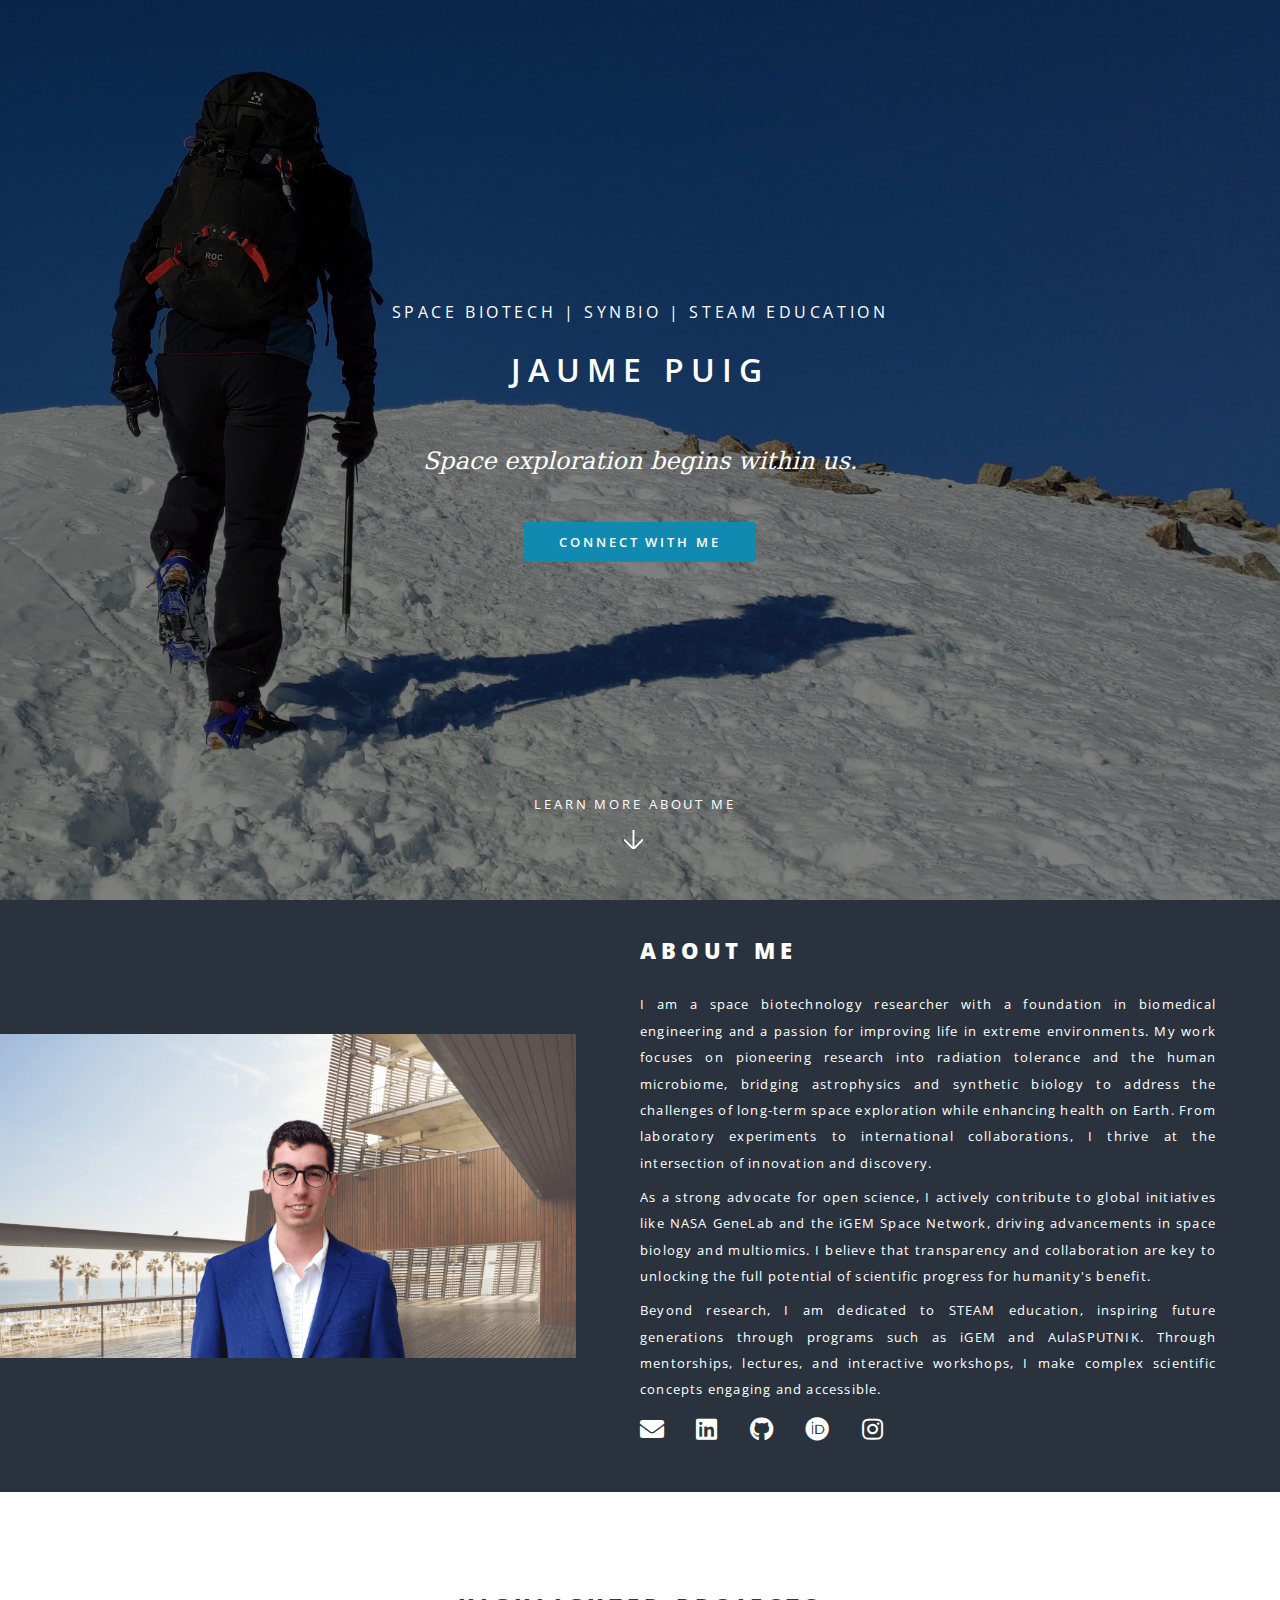
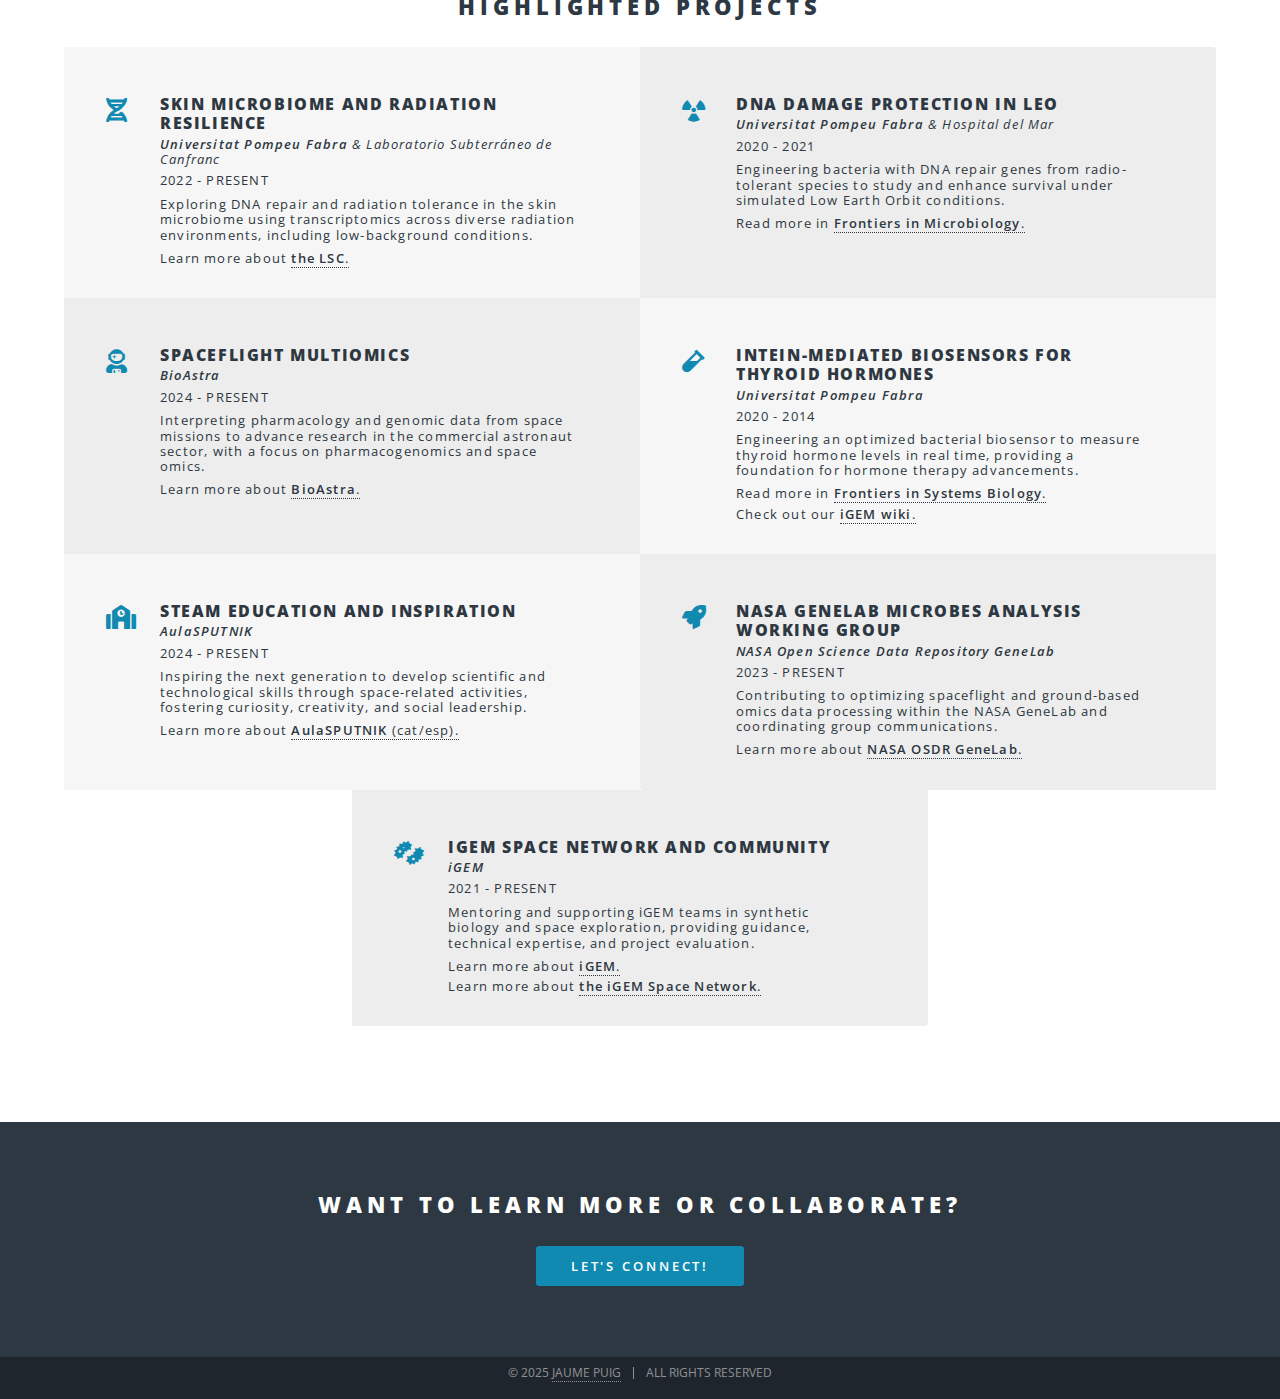
<file: index.html>
<!DOCTYPE HTML>
<html>
	<head>
		<title>Jaume Puig</title>
		<meta charset="utf-8" />
		<meta name="viewport" content="width=device-width, initial-scale=1, user-scalable=no" />
		<link rel="stylesheet" href="assets/css/main.css" />
		<noscript><link rel="stylesheet" href="assets/css/noscript.css" /></noscript>
		<link rel="icon" href="images/icon.png" type="image/x-icon" />

		<!-- Google tag (gtag.js) -->
		<script async src="https://www.googletagmanager.com/gtag/js?id=G-BNRCCQG4MD"></script>
		<script>
		window.dataLayer = window.dataLayer || [];
		function gtag(){dataLayer.push(arguments);}
		gtag('js', new Date());
		gtag('config', 'G-BNRCCQG4MD');
		</script>
	</head>
	<body class="landing is-preload">

		<!-- Page Wrapper -->
			<div id="page-wrapper">

				<!-- Banner -->
					<section id="banner">
						<div class="inner">
							<p>Space Biotech | SynBio | STEAM Education</p>
							<p style="font-size: 2em;"><b>JAUME PUIG</b></p>
							<p style="text-transform: none; font-family: 'Serif'; font-size: 1.5em; letter-spacing: 0em;"><i>Space exploration begins within us.</i></p>
							<ul class="actions special">
								<li><a href="https://www.linkedin.com/in/jaume-puig/" class="button primary">Connect With Me</a></li>
							</ul>
						</div>
						<a href="#aboutme" class="more scrolly">Learn More About Me</a>
					</section>

				<!-- About Me -->
					<section id="aboutme" class="wrapper alt style2">
						<section class="spotlight">
							<div class="image"><img src="images/me.png" alt="" /></div><div class="content">
								<h2>About Me</h2>
								<p style="margin-top: 0; margin-bottom: 0.6em; text-align: justify; font-size: 0.8em;">I am a space biotechnology researcher with a foundation in biomedical engineering and a passion for improving life in extreme environments. My work focuses on pioneering research into radiation tolerance and the human microbiome, bridging astrophysics and synthetic biology to address the challenges of long-term space exploration while enhancing health on Earth. From laboratory experiments to international collaborations, I thrive at the intersection of innovation and discovery.</p>
								<p style="margin-top: 0; margin-bottom: 0.6em; text-align: justify; font-size: 0.8em;">As a strong advocate for open science, I actively contribute to global initiatives like NASA GeneLab and the iGEM Space Network, driving advancements in space biology and multiomics. I believe that transparency and collaboration are key to unlocking the full potential of scientific progress for humanity's benefit.</p>
								<p style="margin-top: 0; margin-bottom: 1em; text-align: justify; font-size: 0.8em;">Beyond research, I am dedicated to STEAM education, inspiring future generations through programs such as iGEM and AulaSPUTNIK. Through mentorships, lectures, and interactive workshops, I make complex scientific concepts engaging and accessible.</p>
								<ul class="icons" style="font-size: 1.5em;">
									<li><a href="mailto:jaume.p98@gmail.com" class="icon solid fa-envelope"><span class="label">Email</span></a></li>
									<li><a href="https://www.linkedin.com/in/jaume-puig/" class="icon brands fa-linkedin"><span class="label">LinkedIn</span></a></li>
									<li><a href="https://github.com/JaumePuig98" class="icon brands fa-github"><span class="label">GitHub</span></a></li>
									<li><a href="https://orcid.org/0000-0002-4411-8807" class="icon brands fa-orcid"><span class="label">OrcID</span></a></li>
									<li><a href="https://www.instagram.com/jaume.puig98/" class="icon brands fa-instagram"><span class="label">Instagram</span></a></li>
								</ul>
							</div>
						</section>
					</section>

				<!-- Projects -->
					<section id="projects" class="wrapper style3 special">
						<div class="inner">
							<h2>Highlighted Projects</h2>
							<ul class="features">
								<li class="icon solid fa-dna">
									<header>
										<h4 style="margin-top: 0; margin-bottom: 0.4em; font-size: 1em; line-height: 1.2; letter-spacing: 0.1em;">Skin Microbiome and Radiation Resilience
										</h4>
										<p style="margin-top: 0; margin-bottom: 0; font-size: 0.8em; line-height: 1.2;"><b><i>Universitat Pompeu Fabra</b> & Laboratorio Subterráneo de Canfranc</i></p>
										<p style="margin-top: 0; margin-bottom: 0; font-size: 0.8em;">2022 - PRESENT</p>
									</header>
									<p style="font-size: 0.8em; margin-bottom: 0.6em; line-height: 1.2;">Exploring DNA repair and radiation tolerance in the skin microbiome using transcriptomics across diverse radiation environments, including low-background conditions.
									</p>
									<p style="font-size: 0.8em; line-height: 1.2; margin-bottom: 0;">Learn more about <a href="https://lsc-canfranc.es/en/home-2/"><b>the LSC</b>.</a></p>
								</li>
								<li class="icon solid fa-radiation">
									<header>
										<h4 style="margin-top: 0; margin-bottom: 0.4em; font-size: 1em; line-height: 1.2; letter-spacing: 0.1em;">DNA Damage Protection in LEO
										</h4>
										<p style="margin-top: 0; margin-bottom: 0; font-size: 0.8em; line-height: 1.2;"><b><i>Universitat Pompeu Fabra</b> & Hospital del Mar</i></p>
										<p style="margin-top: 0; margin-bottom: 0; font-size: 0.8em;">2020 - 2021</p>
									</header>
									<p style="font-size: 0.8em; margin-bottom: 0.6em; line-height: 1.2;">Engineering bacteria with DNA repair genes from radio-tolerant species to study and enhance survival under simulated Low Earth Orbit conditions.
									</p>
									<p style="font-size: 0.8em; line-height: 1.2; margin-bottom: 0;">Read more in <a href="https://www.frontiersin.org/journals/microbiology/articles/10.3389/fmicb.2021.789668/full"><b>Frontiers in Microbiology</b>.</a></p>
								</li>
								<li class="icon solid fa-user-astronaut">
									<header>
										<h4 style="margin-top: 0; margin-bottom: 0.4em; font-size: 1em; line-height: 1.2; letter-spacing: 0.1em;">Spaceflight Multiomics
										</h4>
										<p style="margin-top: 0; margin-bottom: 0; font-size: 0.8em; line-height: 1.2;"><b><i>BioAstra</b></i></p>
										<p style="margin-top: 0; margin-bottom: 0; font-size: 0.8em;">2024 - PRESENT</p>
									</header>
									<p style="font-size: 0.8em; margin-bottom: 0.6em; line-height: 1.2;">Interpreting pharmacology and genomic data from space missions to advance research in the commercial astronaut sector, with a focus on pharmacogenomics and space omics.
									</p>
									<p style="font-size: 0.8em; line-height: 1.2; margin-bottom: 0;">Learn more about <a href="https://www.bioastra.org/"><b>BioAstra</b>.</a></p>
								</li>
								<li class="icon solid fa-vial">
									<header>
										<h4 style="margin-top: 0; margin-bottom: 0.4em; font-size: 1em; line-height: 1.2; letter-spacing: 0.1em;">Intein-Mediated Biosensors for Thyroid Hormones
										</h4>
										<p style="margin-top: 0; margin-bottom: 0; font-size: 0.8em; line-height: 1.2;"><b><i>Universitat Pompeu Fabra</b></i></p>
										<p style="margin-top: 0; margin-bottom: 0; font-size: 0.8em;">2020 - 2014</p>
									</header>
									<p style="font-size: 0.8em; margin-bottom: 0.6em; line-height: 1.2;">Engineering an optimized bacterial biosensor to measure thyroid hormone levels in real time, providing a foundation for hormone therapy advancements.
									</p>
									<p style="font-size: 0.8em; line-height: 1.2; margin-bottom: 0.4em;">Read more in <a href="https://www.frontiersin.org/journals/systems-biology/articles/10.3389/fsysb.2024.1270071/full"><b>Frontiers in Systems Biology</b>.</a></p>
									<p style="font-size: 0.8em; line-height: 1.2; margin-bottom: 0;">Check out our <a href="https://2020.igem.org/Team:UPF_Barcelona"><b>iGEM wiki</b>.</a></p>
								</li>
								<li class="icon solid fa-school">
									<header>
										<h4 style="margin-top: 0; margin-bottom: 0.4em; font-size: 1em; line-height: 1.2; letter-spacing: 0.1em;">STEAM Education and Inspiration
										</h4>
										<p style="margin-top: 0; margin-bottom: 0; font-size: 0.8em; line-height: 1.2;"><b><i>AulaSPUTNIK</b></i></p>
										<p style="margin-top: 0; margin-bottom: 0; font-size: 0.8em;">2024 - PRESENT</p>
									</header>
									<p style="font-size: 0.8em; margin-bottom: 0.6em; line-height: 1.2;">Inspiring the next generation to develop scientific and technological skills through space-related activities, fostering curiosity, creativity, and social leadership.
									</p>
									<p style="font-size: 0.8em; line-height: 1.2; margin-bottom: 0;">Learn more about <a href="https://aulasputnik.com/"><b>AulaSPUTNIK</b> (cat/esp).</a></p>
								</li>
								<li class="icon solid fa-rocket">
									<header>
										<h4 style="margin-top: 0; margin-bottom: 0.4em; font-size: 1em; line-height: 1.2; letter-spacing: 0.1em;">NASA GeneLab Microbes Analysis Working Group
										</h4>
										<p style="margin-top: 0; margin-bottom: 0; font-size: 0.8em; line-height: 1.2;"><b><i>NASA Open Science Data Repository GeneLab</b></i></p>
										<p style="margin-top: 0; margin-bottom: 0; font-size: 0.8em;">2023 - PRESENT</p>
									</header>
									<p style="font-size: 0.8em; margin-bottom: 0.6em; line-height: 1.2;">Contributing to optimizing spaceflight and ground-based omics data processing within the NASA GeneLab and coordinating group communications.
									</p>
									<p style="font-size: 0.8em; line-height: 1.2; margin-bottom: 0;">Learn more about <a href="https://genelab.nasa.gov/"><b>NASA OSDR GeneLab</b>.</a></p>
								</li>
								<li class="icon solid fa-bacteria">
									<header>
										<h4 style="margin-top: 0; margin-bottom: 0.4em; font-size: 1em; line-height: 1.2; letter-spacing: 0.1em;">iGEM Space Network and Community
										</h4>
										<p style="margin-top: 0; margin-bottom: 0; font-size: 0.8em; line-height: 1.2;"><b><i>iGEM</b></i></p>
										<p style="margin-top: 0; margin-bottom: 0; font-size: 0.8em;">2021 - PRESENT</p>
									</header>
									<p style="font-size: 0.8em; margin-bottom: 0.6em; line-height: 1.2;">Mentoring and supporting iGEM teams in synthetic biology and space exploration, providing guidance, technical expertise, and project evaluation.
									</p>
									<p style="font-size: 0.8em; line-height: 1.2; margin-bottom: 0.4em;">Learn more about <a href="https://igem.org/"><b>iGEM</b>.</a></p>
									<p style="font-size: 0.8em; line-height: 1.2; margin-bottom: 0;">Learn more about <a href="https://technology.igem.org/space"><b>the iGEM Space Network</b>.</a></p>
								</li>
								
							</ul>
						</div>
					</section>

				<!-- Connect -->
					<section id="connect" class="wrapper style4" style="text-align: center; padding: 4em 0;">
						<div class="inner">
							<header>
								<h2>Want to learn more or collaborate?</h2>
							</header>
							<p class="actions" style="display: inline-block; margin: 0em;"></ul>
								<a href="https://www.linkedin.com/in/jaume-puig/" class="button fit primary" style="margin-top: 0em;">Let's Connect!</a>
							</p>
						</div>
					</section>

				<!-- Footer -->
					<footer id="footer">
						<ul class="copyright" style="margin-top: 0; margin-bottom: 1em;">
							<li>&copy; 2025 <a href="#banner">Jaume Puig</a></li><li>All rights reserved</li>
						</ul>
					</footer>
			</div>

		<!-- Scripts -->
			<script src="assets/js/jquery.min.js"></script>
			<script src="assets/js/jquery.scrollex.min.js"></script>
			<script src="assets/js/jquery.scrolly.min.js"></script>
			<script src="assets/js/browser.min.js"></script>
			<script src="assets/js/breakpoints.min.js"></script>
			<script src="assets/js/util.js"></script>
			<script src="assets/js/main.js"></script>

	</body>
</html>
</file>
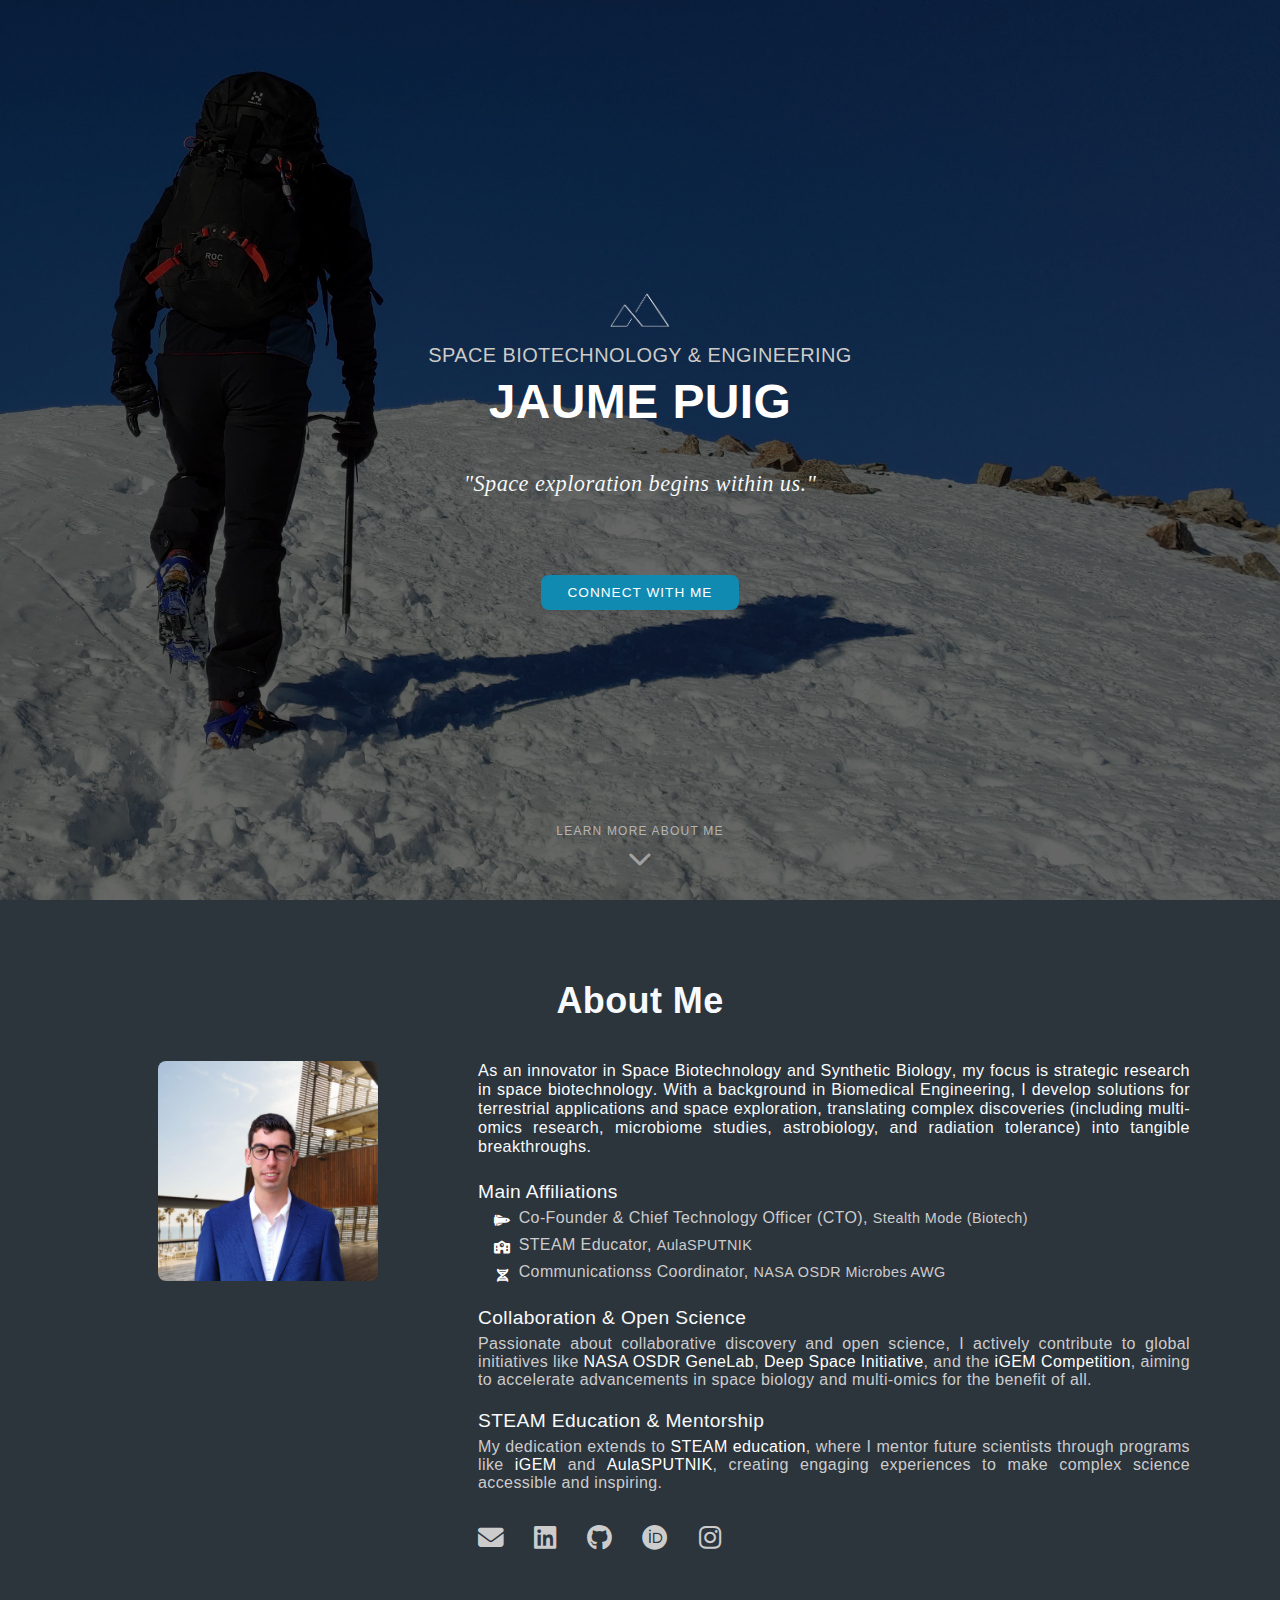
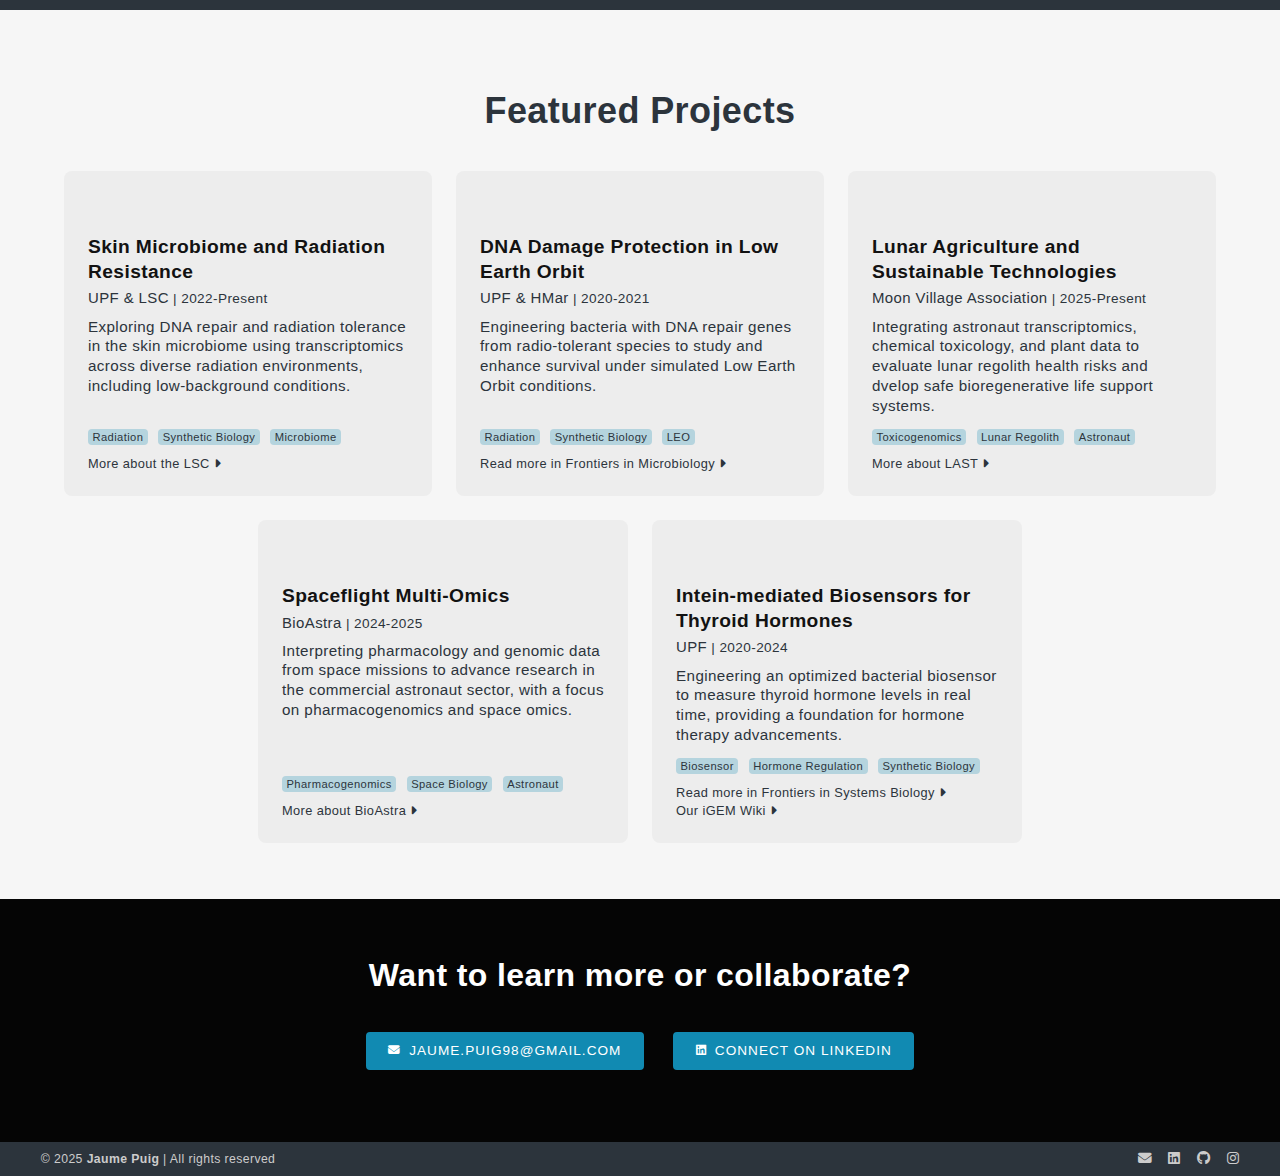
<file: jaumepuig98@github.io/index.html>
<!DOCTYPE html>
<html lang="en">
<head>
    <meta charset="UTF-8">
    <meta name="viewport" content="width=device-width, initial-scale=1.0">
    <title>Jaume Puig</title>
    <link rel="stylesheet" href="assets/css/styles-main.css">
    <link rel="icon" href="images/icon.png" type="image/x-icon">

    <!-- FontAwesome for icons -->
    <link rel="stylesheet" href="https://cdnjs.cloudflare.com/ajax/libs/font-awesome/6.7.2/css/all.min.css">

    <!-- Google Fonts -->
    <link rel="stylesheet" href="https://fonts.googleapis.com/css?family=Open+Sans:400,400italic,600,600italic,800,800italic">

    <!-- Google tag (gtag.js) -->
    <script async src="https://www.googletagmanager.com/gtag/js?id=G-BNRCCQG4MD"></script>
    <script>
        window.dataLayer = window.dataLayer || [];
        function gtag(){dataLayer.push(arguments);}
        gtag('js', new Date());
        gtag('config', 'G-BNRCCQG4MD');
    </script>
</head>
<body>
    <!-- Banner Section -->
    <section id="banner">
        <!-- Content for the banner will go here -->
        <div class="banner-overlay"></div> 
        <div class="banner-content">
            <img src="images/icon.png" alt="Jaume Puig" class="icon-banner">
            <p class="subtitle">Space Biotechnology & Engineering</p>
            <h1>JAUME PUIG</h1>
            <p class="tagline">"Space exploration begins within us."</p>
            <div class="banner-buttons">
                <a href="https://www.linkedin.com/in/jaume-puig/" target="_blank" rel="noopener noreferrer" class="button button-banner-primary">Connect with me</a>
            </div>
        </div>
        <a href="#aboutme" class="scroll-down-link" aria-label="Scroll to About Me section">
            <span class="scroll-down-text">LEARN MORE ABOUT ME</span>
            <i class="fas fa-chevron-down scroll-down-arrow"></i>
        </a>
    </section>

    <!-- About Me Section -->
    <section id="aboutme">
        <div class="container about-me-container"> 
            <h2>About Me</h2>
            <div class="about-me-content">
                <div class="about-me-image-column">
                    <img src="images/profile.png" alt="Jaume Puig" class="profile-picture-main">
                </div>
                <div class="about-me-text-column">
                    <p class="about-me-intro">
                        As an innovator in <strong>Space Biotechnology</strong> and <strong>Synthetic Biology</strong>, my focus is <strong>strategic research in space biotechnology</strong>. With a background in Biomedical Engineering, I develop solutions for terrestrial applications and space exploration, translating complex discoveries (including multi-omics research, microbiome studies, astrobiology, and radiation tolerance) into tangible breakthroughs.
                    </p>

                    <div class="about-me-affiliations">
                        <h3>Main Affiliations</h3>
                        <ul>
                            <!-- 
                            <li><i class="fas fa-circle-radiation about-me-affiliation-icon"></i>
                                <span>PhD Candidate,&nbsp;<b><a href="https://www.snolab.ca/" target="_blank" rel="noopener noreferrer" class="website-link">SNOLAB</a></b></span></li>
                            -->
                            <li><i class="fas fa-shuttle-space about-me-affiliation-icon"></i>
                                <span>Co-Founder & Chief Technology Officer (CTO),&nbsp;<b><a href="" target="_blank" rel="noopener noreferrer" class="website-link">Stealth Mode (Biotech)</a></b></span></li>
                            <li><i class="fas fa-school about-me-affiliation-icon"></i>
                                <span>STEAM Educator,&nbsp;<b><a href="https://aulasputnik.com/es/inicio/" target="_blank" rel="noopener noreferrer" class="website-link">AulaSPUTNIK</a></b></span></li>
                            <li><i class="fas fa-dna about-me-affiliation-icon"></i>
                                <span>Communicationss Coordinator,&nbsp;<b><a href="https://www.nasa.gov/osdr/" target="_blank" rel="noopener noreferrer" class="website-link">NASA OSDR Microbes AWG</a></b></span></li>
                        </ul>
                    </div>
    
                    <h3>Collaboration & Open Science</h3>
                    <p>
                       Passionate about collaborative discovery and open science, I actively contribute to global initiatives like <strong>NASA OSDR GeneLab</strong>, <strong>Deep Space Initiative</strong>, and the <strong>iGEM Competition</strong>, aiming to accelerate advancements in space biology and multi-omics for the benefit of all.
                    </p>

                    <h3>STEAM Education & Mentorship</h3>
                    <p>
                        My dedication extends to <strong>STEAM education</strong>, where I mentor future scientists through programs like <strong>iGEM</strong> and <strong>AulaSPUTNIK</strong>, creating engaging experiences to make complex science accessible and inspiring.
                    </p>
                    
                    <div class="about-me-social-icons">
                        <a href="mailto:jaume.puig98@gmail.com" class="social-icon-item" aria-label="Email"> 
                            <i class="fas fa-envelope"></i>
                        </a>
                        <a href="https://linkedin.com/in/jaumepuig98" target="_blank" rel="noopener noreferrer" class="social-icon-item" aria-label="LinkedIn">
                            <i class="fab fa-linkedin"></i>
                        </a>
                        <a href="https://github.com/jaumepuig98" target="_blank" rel="noopener noreferrer" class="social-icon-item" aria-label="GitHub">
                            <i class="fab fa-github"></i>
                        </a>
                        <a href="https://orcid.org/0000-0002-4411-8807" target="_blank" rel="noopener noreferrer" class="social-icon-item" aria-label="OrcID">
                            <i class="fab fa-orcid"></i>
                        </a>
                        <a href="https://instagram.com/jaume.puig98" target="_blank" rel="noopener noreferrer" class="social-icon-item" aria-label="Instagram">
                            <i class="fab fa-instagram"></i>
                        </a>
                    </div>
                </div>
            </div>
        </div>
    </section>

    <!-- Projects Section -->
    <!-- Projects Section -->
    <section id="projects">
        <div class="container projects-outer-container">
            <h2 class="projects-title">Featured Projects</h2>
            <div class="projects-grid">

                    <!-- Project Card 1 -->
                    <div class="project-card">
                        <div class="project-card-icon-container">
                            <i class="fas fa-circle-radiation project-card-icon"></i>
                        </div>
                        <h3 class="project-card-title">Skin Microbiome and Radiation Resistance</h3>
                        <p class="project-card-org-date"><strong>UPF & LSC</strong> | 2022-Present</p>
                        <p class="project-card-description">
                            Exploring DNA repair and radiation tolerance in the skin microbiome using transcriptomics across diverse radiation environments, including low-background conditions.
                        </p>
                        <div class="project-card-tags">
                            <span class="tag">Radiation</span>
                            <span class="tag">Synthetic Biology</span>
                            <span class="tag">Microbiome</span>
                        </div>
                        <div class="project-card-links">
                            <a href="https://lsc-canfranc.es/en/home-2/" target="_blank" rel="noopener noreferrer" class="project-link">More about the LSC <i class="fas fa-caret-right"></i></a>
                        </div>
                    </div>

                    <!-- Project Card 2 -->
                    <div class="project-card">
                        <div class="project-card-icon-container">
                            <i class="fas fa-dna project-card-icon"></i>
                        </div>
                        <h3 class="project-card-title">DNA Damage Protection in Low Earth Orbit</h3>
                        <p class="project-card-org-date"><strong>UPF & HMar</strong> | 2020-2021</p>
                        <p class="project-card-description">
                            Engineering bacteria with DNA repair genes from radio-tolerant species to study and enhance survival under simulated Low Earth Orbit conditions.
                        </p>
                        <div class="project-card-tags">
                            <span class="tag">Radiation</span>
                            <span class="tag">Synthetic Biology</span>
                            <span class="tag">LEO</span>
                        </div>
                        <div class="project-card-links">
                            <a href="https://www.frontiersin.org/journals/microbiology/articles/10.3389/fmicb.2021.789668/full" target="_blank" rel="noopener noreferrer" class="project-link">Read more in Frontiers in Microbiology <i class="fas fa-caret-right"></i></a>
                        </div>
                    </div>

                    <!-- Project Card 3 -->
                    <div class="project-card">
                        <div class="project-card-icon-container">
                            <i class="fas fa-leaf project-card-icon"></i>
                        </div>
                        <h3 class="project-card-title">Lunar Agriculture and Sustainable Technologies</h3>
                        <p class="project-card-org-date"><strong>Moon Village Association</strong> | 2025-Present</p>
                        <p class="project-card-description">
                            Integrating astronaut transcriptomics, chemical toxicology, and plant data to evaluate lunar regolith health risks and dvelop safe bioregenerative life support systems.
                        </p>
                        <div class="project-card-tags">
                            <span class="tag">Toxicogenomics</span>
                            <span class="tag">Lunar Regolith</span>
                            <span class="tag">Astronaut</span>
                        </div>
                        <div class="project-card-links">
                            <a href="https://moonvillageassociation.org/working-groups/lunar-agriculture-and-sustainable-technologies-last/" target="_blank" rel="noopener noreferrer" class="project-link">More about LAST <i class="fas fa-caret-right"></i></a>
                        </div>
                    </div>

                    <!-- Project Card 4 -->
                    <div class="project-card">
                        <div class="project-card-icon-container">
                            <i class="fas fa-leaf project-card-icon"></i>
                        </div>
                        <h3 class="project-card-title">Spaceflight Multi-Omics</h3>
                        <p class="project-card-org-date"><strong>BioAstra</strong> | 2024-2025</p>
                        <p class="project-card-description">
                            Interpreting pharmacology and genomic data from space missions to advance research in the commercial astronaut sector, with a focus on pharmacogenomics and space omics.
                        </p>
                        <div class="project-card-tags">
                            <span class="tag">Pharmacogenomics</span>
                            <span class="tag">Space Biology</span>
                            <span class="tag">Astronaut</span>
                        </div>
                        <div class="project-card-links">
                            <a href="https://www.bioastra.org/" target="_blank" rel="noopener noreferrer" class="project-link">More about BioAstra <i class="fas fa-caret-right"></i></a>
                        </div>
                    </div>

                    <!-- Project Card 5 -->
                    <div class="project-card">
                        <div class="project-card-icon-container">
                            <i class="fas fa-leaf project-card-icon"></i>
                        </div>
                        <h3 class="project-card-title">Intein-mediated Biosensors for Thyroid Hormones</h3>
                        <p class="project-card-org-date"><strong>UPF</strong> | 2020-2024</p>
                        <p class="project-card-description">
                            Engineering an optimized bacterial biosensor to measure thyroid hormone levels in real time, providing a foundation for hormone therapy advancements.
                        </p>
                        <div class="project-card-tags">
                            <span class="tag">Biosensor</span>
                            <span class="tag">Hormone Regulation</span>
                            <span class="tag">Synthetic Biology</span>
                        </div>
                        <div class="project-card-links">
                            <a href="https://www.frontiersin.org/journals/systems-biology/articles/10.3389/fsysb.2024.1270071/full" target="_blank" rel="noopener noreferrer" class="project-link">Read more in Frontiers in Systems Biology <i class="fas fa-caret-right"></i></a><br>
                            <a href="https://2020.igem.org/Team:UPF_Barcelona" target="_blank" rel="noopener noreferrer" class="project-link">Our iGEM Wiki <i class="fas fa-caret-right"></i></a>
                        </div>
                    </div>


            </div>
            
        </div>
    </section>

    <!-- Contact Section -->
    <section id="contact">
        <div class="contact-section-overlay"></div> 
            <h2 class="contact-title">Want to learn more or collaborate?</h2> 
            <p class="contact-intro">
            </p>
            <div class="contact-methods">
                <a href="mailto:jaumepuig98@example.com" class="contact-method-item email">
                    <i class="fas fa-envelope contact-icon"></i>
                    <span>jaume.puig98@gmail.com</span>
                </a>
                <a href="https://linkedin.com/in/jaume-puig" target="_blank" rel="noopener noreferrer" class="contact-method-item linkedin">
                    <i class="fab fa-linkedin contact-icon"></i>
                    <span>Connect on LinkedIn</span>
                </a>
            </div>
    </section>

    <!-- Footer -->
    <footer id="footer">
        <ul class="social-icons">
            <li><a href="mailto:jaume.puig98@gmail.com" class="icon"><i class="fas fa-envelope"></i></a></li>
            <li><a href="https://linkedin.com/in/jaume-puig" target="_blank" class="icon"><i class="fab fa-linkedin"></i></a></li>
            <li><a href="https://github.com/jaumepuig98" target="_blank" class="icon"><i class="fab fa-github"></i></a></li>
            <li><a href="https://instagram.com/jaume.puig98" target="_blank" class="icon"><i class="fab fa-instagram"></i></a></li>
            <!-- <li><a href="jaume-puig.vcf" download="JaumePuig_Contact.vcf" class="icon"><i class="fas fa-address-card"></i></a></li>
            -->
        </ul>
        
        <p>&copy; 2025 <a href="#banner" class="footer-link">Jaume Puig</a> | All rights reserved</p>
    </footer>

    <script src="assets/js/script-main.js"></script>
    <a href="#banner" id="scrollToTopBtn" class="scroll-to-top-btn" title="Go to top" aria-label="Scroll back to top">
        <i class="fas fa-arrow-up"></i>
    </a>
</body>
</html>
</file>
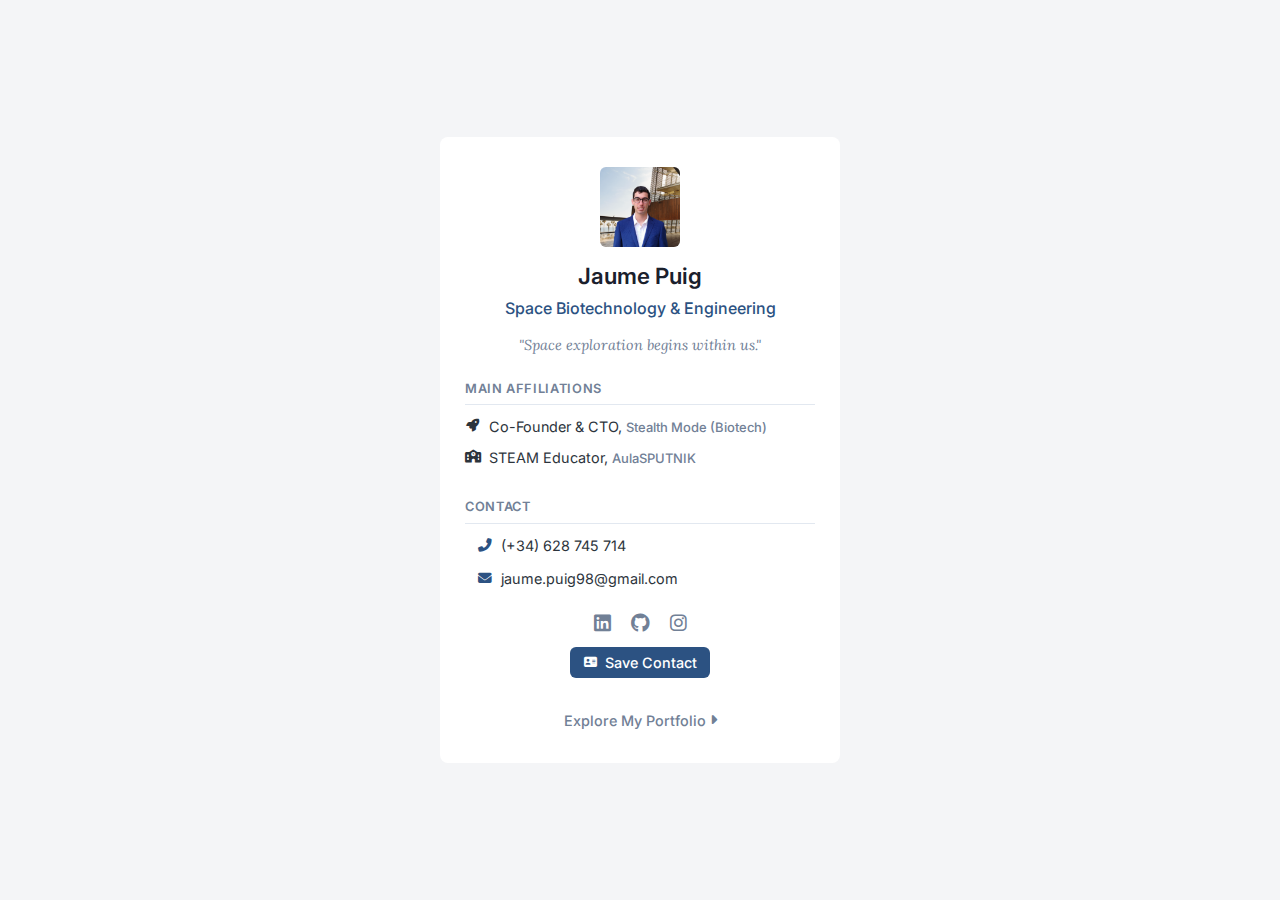
<file: bcard.html>
<!DOCTYPE html>
<html lang="en">
<head>
    <meta charset="UTF-8">
    <meta name="viewport" content="width=device-width, initial-scale=1.0, maximum-scale=1.0, user-scalable=no">
    <!-- Configures the viewport for responsiveness:
         width=device-width: Sets the width of the viewport to the device width.
         initial-scale=1.0: Sets the initial zoom level.
         maximum-scale=1.0: Prevents zooming in beyond the initial scale.
         user-scalable=no: Disables user zooming (can be an accessibility concern, use judiciously).
    -->
    <!-- Title and Favicon -->
    <title>Jaume Puig</title>
    <link rel="icon" href="images/icon.png" type="image/x-icon">

    <!-- Stylesheets -->
    <link rel="stylesheet" href="assets/css/styles-bcard.css">
    <!-- Main stylesheet for the business card.
         Contains styles for layout, typography, and responsive design.
         Ensure this file is in the assets directory relative to this HTML file.
    -->
    <link rel="stylesheet" href="https://cdnjs.cloudflare.com/ajax/libs/font-awesome/6.7.2/css/all.min.css">
    <!-- Font Awesome for icons.
         Uses a CDN link to load the latest version of Font Awesome.
         Ensure you have an internet connection to load these icons.
    -->
    <!-- Google Fonts -->
    <link rel="preconnect" href="https://fonts.googleapis.com">
    <link rel="preconnect" href="https://fonts.gstatic.com" crossorigin>
    <link href="https://fonts.googleapis.com/css2?family=Inter:wght@300;400;500;600;700&family=Lora:ital,wght@0,400;0,500;0,600;1,400;1,500&display=swap" rel="stylesheet">
    <!-- Google Fonts for typography.
         Preconnects to Google Fonts for performance.
         Loads Inter and Lora fonts with various weights.
         Ensure you have an internet connection to load these fonts.
    -->

    <!-- Google tag (gtag.js) -->
    <script async src="https://www.googletagmanager.com/gtag/js?id=G-MZS74X3Z19"></script>
    <script>
    window.dataLayer = window.dataLayer || [];
    function gtag(){dataLayer.push(arguments);}
    gtag('js', new Date());

    gtag('config', 'G-MZS74X3Z19');
    </script>

    </head>
<body>
    <div class="card-wrapper">
        <div class="card-container">
            <header class="card-header">
                <img src="images/profile.png" alt="Jaume Puig" class="profile-photo">
                <h1 class="name">Jaume Puig</h1>
                <p class="main-title">Space Biotechnology & Engineering</p>
                <!-- <p class="secondary-title">Space Biotechnology Researcher & Biomedical Engineer</p>
                -->    
            </header>

            <section class="quote-section">
                <p class="personal-quote">"Space exploration begins within us."</p>
                </section>

            <section class="affiliations">
                <h2 class="section-title">Main Affiliations</h2>
                <ul>
                    <!-- <li><i class="fas fa-circle-radiation affiliation-icon"></i><span>PhD Candidate,&nbsp;<b><a href="https://www.snolab.ca/" target="_blank" rel="noopener noreferrer" class="website-link">SNOLAB</a></b></span></li>
                    -->
                    <li><i class="fas fa-rocket affiliation-icon"></i><span>Co-Founder & CTO,&nbsp;<b><a href="" target="_blank" rel="noopener noreferrer" class="website-link">Stealth Mode (Biotech)</a></b></span></li>
                    <li><i class="fas fa-school affiliation-icon"></i><span>STEAM Educator,&nbsp;<b><a href="https://aulasputnik.com/es/inicio/" target="_blank" rel="noopener noreferrer" class="website-link">AulaSPUTNIK</a></b></span></li>
                    <!-- <li><i class="fas fa-dna affiliation-icon"></i><span>Comms Coordinator,&nbsp;<b><a href="https://www.nasa.gov/osdr/" target="_blank" rel="noopener noreferrer" class="website-link">NASA OSDR Microbes AWG</a></b></span></li>
                    -->
                </ul>
            </section>

            <section class="contact-details">
                <h2 class="section-title">Contact</h2>
                <div class="info-item">
                    <i class="fas fa-phone-alt info-icon"></i>
                    <a href="tel:+34628745714" class="info-link">(+34) 628 745 714</a>
                    </div>
                <div class="info-item">
                    <i class="fas fa-envelope info-icon"></i>
                    <a href="mailto:jaume.puig98@gmail.com" class="info-link">jaume.puig98@gmail.com</a>
                    </div>
                <!--
                <div class="info-item">
                    <i class="fas fa-link info-icon"></i>
                    <a href="https://jaumepuig98.github.io" target="_blank" rel="noopener noreferrer" class="info-link">jaumepuig98.github.io</a>
                    <!-- Link to personal website.
                         target="_blank": Opens link in a new tab.
                         rel="noopener noreferrer": Security measure for target="_blank" links.
                    
                </div>
                -->
            </section>

            <section class="social-media-links">
                <a href="https://linkedin.com/in/jaume-puig" target="_blank" rel="noopener noreferrer" class="social-icon-link" aria-label="LinkedIn">
                    <i class="fab fa-linkedin"></i>
                    </a>
                <a href="https://github.com/jaumepuig98" target="_blank" rel="noopener noreferrer" class="social-icon-link" aria-label="GitHub">
                    <i class="fab fa-github"></i>
                    </a>
                <a href="https://instagram.com/jaume.puig98" target="_blank" rel="noopener noreferrer" class="social-icon-link" aria-label="Instagram">
                    <i class="fab fa-instagram"></i>
                    </a>
            </section>

            <section class="action-buttons">
                <a href="jaume-puig.vcf" download="JaumePuig_Contact.vcf" class="action-button vcard-button">
                    <!-- Link to download the vCard file.
                         download="JaumePuig_Contact.vcf": Prompts browser to download the linked file with this filename.
                         Assumes jaume-puig.vcf is in the same directory as this HTML file.
                    -->
                    <i class="fas fa-address-card"></i>
                    Save Contact
                </a>
            </section>

            <footer class="card-footer">
                <a href="index.html" class="website-link">
                    Explore My Portfolio
                    <i class="fas fa-caret-right"></i>
                </a>
            </footer>
        </div>
        </div>
    <script src="assets/js/script-bcard.js"></script>
    </body>
</html>
</file>
<file: blog.html>
<!DOCTYPE html>
<html lang="en">
<head>
    <meta charset="UTF-8">
    <meta name="viewport" content="width=device-width, initial-scale=1.0">

    <!-- SEO -->
    <meta name="description" content="We Cannot See What Background Radiation Does to Life — Because We Are Always Inside It. An essay by Jaume Puig, PhD Candidate in Radiation Biology at Laurentian University / SNOLAB.">
    <meta name="author" content="Jaume Puig">
    <meta name="robots" content="index, follow">

    <!-- Open Graph -->
    <meta property="og:title" content="We Cannot See What Background Radiation Does to Life — Jaume Puig">
    <meta property="og:description" content="An essay on the structural bottleneck at the heart of radiation biology, and why now is the right moment to address it.">
    <meta property="og:image" content="https://jaumepuig98.github.io/assets/images/profile.png">
    <meta property="og:type" content="article">
    <meta property="og:url" content="https://jaumepuig98.github.io/essay.html">

    <!-- Theme color -->
    <meta name="theme-color" media="(prefers-color-scheme: light)" content="#F8FAFC">
    <meta name="theme-color" media="(prefers-color-scheme: dark)" content="#020617">

    <title>We Cannot See What Background Radiation Does to Life — Jaume Puig</title>
    <link rel="icon" href="assets/images/icon.svg" type="image/svg+xml">

    <!-- Fonts -->
    <link rel="preconnect" href="https://fonts.googleapis.com">
    <link rel="preconnect" href="https://fonts.gstatic.com" crossorigin>
    <link href="https://fonts.googleapis.com/css2?family=Plus+Jakarta+Sans:wght@300;400;500;600&family=Space+Grotesk:wght@500;600;700&display=swap" rel="stylesheet">

    <!-- Icons -->
    <link rel="preload" href="https://cdnjs.cloudflare.com/ajax/libs/font-awesome/6.5.2/css/all.min.css" as="style" onload="this.onload=null;this.rel='stylesheet'">
    <noscript><link rel="stylesheet" href="https://cdnjs.cloudflare.com/ajax/libs/font-awesome/6.5.2/css/all.min.css"></noscript>

    <!-- Canonical URL -->
    <link rel="canonical" href="https://jaumepuig98.github.io/essay.html">

    <!-- Styles -->
    <link rel="stylesheet" href="assets/css/main.css">

    <!-- Analytics -->
    <script async src="https://www.googletagmanager.com/gtag/js?id=G-BNRCCQG4MD"></script>
    <script>
        window.dataLayer = window.dataLayer || [];
        function gtag(){dataLayer.push(arguments);}
        gtag('js', new Date());
        gtag('config', 'G-BNRCCQG4MD');
    </script>

    <style>
        /* Essay-specific layout */
        .essay-page {
            min-height: 100vh;
            padding-top: calc(var(--nav-height) + var(--spacing-xl));
            padding-bottom: var(--spacing-xl);
        }

        .essay-container {
            max-width: 720px;
            margin: 0 auto;
            padding: 0 var(--spacing-lg);
        }

        .essay-back-link {
            display: inline-flex;
            align-items: center;
            gap: var(--spacing-sm);
            font-family: var(--font-heading);
            font-size: 0.85rem;
            font-weight: 600;
            color: var(--color-secondary);
            text-decoration: none;
            letter-spacing: 0.5px;
            text-transform: uppercase;
            margin-bottom: var(--spacing-xl);
            transition: opacity 0.2s;
        }

        .essay-back-link:hover { opacity: 0.75; }

        .essay-header {
            margin-bottom: var(--spacing-xl);
            padding-bottom: var(--spacing-lg);
            border-bottom: 1px solid var(--color-border);
        }

        .essay-label {
            font-family: var(--font-heading);
            font-size: 0.75rem;
            font-weight: 600;
            letter-spacing: 2px;
            text-transform: uppercase;
            color: var(--color-secondary);
            margin-bottom: var(--spacing-md);
        }

        .essay-title {
            font-family: var(--font-heading);
            font-size: clamp(1.6rem, 4vw, 2.4rem);
            font-weight: 700;
            line-height: 1.2;
            color: var(--color-heading);
            margin-bottom: var(--spacing-md);
        }

        .essay-byline {
            font-size: 0.9rem;
            color: var(--color-text-alt);
        }

        .essay-body {
            font-size: 1.05rem;
            line-height: 1.8;
            color: var(--color-text);
        }

        .essay-body h2 {
            font-family: var(--font-heading);
            font-size: 1.25rem;
            font-weight: 700;
            color: var(--color-heading);
            margin-top: var(--spacing-xl);
            margin-bottom: var(--spacing-md);
        }

        .essay-body p {
            margin-bottom: var(--spacing-md);
        }

        .essay-footer {
            margin-top: var(--spacing-xl);
            padding-top: var(--spacing-lg);
            border-top: 1px solid var(--color-border);
        }

        .essay-bio {
            font-style: italic;
            font-size: 0.95rem;
            color: var(--color-text-alt);
            line-height: 1.7;
            margin-bottom: var(--spacing-lg);
        }

        .essay-home-link {
            display: inline-flex;
            align-items: center;
            gap: var(--spacing-sm);
            font-family: var(--font-heading);
            font-size: 0.9rem;
            font-weight: 600;
            color: var(--color-secondary);
            text-decoration: none;
            transition: opacity 0.2s;
        }

        .essay-home-link:hover { opacity: 0.75; }

        /* Minimal nav for essay page */
        .essay-nav {
            position: fixed;
            top: 0;
            left: 0;
            right: 0;
            height: var(--nav-height);
            z-index: 1000;
            background-color: rgba(248, 250, 252, 0.9);
            backdrop-filter: blur(12px);
            -webkit-backdrop-filter: blur(12px);
            border-bottom: 1px solid var(--color-border);
        }

        @media (prefers-color-scheme: dark) {
            .essay-nav {
                background-color: rgba(2, 6, 23, 0.9);
            }
        }

        .essay-nav-container {
            max-width: var(--container-width);
            margin: 0 auto;
            padding: 0 var(--spacing-lg);
            height: 100%;
            display: flex;
            align-items: center;
        }

        .essay-nav-brand {
            display: flex;
            align-items: center;
            gap: 10px;
            font-family: var(--font-heading);
            font-size: 1rem;
            font-weight: 700;
            color: var(--color-heading);
            text-decoration: none;
            transition: opacity 0.2s;
        }

        .essay-nav-brand:hover { opacity: 0.8; }

        .essay-nav-logo {
            width: 28px;
            height: 28px;
        }

        @media (prefers-color-scheme: dark) {
            .essay-nav-logo { filter: invert(1); }
        }

        /* Remove background image — use solid surface colour instead */
        body {
            background-image: none;
            background-color: var(--color-background);
        }
    </style>
</head>
<body>

    <!-- ACCESSIBILITY: Skip to main content -->
    <a href="#essay-content" class="skip-link">Skip to main content</a>

    <!-- TELEMETRY SCROLL BAR -->
    <div id="scroll-progress" aria-hidden="true"></div>

    <!-- MINIMAL NAV -->
    <nav class="essay-nav" aria-label="Site navigation">
        <div class="essay-nav-container">
            <a href="https://jaumepuig98.github.io/" class="essay-nav-brand" aria-label="Jaume Puig – home">
                <img src="assets/images/icon.svg" alt="" aria-hidden="true" class="essay-nav-logo">
                <span>Jaume Puig</span>
            </a>
        </div>
    </nav>

    <!-- ESSAY CONTENT -->
    <main class="essay-page" id="essay-content">
<main class="essay-page" id="essay-content">
        <div class="essay-container">

            <header class="essay-header">
                <p class="essay-label">Essay</p>
                <h1 class="essay-title">We Cannot See What Background Radiation Does to Life, Because We Are Always Inside It</h1>
                <p class="essay-byline">By Jaume Puig, PhD Candidate in Radiation Biology, Laurentian University / SNOLAB</p>
            </header>

            <article class="essay-body">

                <h2>The bottleneck</h2>

                <p>Every living cell on Earth has evolved bathed in a constant low-level field of ionizing radiation, cosmic rays penetrating from above, gamma rays emanating from rock and soil, radioactive potassium decaying inside our own bodies. This background is not a hazard we experience occasionally. It is a permanent, invisible environmental variable, as universal as gravity, as inescapable as atmospheric pressure.</p>

                <p>And for exactly that reason, we have almost no idea what it is doing to biology.</p>

                <p>This is not a gap at the margins of radiation science. It is a hole at the center. The entire field of radiation biology was built to answer questions about dose: what happens when you add more radiation than normal? From X-ray therapy to nuclear accident dosimetry to astronaut safety, the scientific and regulatory frameworks all assume that background is a neutral baseline, a zero from which meaningful exposures are measured. That assumption has never been rigorously tested, because testing it requires removing the background entirely. And removing it requires going underground, very far underground.</p>

                <p>This is a structural bottleneck. Not a funding shortfall, not a technology lag, but a physical and institutional constraint that makes it nearly impossible to do the foundational experiment.</p>

                <h2>Why it cannot be fixed within existing structures</h2>

                <p>The only environments on Earth where background radiation is substantially reduced are deep underground laboratories (DULs), facilities originally built by particle physicists who need to shield sensitive detectors from cosmic ray interference. At SNOLAB in Sudbury, Ontario, the deepest clean lab in the world, located 2 km underground in an active nickel mine, cosmic radiation is reduced by a factor of roughly 50 million compared to the surface. The muon flux that constantly irradiates every surface-level cell culture simply does not exist there.</p>

                <p>There are perhaps five or six such facilities worldwide with meaningful biology programs: SNOLAB (Canada), LNGS Gran Sasso (Italy), Boulby (UK), WIPP (USA), and a handful of others. Taken together, they represent a tiny, fragmented, internationally dispersed infrastructure, all of it built for physics, none of it designed or equipped for the requirements of modern biology.</p>

                <p>Working biology at SNOLAB is genuinely difficult. Access requires descending by cage into an active mine. Experimental design is constrained by what equipment can be transported underground and what can survive the environment. Every protocol must be custom-built from scratch, because standard laboratory workflows assume you have a fully equipped surface lab next door. When results are obtained, reproducing them at another DUL is itself a major undertaking: each facility has different rock composition, different residual radiation spectra, different shielding geometries, and almost no shared biological infrastructure or standardized protocols.</p>

                <p>The institutional gap compounds the physical one. Biology funding agencies do not fund underground facilities. Physics agencies that operate the DULs do not prioritize biological programs. The result is a small number of research groups attempting to do rigorous comparative biology in facilities that treat them as secondary users, with no community-level standards, no shared reagent libraries, no common data formats, and no coordinated experimental calendar. The DULIA-bio workshop series, a community effort to connect European underground biology groups, is a genuine attempt to address this, but it operates without dedicated infrastructure or resources. The field is held together by individual PIs negotiating access on a lab-by-lab basis.</p>

                <h2>The evidence that the bottleneck is real, and the hypothesis it generates</h2>

                <p>Results from underground biology, fragmentary as they are, consistently point in the same direction. Studies at LNGS have shown altered growth rates, genomic instability, and impaired stress response in organisms from bacteria to <em>Drosophila</em> maintained underground. Research from our own group at SNOLAB, the REPAIR project, found that yeast grown in sub-background conditions showed up to 16% slower growth compared to surface controls, and that survival of desiccated yeast in the sub-background environment was significantly reduced, with a more pronounced effect in DNA repair-deficient strains. These are not subtle signals. They suggest that background radiation is not merely tolerated by biology, it may be actively used. The cellular machinery that responds to low-dose radiation stress may be part of normal homeostatic function, not just a damage-repair system.</p>

                <p>This raises a testable hypothesis with broad implications: terrestrial background radiation represents a biological homeostasis zone, and deviations in either direction, downward toward zero or upward toward deep-space levels, trigger stress responses with overlapping molecular signatures.</p>

                <p>If true, this would fundamentally reshape how we interpret the linear no-threshold model used in radiation protection, reframe the safety literature on low-dose exposures, and directly inform the biology of long-duration spaceflight, where astronauts move above background for extended periods. It would mean we have been measuring "radiation effects" against a baseline we never understood.</p>

                <p>The comparison point for the upper end of the spectrum now exists: the Deep Space Radiation Genomics (DSRG) payload flew on Artemis I, exposing yeast to the deep space radiation environment beyond Earth's magnetosphere. That data is becoming available. For the first time, it is possible, in principle, to run a controlled transcriptomic comparison across three radiation environments: sub-background (SNOLAB), terrestrial background (surface control), and deep space (Artemis-I analog). The radiation spectrum as a biological variable, fully resolved.</p>

                <h2>Why now, and what a pilot experiment looks like</h2>

                <p>Three developments have converged to make this the right moment.</p>

                <p>First, the Artemis program has produced the deep-space data point that was previously missing. Comparative genomics across the full radiation spectrum is now feasible for the first time.</p>

                <p>Second, omics technologies have become cheap and standardized enough that small groups working in logistically constrained environments can generate publication-quality transcriptomic and metabolomic datasets. The barrier to entry for this kind of comparative biology has dropped dramatically in the last decade.</p>

                <p>Third, DULs are cautiously expanding their non-physics programs. There is growing institutional recognition, visible in the DULIA-bio initiative and in SNOLAB's own life sciences laboratory, that these facilities are scientifically valuable beyond particle physics. The window to help define what rigorous underground biology looks like, before practices calcify, is open now.</p>

                <p>The pilot experiment I would propose is a focused, multi-site replication study using a standardized biological platform, desiccated <em>Saccharomyces cerevisiae</em>, which requires minimal maintenance and is well-characterized as a model system, deployed simultaneously at multiple DULs with different residual radiation profiles, using identical protocols and centralized downstream processing. This is the Global Underground Yeast (GUY) project framework: the goal is not primarily to discover new biology, but to validate whether the underground biology signal is reproducible across sites, and to produce the first standardized cross-facility dataset that could serve as a community reference.</p>

                <p>The experiment is informative regardless of outcome. If the growth and survival effects do not replicate across sites, that tells us something critical about confounding variables, geological, atmospheric, or procedural, that the field has not accounted for. If they do replicate, we have a validated platform for the deeper comparative work.</p>

                <p>The fix to the broader structural bottleneck is not a single experiment or a single lab. It is a dedicated, professionalized infrastructure layer for underground biology: shared protocols, shared equipment caches at each DUL, a common data standard, and a training pathway that gives early-career biologists the skills to work in constrained underground environments. The analogy is to what marine biology stations did for oceanography, not replacing individual labs, but providing shared infrastructure that made a category of experiment tractable for the whole field.</p>

                <p>The foundational question is simple: what is background radiation doing to life? We have been unable to answer it for a century of radiation biology, not because the question is unimportant, but because the experiment requires infrastructure that no single biology lab can build or sustain. That is a structural problem. And it now has enough pieces in place to be solved.</p>

            </article>

            <footer class="essay-footer">
                <p class="essay-bio">Jaume Puig is a PhD candidate in Radiation Biology at Laurentian University, working at SNOLAB under the supervision of Dr. Christopher Thome. His research investigates the biological effects of sub-background radiation exposure, from multi-site replication studies across international underground labs to comparative transcriptomics spanning the full radiation spectrum from zero to deep space.</p>
                <a href="https://jaumepuig98.github.io/" class="essay-home-link">
                    jaumepuig98.github.io <i class="fas fa-arrow-right" aria-hidden="true"></i>
                </a>
            </footer>

        </div>
    </main>


    <script src="assets/js/main.js"></script>
</body>
</html>
</file>
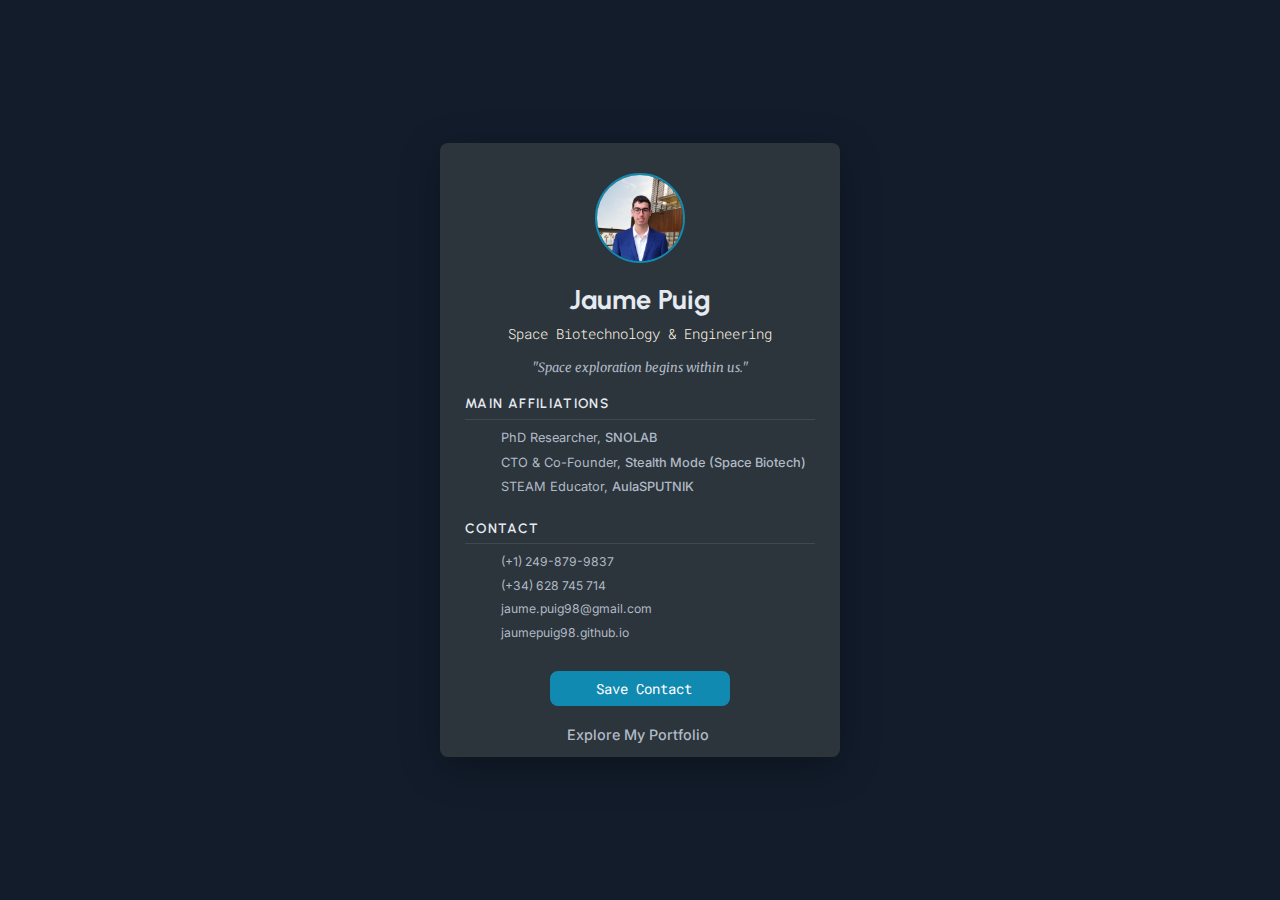
<file: contact-me.html>
<!--
====================================================
  Digital Business Card
  Jaume Puig
  Version: 2.0
====================================================
-->

<!DOCTYPE html>
<html lang="en" data-theme="dark"> 
<head>
    <!-- =================== META & SEO SECTION =================== -->
    <!-- Charset for proper encoding (supports Catalan, Spanish, etc.) -->
    <meta charset="UTF-8">
    <!-- Responsive design for all devices -->
    <meta name="viewport" content="width=device-width, initial-scale=1.0, maximum-scale=1.0, user-scalable=no">

    <!-- =================== TITLE & FAVICON =================== -->
    <!-- Page title -->
    <title>Jaume Puig</title>
    <!-- Favicon icon for browser tab -->
    <link rel="icon" href="assets/images/icon.png" type="image/x-icon">

    <!-- =================== FONTS & ICONS =================== -->
    <!-- Preconnect for Google Fonts performance -->
    <link rel="preconnect" href="https://fonts.googleapis.com">
    <link rel="preconnect" href="https://fonts.gstatic.com" crossorigin>
    <!-- Google Fonts: Merriweather (200-300), Urbanist (300-800), Roboto Mono (300-800 for secondary, 400-600 for quote) -->
    <link href="https://fonts.googleapis.com/css2?family=Merriweather:wght@200;300&family=Roboto+Mono:wght@300;400;500&family=Urbanist:wght@300;400;500;600;700;750;800&family=Inter:wght@200;250;300;400;500;600;700;750;800&display=swap" rel="stylesheet">
    <!-- Font Awesome for icons -->
    <link rel="stylesheet" href="https://cdnjs.cloudflare.com/ajax/libs/font-awesome/6.5.2/css/all.min.css" integrity="sha512-SnH5WK+bZxgPHs44uWIX+LLJAJ9/2PkPKZ5QiAj6Ta86w+fsb2TkcmfRyVX3pBnMFcV7oQPJkl9QevSCWr3W6A==" crossorigin="anonymous" referrerpolicy="no-referrer" />

    <!-- =================== MAIN STYLESHEET =================== -->
    <link rel="stylesheet" href="assets/css/bcard.css">

    <!-- =================== ANALYTICS & OTHER SCRIPTS =================== -->
    <!-- Google Analytics -->
    <script async src="https://www.googletagmanager.com/gtag/js?id=G-MZS74X3Z19"></script>
    <script>
    window.dataLayer = window.dataLayer || [];
    function gtag(){dataLayer.push(arguments);}
    gtag('js', new Date());
    gtag('config', 'G-MZS74X3Z19');
    </script>
</head>
<body>
    <div class="card-wrapper">
        <div class="card-container">
            <header class="card-header">
                <img src="assets/images/profile.png" alt="Jaume Puig" class="profile-photo">
                <h1 class="name">Jaume Puig</h1>
                <p class="main-title">Space Biotechnology & Engineering</p>
            </header>

            <section class="quote-section">
                <p class="personal-quote">"Space exploration begins within us."</p>
            </section>

            <section class="affiliations">
                <h2 class="section-title">Main Affiliations</h2>
                <ul>
                    <li><i class="fas fa-radiation affiliation-icon"></i><span>PhD Researcher, <strong>SNOLAB</strong></span></li>
                    <li><i class="fas fa-rocket affiliation-icon"></i><span>CTO & Co-Founder, <strong>Stealth Mode (Space Biotech)</strong></span></li>
                    <li><i class="fas fa-school affiliation-icon"></i><span>STEAM Educator, <strong>AulaSPUTNIK</strong></span></li>
                </ul>
            </section>

            <section class="contact-details">
                <h2 class="section-title">Contact</h2>
                <div class="info-item">
                    <i class="fas fa-phone-alt info-icon"></i>
                    <a href="tel:+12498799837" class="info-link">(+1) 249-879-9837</a>
                    </div>
                <div class="info-item">
                    <i class="fab fa-whatsapp info-icon"></i>
                    <a href="https://wa.me/34628745714" class="info-link">(+34) 628 745 714</a>
                    </div>
                <div class="info-item">
                    <i class="fas fa-envelope info-icon"></i>
                    <a href="mailto:jaume.puig98@gmail.com" class="info-link">jaume.puig98@gmail.com</a>
                </div>
                 <div class="info-item">
                    <i class="fas fa-link info-icon"></i>
                    <a href="https://jaumepuig98.github.io" target="_blank" rel="noopener noreferrer" class="info-link">jaumepuig98.github.io</a>
                </div>
            </section>

            <section class="social-media-links">
                <a href="https://linkedin.com/in/jaume-puig" target="_blank" rel="noopener noreferrer" class="social-icon-link" aria-label="LinkedIn">
                    <i class="fab fa-linkedin"></i>
                </a>
                <a href="https://github.com/jaumepuig98" target="_blank" rel="noopener noreferrer" class="social-icon-link" aria-label="GitHub">
                    <i class="fab fa-github"></i>
                </a>
                <a href="https://instagram.com/jaume.puig98" target="_blank" rel="noopener noreferrer" class="social-icon-link" aria-label="Instagram">
                    <i class="fab fa-instagram"></i>
                </a>
            </section>

            <section class="action-buttons">
                <a href="assets/vcf/jaume-puig.vcf" download="JaumePuig_Contact.vcf" class="action-button">
                    <i class="fas fa-address-card"></i>
                    Save Contact
                </a>
            </section>

            <footer class="card-footer">
    <a href="index.html" target="_blank" rel="noopener noreferrer" class="website-link">
        Explore My Portfolio
        <i class="fas fa-caret-right"></i>
    </a>
</footer>
        </div>
    </div>
</body>
</html>
</file>
<file: essay.html>
<!DOCTYPE html>
<html lang="en">
<head>
    <meta charset="UTF-8">
    <meta name="viewport" content="width=device-width, initial-scale=1.0">

    <!-- SEO -->
    <meta name="description" content="We Cannot See What Background Radiation Does to Life — Because We Are Always Inside It. An essay by Jaume Puig, PhD Candidate in Radiation Biology at Laurentian University / SNOLAB.">
    <meta name="author" content="Jaume Puig">
    <meta name="robots" content="index, follow">

    <!-- Open Graph -->
    <meta property="og:title" content="We Cannot See What Background Radiation Does to Life — Jaume Puig">
    <meta property="og:description" content="An essay on the structural bottleneck at the heart of radiation biology, and why now is the right moment to address it.">
    <meta property="og:image" content="https://jaumepuig98.github.io/assets/images/profile.png">
    <meta property="og:type" content="article">
    <meta property="og:url" content="https://jaumepuig98.github.io/essay.html">

    <!-- Theme color -->
    <meta name="theme-color" media="(prefers-color-scheme: light)" content="#F8FAFC">
    <meta name="theme-color" media="(prefers-color-scheme: dark)" content="#020617">

    <title>We Cannot See What Background Radiation Does to Life — Jaume Puig</title>
    <link rel="icon" href="assets/images/icon.svg" type="image/svg+xml">

    <!-- Fonts -->
    <link rel="preconnect" href="https://fonts.googleapis.com">
    <link rel="preconnect" href="https://fonts.gstatic.com" crossorigin>
    <link href="https://fonts.googleapis.com/css2?family=Plus+Jakarta+Sans:wght@300;400;500;600&family=Space+Grotesk:wght@500;600;700&display=swap" rel="stylesheet">

    <!-- Icons -->
    <link rel="preload" href="https://cdnjs.cloudflare.com/ajax/libs/font-awesome/6.5.2/css/all.min.css" as="style" onload="this.onload=null;this.rel='stylesheet'">
    <noscript><link rel="stylesheet" href="https://cdnjs.cloudflare.com/ajax/libs/font-awesome/6.5.2/css/all.min.css"></noscript>

    <!-- Canonical URL -->
    <link rel="canonical" href="https://jaumepuig98.github.io/essay.html">

    <!-- Styles -->
    <link rel="stylesheet" href="assets/css/main.css">

    <!-- Analytics -->
    <script async src="https://www.googletagmanager.com/gtag/js?id=G-BNRCCQG4MD"></script>
    <script>
        window.dataLayer = window.dataLayer || [];
        function gtag(){dataLayer.push(arguments);}
        gtag('js', new Date());
        gtag('config', 'G-BNRCCQG4MD');
    </script>

    <style>
        /* Essay-specific layout */
        .essay-page {
            min-height: 100vh;
            padding-top: calc(var(--nav-height) + var(--spacing-xl));
            padding-bottom: var(--spacing-xl);
        }

        .essay-container {
            max-width: 720px;
            margin: 0 auto;
            padding: 0 var(--spacing-lg);
        }

        .essay-back-link {
            display: inline-flex;
            align-items: center;
            gap: var(--spacing-sm);
            font-family: var(--font-heading);
            font-size: 0.85rem;
            font-weight: 600;
            color: var(--color-secondary);
            text-decoration: none;
            letter-spacing: 0.5px;
            text-transform: uppercase;
            margin-bottom: var(--spacing-xl);
            transition: opacity 0.2s;
        }

        .essay-back-link:hover { opacity: 0.75; }

        .essay-header {
            margin-bottom: var(--spacing-xl);
            padding-bottom: var(--spacing-lg);
            border-bottom: 1px solid var(--color-border);
        }

        .essay-label {
            font-family: var(--font-heading);
            font-size: 0.75rem;
            font-weight: 600;
            letter-spacing: 2px;
            text-transform: uppercase;
            color: var(--color-secondary);
            margin-bottom: var(--spacing-md);
        }

        .essay-title {
            font-family: var(--font-heading);
            font-size: clamp(1.6rem, 4vw, 2.4rem);
            font-weight: 700;
            line-height: 1.2;
            color: var(--color-heading);
            margin-bottom: var(--spacing-md);
        }

        .essay-byline {
            font-size: 0.9rem;
            color: var(--color-text-alt);
        }

        .essay-body {
            font-size: 1.05rem;
            line-height: 1.8;
            color: var(--color-text);
        }

        .essay-body h2 {
            font-family: var(--font-heading);
            font-size: 1.25rem;
            font-weight: 700;
            color: var(--color-heading);
            margin-top: var(--spacing-xl);
            margin-bottom: var(--spacing-md);
        }

        .essay-body p {
            margin-bottom: var(--spacing-md);
        }

        .essay-footer {
            margin-top: var(--spacing-xl);
            padding-top: var(--spacing-lg);
            border-top: 1px solid var(--color-border);
        }

        .essay-bio {
            font-style: italic;
            font-size: 0.95rem;
            color: var(--color-text-alt);
            line-height: 1.7;
            margin-bottom: var(--spacing-lg);
        }

        .essay-home-link {
            display: inline-flex;
            align-items: center;
            gap: var(--spacing-sm);
            font-family: var(--font-heading);
            font-size: 0.9rem;
            font-weight: 600;
            color: var(--color-secondary);
            text-decoration: none;
            transition: opacity 0.2s;
        }

        .essay-home-link:hover { opacity: 0.75; }

        /* Minimal nav for essay page */
        .essay-nav {
            position: fixed;
            top: 0;
            left: 0;
            right: 0;
            height: var(--nav-height);
            z-index: 1000;
            background-color: rgba(248, 250, 252, 0.9);
            backdrop-filter: blur(12px);
            -webkit-backdrop-filter: blur(12px);
            border-bottom: 1px solid var(--color-border);
        }

        @media (prefers-color-scheme: dark) {
            .essay-nav {
                background-color: rgba(2, 6, 23, 0.9);
            }
        }

        .essay-nav-container {
            max-width: var(--container-width);
            margin: 0 auto;
            padding: 0 var(--spacing-lg);
            height: 100%;
            display: flex;
            align-items: center;
        }

        .essay-nav-brand {
            display: flex;
            align-items: center;
            gap: 10px;
            font-family: var(--font-heading);
            font-size: 1rem;
            font-weight: 700;
            color: var(--color-heading);
            text-decoration: none;
            transition: opacity 0.2s;
        }

        .essay-nav-brand:hover { opacity: 0.8; }

        .essay-nav-logo {
            width: 28px;
            height: 28px;
        }

        @media (prefers-color-scheme: dark) {
            .essay-nav-logo { filter: invert(1); }
        }

        /* Remove background image — use solid surface colour instead */
        body {
            background-image: none;
            background-color: var(--color-background);
        }
    </style>
</head>
<body>

    <!-- ACCESSIBILITY: Skip to main content -->
    <a href="#essay-content" class="skip-link">Skip to main content</a>

    <!-- TELEMETRY SCROLL BAR -->
    <div id="scroll-progress" aria-hidden="true"></div>

    <!-- MINIMAL NAV -->
    <nav class="essay-nav" aria-label="Site navigation">
        <div class="essay-nav-container">
            <a href="https://jaumepuig98.github.io/" class="essay-nav-brand" aria-label="Jaume Puig – home">
                <img src="assets/images/icon.svg" alt="" aria-hidden="true" class="essay-nav-logo">
                <span>Jaume Puig</span>
            </a>
        </div>
    </nav>

    <!-- ESSAY CONTENT -->
    <main class="essay-page" id="essay-content">
<main class="essay-page" id="essay-content">
        <div class="essay-container">

            <header class="essay-header">
                <p class="essay-label">Essay</p>
                <h1 class="essay-title">We Cannot See What Background Radiation Does to Life, Because We Are Always Inside It</h1>
                <p class="essay-byline">By Jaume Puig, PhD Candidate in Radiation Biology, Laurentian University / SNOLAB</p>
            </header>

            <article class="essay-body">

                <h2>The bottleneck</h2>

                <p>Every living cell on Earth has evolved bathed in a constant low-level field of ionizing radiation, cosmic rays penetrating from above, gamma rays emanating from rock and soil, radioactive potassium decaying inside our own bodies. This background is not a hazard we experience occasionally. It is a permanent, invisible environmental variable, as universal as gravity, as inescapable as atmospheric pressure.</p>

                <p>And for exactly that reason, we have almost no idea what it is doing to biology.</p>

                <p>This is not a gap at the margins of radiation science. It is a hole at the center. The entire field of radiation biology was built to answer questions about dose: what happens when you add more radiation than normal? From X-ray therapy to nuclear accident dosimetry to astronaut safety, the scientific and regulatory frameworks all assume that background is a neutral baseline, a zero from which meaningful exposures are measured. That assumption has never been rigorously tested, because testing it requires removing the background entirely. And removing it requires going underground, very far underground.</p>

                <p>This is a structural bottleneck. Not a funding shortfall, not a technology lag, but a physical and institutional constraint that makes it nearly impossible to do the foundational experiment.</p>

                <h2>Why it cannot be fixed within existing structures</h2>

                <p>The only environments on Earth where background radiation is substantially reduced are deep underground laboratories (DULs), facilities originally built by particle physicists who need to shield sensitive detectors from cosmic ray interference. At SNOLAB in Sudbury, Ontario, the deepest clean lab in the world, located 2 km underground in an active nickel mine, cosmic radiation is reduced by a factor of roughly 50 million compared to the surface. The muon flux that constantly irradiates every surface-level cell culture simply does not exist there.</p>

                <p>There are perhaps five or six such facilities worldwide with meaningful biology programs: SNOLAB (Canada), LNGS Gran Sasso (Italy), Boulby (UK), WIPP (USA), and a handful of others. Taken together, they represent a tiny, fragmented, internationally dispersed infrastructure, all of it built for physics, none of it designed or equipped for the requirements of modern biology.</p>

                <p>Working biology at SNOLAB is genuinely difficult. Access requires descending by cage into an active mine. Experimental design is constrained by what equipment can be transported underground and what can survive the environment. Every protocol must be custom-built from scratch, because standard laboratory workflows assume you have a fully equipped surface lab next door. When results are obtained, reproducing them at another DUL is itself a major undertaking: each facility has different rock composition, different residual radiation spectra, different shielding geometries, and almost no shared biological infrastructure or standardized protocols.</p>

                <p>The institutional gap compounds the physical one. Biology funding agencies do not fund underground facilities. Physics agencies that operate the DULs do not prioritize biological programs. The result is a small number of research groups attempting to do rigorous comparative biology in facilities that treat them as secondary users, with no community-level standards, no shared reagent libraries, no common data formats, and no coordinated experimental calendar. The DULIA-bio workshop series, a community effort to connect European underground biology groups, is a genuine attempt to address this, but it operates without dedicated infrastructure or resources. The field is held together by individual PIs negotiating access on a lab-by-lab basis.</p>

                <h2>The evidence that the bottleneck is real, and the hypothesis it generates</h2>

                <p>Results from underground biology, fragmentary as they are, consistently point in the same direction. Studies at LNGS have shown altered growth rates, genomic instability, and impaired stress response in organisms from bacteria to <em>Drosophila</em> maintained underground. Research from our own group at SNOLAB, the REPAIR project, found that yeast grown in sub-background conditions showed up to 16% slower growth compared to surface controls, and that survival of desiccated yeast in the sub-background environment was significantly reduced, with a more pronounced effect in DNA repair-deficient strains. These are not subtle signals. They suggest that background radiation is not merely tolerated by biology, it may be actively used. The cellular machinery that responds to low-dose radiation stress may be part of normal homeostatic function, not just a damage-repair system.</p>

                <p>This raises a testable hypothesis with broad implications: terrestrial background radiation represents a biological homeostasis zone, and deviations in either direction, downward toward zero or upward toward deep-space levels, trigger stress responses with overlapping molecular signatures.</p>

                <p>If true, this would fundamentally reshape how we interpret the linear no-threshold model used in radiation protection, reframe the safety literature on low-dose exposures, and directly inform the biology of long-duration spaceflight, where astronauts move above background for extended periods. It would mean we have been measuring "radiation effects" against a baseline we never understood.</p>

                <p>The comparison point for the upper end of the spectrum now exists: the Deep Space Radiation Genomics (DSRG) payload flew on Artemis I, exposing yeast to the deep space radiation environment beyond Earth's magnetosphere. That data is becoming available. For the first time, it is possible, in principle, to run a controlled transcriptomic comparison across three radiation environments: sub-background (SNOLAB), terrestrial background (surface control), and deep space (Artemis-I analog). The radiation spectrum as a biological variable, fully resolved.</p>

                <h2>Why now, and what a pilot experiment looks like</h2>

                <p>Three developments have converged to make this the right moment.</p>

                <p>First, the Artemis program has produced the deep-space data point that was previously missing. Comparative genomics across the full radiation spectrum is now feasible for the first time.</p>

                <p>Second, omics technologies have become cheap and standardized enough that small groups working in logistically constrained environments can generate publication-quality transcriptomic and metabolomic datasets. The barrier to entry for this kind of comparative biology has dropped dramatically in the last decade.</p>

                <p>Third, DULs are cautiously expanding their non-physics programs. There is growing institutional recognition, visible in the DULIA-bio initiative and in SNOLAB's own life sciences laboratory, that these facilities are scientifically valuable beyond particle physics. The window to help define what rigorous underground biology looks like, before practices calcify, is open now.</p>

                <p>The pilot experiment I would propose is a focused, multi-site replication study using a standardized biological platform, desiccated <em>Saccharomyces cerevisiae</em>, which requires minimal maintenance and is well-characterized as a model system, deployed simultaneously at multiple DULs with different residual radiation profiles, using identical protocols and centralized downstream processing. This is the Global Underground Yeast (GUY) project framework: the goal is not primarily to discover new biology, but to validate whether the underground biology signal is reproducible across sites, and to produce the first standardized cross-facility dataset that could serve as a community reference.</p>

                <p>The experiment is informative regardless of outcome. If the growth and survival effects do not replicate across sites, that tells us something critical about confounding variables, geological, atmospheric, or procedural, that the field has not accounted for. If they do replicate, we have a validated platform for the deeper comparative work.</p>

                <p>The fix to the broader structural bottleneck is not a single experiment or a single lab. It is a dedicated, professionalized infrastructure layer for underground biology: shared protocols, shared equipment caches at each DUL, a common data standard, and a training pathway that gives early-career biologists the skills to work in constrained underground environments. The analogy is to what marine biology stations did for oceanography, not replacing individual labs, but providing shared infrastructure that made a category of experiment tractable for the whole field.</p>

                <p>The foundational question is simple: what is background radiation doing to life? We have been unable to answer it for a century of radiation biology, not because the question is unimportant, but because the experiment requires infrastructure that no single biology lab can build or sustain. That is a structural problem. And it now has enough pieces in place to be solved.</p>

            </article>

            <footer class="essay-footer">
                <p class="essay-bio">Jaume Puig is a PhD candidate in Radiation Biology at Laurentian University, working at SNOLAB under the supervision of Dr. Christopher Thome. Their research focuses on the biological effects of sub-background radiation exposure using yeast model systems.</p>
                <a href="https://jaumepuig98.github.io/" class="essay-home-link">
                    jaumepuig98.github.io <i class="fas fa-arrow-right" aria-hidden="true"></i>
                </a>
            </footer>

        </div>
    </main>


    <script src="assets/js/main.js"></script>
</body>
</html>
</file>
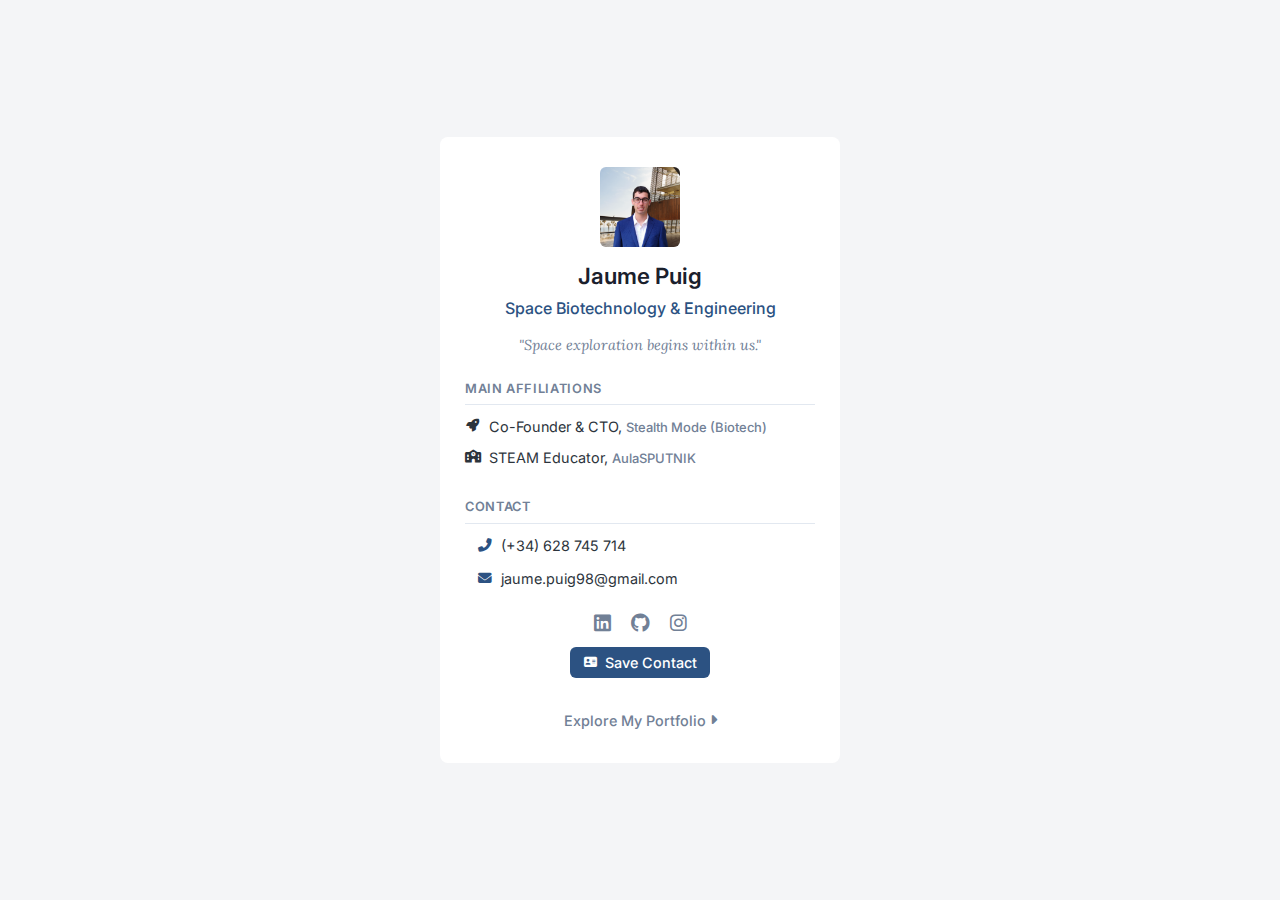
<file: jpuigbcard.html>
<!DOCTYPE html>
<html lang="en">
<head>
    <meta charset="UTF-8">
    <meta name="viewport" content="width=device-width, initial-scale=1.0, maximum-scale=1.0, user-scalable=no">
    <!-- Configures the viewport for responsiveness:
         width=device-width: Sets the width of the viewport to the device width.
         initial-scale=1.0: Sets the initial zoom level.
         maximum-scale=1.0: Prevents zooming in beyond the initial scale.
         user-scalable=no: Disables user zooming (can be an accessibility concern, use judiciously).
    -->
    <!-- Title and Favicon -->
    <title>Jaume Puig</title>
    <link rel="icon" href="images/icon.png" type="image/x-icon">

    <!-- Stylesheets -->
    <link rel="stylesheet" href="assets/css/styles-bcard.css">
    <!-- Main stylesheet for the business card.
         Contains styles for layout, typography, and responsive design.
         Ensure this file is in the assets directory relative to this HTML file.
    -->
    <link rel="stylesheet" href="https://cdnjs.cloudflare.com/ajax/libs/font-awesome/6.7.2/css/all.min.css">
    <!-- Font Awesome for icons.
         Uses a CDN link to load the latest version of Font Awesome.
         Ensure you have an internet connection to load these icons.
    -->
    <!-- Google Fonts -->
    <link rel="preconnect" href="https://fonts.googleapis.com">
    <link rel="preconnect" href="https://fonts.gstatic.com" crossorigin>
    <link href="https://fonts.googleapis.com/css2?family=Inter:wght@300;400;500;600;700&family=Lora:ital,wght@0,400;0,500;0,600;1,400;1,500&display=swap" rel="stylesheet">
    <!-- Google Fonts for typography.
         Preconnects to Google Fonts for performance.
         Loads Inter and Lora fonts with various weights.
         Ensure you have an internet connection to load these fonts.
    -->

    <!-- Google tag (gtag.js) -->
    <script async src="https://www.googletagmanager.com/gtag/js?id=G-MZS74X3Z19"></script>
    <script>
    window.dataLayer = window.dataLayer || [];
    function gtag(){dataLayer.push(arguments);}
    gtag('js', new Date());

    gtag('config', 'G-MZS74X3Z19');
    </script>

    </head>
<body>
    <div class="card-wrapper">
        <div class="card-container">
            <header class="card-header">
                <img src="images/profile.png" alt="Jaume Puig" class="profile-photo">
                <h1 class="name">Jaume Puig</h1>
                <p class="main-title">Space Biotechnology & Engineering</p>
                <!-- <p class="secondary-title">Space Biotechnology Researcher & Biomedical Engineer</p>
                -->    
            </header>

            <section class="quote-section">
                <p class="personal-quote">"Space exploration begins within us."</p>
                </section>

            <section class="affiliations">
                <h2 class="section-title">Main Affiliations</h2>
                <ul>
                    <!-- <li><i class="fas fa-circle-radiation affiliation-icon"></i><span>PhD Candidate,&nbsp;<b><a href="https://www.snolab.ca/" target="_blank" rel="noopener noreferrer" class="website-link">SNOLAB</a></b></span></li>
                    -->
                    <li><i class="fas fa-rocket affiliation-icon"></i><span>Co-Founder & CTO,&nbsp;<b><a href="" target="_blank" rel="noopener noreferrer" class="website-link">Stealth Mode (Biotech)</a></b></span></li>
                    <li><i class="fas fa-school affiliation-icon"></i><span>STEAM Educator,&nbsp;<b><a href="https://aulasputnik.com/es/inicio/" target="_blank" rel="noopener noreferrer" class="website-link">AulaSPUTNIK</a></b></span></li>
                    <!-- <li><i class="fas fa-dna affiliation-icon"></i><span>Comms Coordinator,&nbsp;<b><a href="https://www.nasa.gov/osdr/" target="_blank" rel="noopener noreferrer" class="website-link">NASA OSDR Microbes AWG</a></b></span></li>
                    -->
                </ul>
            </section>

            <section class="contact-details">
                <h2 class="section-title">Contact</h2>
                <div class="info-item">
                    <i class="fas fa-phone-alt info-icon"></i>
                    <a href="tel:+34628745714" class="info-link">(+34) 628 745 714</a>
                    </div>
                <div class="info-item">
                    <i class="fas fa-envelope info-icon"></i>
                    <a href="mailto:jaume.puig98@gmail.com" class="info-link">jaume.puig98@gmail.com</a>
                    </div>
                <!--
                <div class="info-item">
                    <i class="fas fa-link info-icon"></i>
                    <a href="https://jaumepuig98.github.io" target="_blank" rel="noopener noreferrer" class="info-link">jaumepuig98.github.io</a>
                    <!-- Link to personal website.
                         target="_blank": Opens link in a new tab.
                         rel="noopener noreferrer": Security measure for target="_blank" links.
                    
                </div>
                -->
            </section>

            <section class="social-media-links">
                <a href="https://linkedin.com/in/jaumepuig98" target="_blank" rel="noopener noreferrer" class="social-icon-link" aria-label="LinkedIn">
                    <i class="fab fa-linkedin"></i>
                    </a>
                <a href="https://github.com/jaumepuig98" target="_blank" rel="noopener noreferrer" class="social-icon-link" aria-label="GitHub">
                    <i class="fab fa-github"></i>
                    </a>
                <a href="https://instagram.com/jaumepuig98" target="_blank" rel="noopener noreferrer" class="social-icon-link" aria-label="Instagram">
                    <i class="fab fa-instagram"></i>
                    </a>
            </section>

            <section class="action-buttons">
                <a href="jaume-puig.vcf" download="JaumePuig_Contact.vcf" class="action-button vcard-button">
                    <!-- Link to download the vCard file.
                         download="JaumePuig_Contact.vcf": Prompts browser to download the linked file with this filename.
                         Assumes jaume-puig.vcf is in the same directory as this HTML file.
                    -->
                    <i class="fas fa-address-card"></i>
                    Save Contact
                </a>
            </section>

            <footer class="card-footer">
                <a href="index.html" class="website-link">
                    Explore My Portfolio
                    <i class="fas fa-caret-right"></i>
                </a>
            </footer>
        </div>
        </div>
    <script src="assets/js/script-bcard.js"></script>
    </body>
</html>
</file>
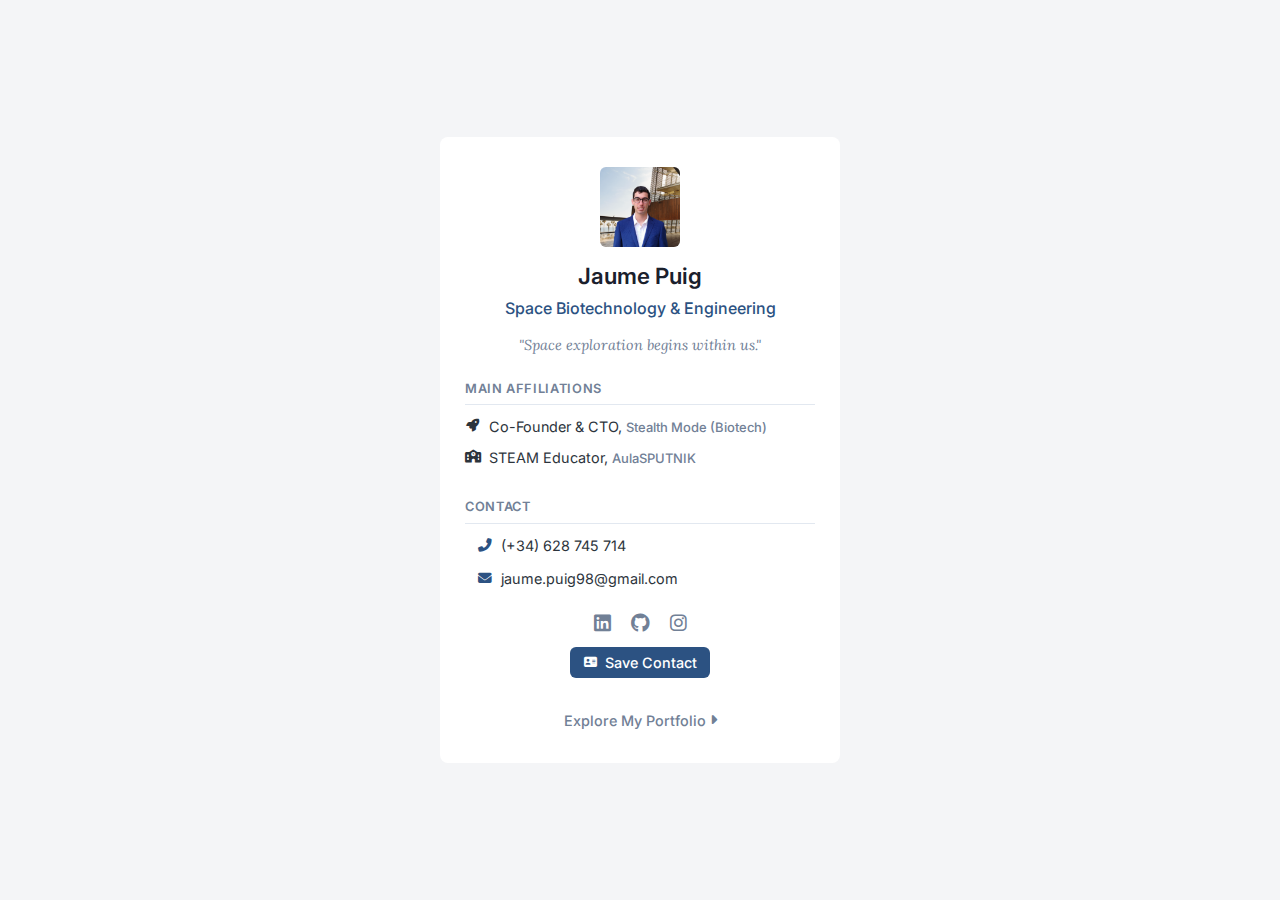
<file: jaumepuig98@github.io/bcard.html>
<!DOCTYPE html>
<html lang="en">
<head>
    <meta charset="UTF-8">
    <meta name="viewport" content="width=device-width, initial-scale=1.0, maximum-scale=1.0, user-scalable=no">
    <!-- Configures the viewport for responsiveness:
         width=device-width: Sets the width of the viewport to the device width.
         initial-scale=1.0: Sets the initial zoom level.
         maximum-scale=1.0: Prevents zooming in beyond the initial scale.
         user-scalable=no: Disables user zooming (can be an accessibility concern, use judiciously).
    -->
    <!-- Title and Favicon -->
    <title>Jaume Puig</title>
    <link rel="icon" href="images/icon.png" type="image/x-icon">

    <!-- Stylesheets -->
    <link rel="stylesheet" href="assets/css/styles-bcard.css">
    <!-- Main stylesheet for the business card.
         Contains styles for layout, typography, and responsive design.
         Ensure this file is in the assets directory relative to this HTML file.
    -->
    <link rel="stylesheet" href="https://cdnjs.cloudflare.com/ajax/libs/font-awesome/6.7.2/css/all.min.css">
    <!-- Font Awesome for icons.
         Uses a CDN link to load the latest version of Font Awesome.
         Ensure you have an internet connection to load these icons.
    -->
    <!-- Google Fonts -->
    <link rel="preconnect" href="https://fonts.googleapis.com">
    <link rel="preconnect" href="https://fonts.gstatic.com" crossorigin>
    <link href="https://fonts.googleapis.com/css2?family=Inter:wght@300;400;500;600;700&family=Lora:ital,wght@0,400;0,500;0,600;1,400;1,500&display=swap" rel="stylesheet">
    <!-- Google Fonts for typography.
         Preconnects to Google Fonts for performance.
         Loads Inter and Lora fonts with various weights.
         Ensure you have an internet connection to load these fonts.
    -->

    <!-- Meta Tags for SEO and Social Media -->
    <meta name="description" content="Business card for Jaume Puig, Co-Founder & CTO of Grivpan Space Biomining.">
    <meta name="keywords" content="Jaume Puig, Grivpan, Space Biomining, Business Card, Contact Information, vCard">
    <meta name="author" content="Jaume Puig">

    </head>
<body>
    <div class="card-wrapper">
        <div class="card-container">
            <header class="card-header">
                <img src="images/profile.png" alt="Jaume Puig" class="profile-photo">
                <h1 class="name">Jaume Puig</h1>
                <p class="main-title">Space Biotechnology & Engineering</p>
                <!-- <p class="secondary-title">Space Biotechnology Researcher & Biomedical Engineer</p>
                -->    
            </header>

            <section class="quote-section">
                <p class="personal-quote">"Space exploration begins within us."</p>
                </section>

            <section class="affiliations">
                <h2 class="section-title">Main Affiliations</h2>
                <ul>
                    <!-- <li><i class="fas fa-circle-radiation affiliation-icon"></i><span>PhD Candidate,&nbsp;<b><a href="https://www.snolab.ca/" target="_blank" rel="noopener noreferrer" class="website-link">SNOLAB</a></b></span></li>
                    -->
                    <li><i class="fas fa-rocket affiliation-icon"></i><span>Co-Founder & CTO,&nbsp;<b><a href="" target="_blank" rel="noopener noreferrer" class="website-link">Stealth Mode (Biotech)</a></b></span></li>
                    <li><i class="fas fa-school affiliation-icon"></i><span>STEAM Educator,&nbsp;<b><a href="https://aulasputnik.com/es/inicio/" target="_blank" rel="noopener noreferrer" class="website-link">AulaSPUTNIK</a></b></span></li>
                    <!-- <li><i class="fas fa-dna affiliation-icon"></i><span>Comms Coordinator,&nbsp;<b><a href="https://www.nasa.gov/osdr/" target="_blank" rel="noopener noreferrer" class="website-link">NASA OSDR Microbes AWG</a></b></span></li>
                    -->
                </ul>
            </section>

            <section class="contact-details">
                <h2 class="section-title">Contact</h2>
                <div class="info-item">
                    <i class="fas fa-phone-alt info-icon"></i>
                    <a href="tel:+34628745714" class="info-link">(+34) 628 745 714</a>
                    </div>
                <div class="info-item">
                    <i class="fas fa-envelope info-icon"></i>
                    <a href="mailto:jaume.puig98@gmail.com" class="info-link">jaume.puig98@gmail.com</a>
                    </div>
                <!--
                <div class="info-item">
                    <i class="fas fa-link info-icon"></i>
                    <a href="https://jaumepuig98.github.io" target="_blank" rel="noopener noreferrer" class="info-link">jaumepuig98.github.io</a>
                    <!-- Link to personal website.
                         target="_blank": Opens link in a new tab.
                         rel="noopener noreferrer": Security measure for target="_blank" links.
                    
                </div>
                -->
            </section>

            <section class="social-media-links">
                <a href="https://linkedin.com/in/jaumepuig98" target="_blank" rel="noopener noreferrer" class="social-icon-link" aria-label="LinkedIn">
                    <i class="fab fa-linkedin"></i>
                    </a>
                <a href="https://github.com/jaumepuig98" target="_blank" rel="noopener noreferrer" class="social-icon-link" aria-label="GitHub">
                    <i class="fab fa-github"></i>
                    </a>
                <a href="https://instagram.com/jaumepuig98" target="_blank" rel="noopener noreferrer" class="social-icon-link" aria-label="Instagram">
                    <i class="fab fa-instagram"></i>
                    </a>
            </section>

            <section class="action-buttons">
                <a href="jaume-puig.vcf" download="JaumePuig_Contact.vcf" class="action-button vcard-button">
                    <!-- Link to download the vCard file.
                         download="JaumePuig_Contact.vcf": Prompts browser to download the linked file with this filename.
                         Assumes jaume-puig.vcf is in the same directory as this HTML file.
                    -->
                    <i class="fas fa-address-card"></i>
                    Save Contact
                </a>
            </section>

            <footer class="card-footer">
                <a href="index.html" class="website-link">
                    Explore My Portfolio
                    <i class="fas fa-caret-right"></i>
                </a>
            </footer>
        </div>
        </div>
    <script src="assets/js/script-bcard.js"></script>
    </body>
</html>
</file>
<file: assets/css/noscript.css>
/*
	Spectral by HTML5 UP
	html5up.net | @ajlkn
	Free for personal and commercial use under the CCA 3.0 license (html5up.net/license)
*/

/* Banner */

	body.is-preload #banner h2 {
		-moz-transform: none;
		-webkit-transform: none;
		-ms-transform: none;
		transform: none;
		opacity: 1;
	}

		body.is-preload #banner h2:before, body.is-preload #banner h2:after {
			width: 100%;
		}

	body.is-preload #banner .more {
		-moz-transform: none;
		-webkit-transform: none;
		-ms-transform: none;
		transform: none;
		opacity: 1;
	}

	body.is-preload #banner:after {
		opacity: 0;
	}
</file>
<file: jaumepuig98@github.io/assets/css/styles-main.css>
/* styles-main.css - Themed Update - Scrollbar Update */

/* Section: Color Palette & Theme Variables (Adapted from styles-bcard.css) */
:root {
    /* Light Theme (Default) */
    /* These variables are used when no specific theme or the light theme is active. 
    --bg-color: #f4f5f7;                     /* Page background: Very light cool grey 
    --card-bg-color: #ffffff;                /* Card background: White 
    --text-color-primary: #1a202c;           /* Primary text (name, main titles): Very dark desaturated blue/charcoal 
    --text-color-secondary: #4a5568;         /* Secondary text (other info): Dark slate grey 
    --text-color-muted: #718096;             /* Muted text (less important, quote, some icons): Cool grey 
    --accent-color: #2c5282;                 /* Accent (links, icons, buttons): Deep professional blue 
    --accent-color-hover: #1a365d;           /* Accent hover: Darker shade of the blue 
    --separator-color: #e2e8f0;              /* Separators: Very light grey 
    --shadow-color: rgba(45, 55, 72, 0.08);  /* Shadows: Subtle dark grey based shadow 
    --button-text-color: #ffffff;            /* Text on primary buttons: White 
    */
    /* Applying only dark theme colours for now */
    --bg-color: #121212;                     /* Page background: Near black */
    --card-bg-color: #2c343c;                   /* Card background: Very dark grey */
    --bg-color-light: #f6f6f6;                /* Light background: Light grey for contrast */
    --card-bg-color-light: #ededed;                   /* Card background: Very dark grey */
    --text-color-primary: #f7fafc;           /* Primary text: Off-white */
    --text-color-secondary: #ccc;            /* Secondary text: Light grey-blue */
    --text-color-muted: #ccc;                /* Muted text: Medium grey */
    --accent-color: #fff;                    /* Accent: Brighter, accessible blue for dark mode */
    --accent-color-hover: #fff;              /* Accent hover: Slightly darker vibrant blue */
    --separator-color: #4a5568;              /* Separators: Darker grey */
    --shadow-color: rgba(0, 0, 0, 0.25);     /* Shadows: More pronounced for depth */
    --button-text-color: #121212;            /* Button text: Dark text on light button background */

    --font-primary: 'Inter', -apple-system, BlinkMacSystemFont, "Segoe UI", Roboto, Helvetica, Arial, sans-serif; /* Main font stack */
    --font-quote: 'Lora', serif;               /* Font for quotes */
    --banner-button-bg-color: #118ab2;       /* NEW: Professional teal/blue */
    --banner-button-bg-color-hover: #0e708f; /* NEW: Darker teal/blue for hover (approx. 15% darker) */
    --banner-button-text-color: #ffffff;     /* White text for the button */
    
    /* Original main page colors - can be kept for specific elements */
    --original-primary-color: #fff;          /* Was your old accent color (white) */
    --original-secondary-color: #ffc107;     /* Was your old hover accent color (yellow) */
    --original-background-color: #2e3842;   /* Was your old background color (dark gray) */
    --original-text-color: #fff;             /* Was your old default text color (white) */
    --original-muted-text-color: #ccc;       /* Was your old muted text color */
    --original-footer-bg-color: #333;        /* Was your old footer background color */
}


[data-theme="dark"] {
    /* Dark Theme */
    /* These variables override the :root variables when the 'data-theme' attribute on the HTML element is set to "dark". */
    --bg-color: #121212;                     /* Page background: Near black */
    --card-bg-color: #2c343c;                   /* Card background: Very dark grey */
    --bg-color-light: #f6f6f6;                /* Light background: Light grey for contrast */
    --card-bg-color-light: #ededed;                   /* Card background: Very dark grey */
    --text-color-primary: #f7fafc;           /* Primary text: Off-white */
    --text-color-secondary: #ccc;            /* Secondary text: Light grey-blue */
    --text-color-muted: #ccc;                /* Muted text: Medium grey */
    --accent-color: #fff;                    /* Accent: Brighter, accessible blue for dark mode */
    --accent-color-hover: #fff;              /* Accent hover: Slightly darker vibrant blue */
    --separator-color: #4a5568;              /* Separators: Darker grey */
    --shadow-color: rgba(0, 0, 0, 0.25);     /* Shadows: More pronounced for depth */
    --button-text-color: #121212;            /* Button text: Dark text on light button background */
    --banner-button-bg-color: #118ab2;       /* Using the same teal/blue */
    --banner-button-bg-color-hover: #0e708f; /* Darker hover */
    --banner-button-text-color: #ffffff;     /* White text should still work well */
}

/* Section: Fonts */
/* Define font families for body and headings */
body, input, select, textarea {
    font-family: var(--font-primary);        /* USING NEW PRIMARY FONT: Inter */
    font-size: 16px; /* Base font size for rem calculation, adjust as needed. Was 15pt. */
    font-weight: 400;                        /* Normal font weight */
    letter-spacing: 0.025em;                 /* Adjusted letter spacing for Inter */
    line-height: 1.65;                       /* Good line height */
}

/* Responsive font sizes (using relative units like em or media queries with px/rem) */
@media screen and (max-width: 1680px) {
    body, input, select, textarea {
        font-size: 15px; /* Was 13pt */
    }
}

@media screen and (max-width: 1280px) {
    body, input, select, textarea {
        font-size: 14px; /* Was 12pt */
    }
}

@media screen and (max-width: 736px) {
    body, input, select, textarea {
        font-size: 13px; /* Was 11pt */
        letter-spacing: 0.02em;
    }
}

/* Section: Icons */
/* Define styles for icons, including size and color */
.icon { /* This is your existing class for footer icons */
    font-size: 1.5em;                        /* Default size for icons */
    color: var(--text-color-muted);          /* UPDATED: Using new muted color */
    transition: color 0.3s ease;             /* Smooth color transition */
}

.icon:hover {
    color: var(--accent-color);              /* UPDATED: Using new accent color for hover */
}

/* Section: General Reset */
/* Reset margins, paddings, and box-sizing for all elements */
html, body, div, span, applet, object,
iframe, h1, h2, h3, h4, h5, h6, p, blockquote,
pre, a, abbr, acronym, address, big, cite,
code, del, dfn, em, img, ins, kbd, q, s, samp,
small, strike, strong, sub, sup, tt, var, b,
u, i, center, dl, dt, dd, ol, ul, li, fieldset,
form, label, legend, table, caption, tbody,
tfoot, thead, tr, th, td, article, aside,
canvas, details, embed, figure, figcaption,
footer, header, hgroup, menu, nav, output, ruby,
section, summary, time, mark, audio, video {
    margin: 0;
    padding: 0;
    border: 0;
    font-size: 100%; /* Resets font size to allow rem units to work from html/body base */
    font: inherit; /* Inherits font settings from parent */
    vertical-align: baseline;
    box-sizing: border-box; /* Apply box-sizing globally */
}

article, aside, details, figcaption, figure,
footer, header, hgroup, menu, nav, section {
    display: block;
}

/* body line-height is set in "Section: Fonts" */

ol, ul {
    list-style: none;
}

blockquote, q {
    quotes: none;
}

blockquote:before, blockquote:after, q:before, q:after {
    content: '';
    content: none;
}

table {
    border-collapse: collapse;
    border-spacing: 0;
}

/* Section: Basic Styles */
html {
    scroll-behavior: smooth;
    height: 100%; /* Ensure html takes full height for sticky footers or full height sections */
}

body {
    -webkit-text-size-adjust: none;
    background: var(--bg-color);             /* UPDATED: Using new background color */
    color: var(--text-color-secondary);      /* UPDATED: Using new default text color */
    min-height: 100%; /* Ensure body also takes full height */
    display: flex; /* Added to help with potential sticky footer logic if needed */
    flex-direction: column; /* Added for sticky footer logic */
    -webkit-font-smoothing: antialiased;
    -moz-osx-font-smoothing: grayscale;
}

/* Main content wrapper if you need one for sticky footer */
.main-content-wrapper { /* Ensure this div wraps all content except the footer in your HTML */
    flex: 1 0 auto; /* Allows this wrapper to grow and push footer down */
}


mark {
    background-color: transparent;
    color: inherit;
}

input::-moz-focus-inner {
    border: 0;
    padding: 0;
}

input, select, textarea {
    -moz-appearance: none;
    -webkit-appearance: none;
    -ms-appearance: none;
    appearance: none;
    font-family: var(--font-primary); /* Ensure form elements also use the primary font */
}

/* Section: Typography */
h1, h2, h3, h4, h5, h6 {
    font-family: var(--font-primary);        /* Using new primary font */
    color: var(--text-color-primary);        /* UPDATED: Using new primary text color */
    font-weight: 700;                        /* Bolder for headings */
    margin-bottom: 0.75em;                   /* Adjusted spacing */
    line-height: 1.3;                        /* Tighter line height for headings */
}

p {
    /* font-size is inherited from body */
    color: var(--text-color-secondary);      /* UPDATED: Using new secondary text color */
    /* line-height is inherited from body */
    margin-bottom: 1.25em;                   /* Adjusted spacing */
}

a {
    color: var(--accent-color);              /* UPDATED: Using new accent color */
    text-decoration: none;
    transition: color 0.2s ease;             /* Slightly faster transition */
}

a:hover, a:focus {
    color: var(--accent-color-hover);        /* UPDATED: Using new hover accent color */
    text-decoration: none;                   /* Ensure no underline on hover/focus */
}

/* Styles for general section headings (not banner) */
section:not(#banner) h2 {
    color: var(--text-color-primary);        /* UPDATED */
    margin-bottom: 1em;                    /* Adjusted */
    text-align: center;
    font-size: 2.25em;                       /* Relative to base font size */
    font-weight: 700;                        /* Bold */
    padding-top: 1.5em;                      /* Adjusted */
}


/* Section: Buttons */
/* General .button class */
button, .button {
    display: inline-block;
    background-color: var(--accent-color);   /* UPDATED: Using new accent color */
    color: var(--button-text-color);         /* UPDATED: Using new button text color */
    border: 2px solid var(--accent-color);   /* Border matches background */
    padding: 0.8em 1.8em;                    /* Adjusted padding */
    border-radius: 8px;                      /* Softer radius */
    font-size: 1em;                          /* Relative to parent */
    font-weight: 600;                        /* Semi-bold */
    text-align: center;
    text-decoration: none;
    cursor: pointer;
    transition: background-color 0.2s ease, color 0.2s ease, border-color 0.2s ease, transform 0.2s ease;
}

button:hover, .button:hover,
button:focus, .button:focus {
    background-color: var(--accent-color-hover); /* UPDATED */
    border-color: var(--accent-color-hover);   /* UPDATED */
    color: var(--button-text-color);           /* Ensure text color remains if needed */
    transform: translateY(0px);
    text-decoration: none;
}

/* Banner Button Styles (Primary) */
.button-banner-primary {
    background-color: var(--banner-button-bg-color);
    color: var(--banner-button-text-color);
    border: 2px solid var(--banner-button-bg-color); /* Border matches background */
    font-family: var(--font-primary); /* CHANGED: Use Inter (sans-serif) */
    text-transform: uppercase;
    font-weight: 400; /* Inter looks good at semi-bold */
    font-size: 0.85em; /* CHANGED: Smaller text size (relative to parent .button or body) */
    letter-spacing: 0.075em; /* Adjusted letter spacing for uppercase Inter */
    padding: 0.6em 1.8em; /* CHANGED: Reduced top/bottom padding, kept horizontal */
    /* Ensure it inherits other .button styles or re-declare if necessary:
       display: inline-block;
       border-radius: 8px;
       text-align: center;
       text-decoration: none;
       cursor: pointer;
       transition: background-color 0.2s ease, color 0.2s ease, border-color 0.2s ease;
    */
}

.button-banner-primary:hover, .button-banner-primary:focus {
    background-color: var(--banner-button-bg-color-hover);
    border-color: var(--banner-button-bg-color-hover);
    color: var(--banner-button-text-color); /* Text color remains the same on hover */
    text-decoration: none; /* Ensure no underline */
    /* transform: translateY(-2px); -- Ensure this is not present if size change is not wanted */
}

/* Section: Banner */
#banner {
    min-height: 100vh;
    width: 100%;
    position: relative;
    display: flex;
    flex-direction: column;
    align-items: center;
    justify-content: center;
    text-align: center;
    color: var(--original-text-color);      /* Using original white for banner text */
    background-image: url('https://jaumepuig98.github.io/images/banner.jpg'); /* YOUR IMAGE PATH - ensure it's ../images/ if assets/css is the path */
    background-size: cover;
    background-position: center center;
    background-attachment: fixed;
    overflow: hidden;
    padding: 20px;
}

.banner-overlay {
    position: absolute;
    top: 0;
    left: 0;
    width: 100%;
    height: 100%;
    background-color: rgba(0, 0, 0, 0.6); /* Slightly darker overlay for better contrast */
    z-index: 1;
}

.banner-content {
    position: relative;
    z-index: 2;
    max-width: 900px;
}

#banner h1 {
    font-size: 3em; /* Adjusted */
    font-weight: 550; /* Changed from 800 */
    margin-bottom: 0.8em; /* Adjusted */
    color: var(--original-text-color); /* Ensure banner h1 is white */
    text-shadow: 0px 0px 0px rgba(0, 0, 0, 0.6); /* Slightly stronger shadow */
}

#banner .subtitle { /* Assuming this class is used for the first line under h1 */
    font-size: 1.25em; /* Adjusted */
    font-family: var(--font-primary);
    text-transform: uppercase;          
    font-weight: 300;
    margin-bottom: 0.2em;
    color: var(--original-muted-text-color); /* Using original muted for banner subtitle */
    text-shadow: 0px 0px 0px rgba(0, 0, 0, 0.5);
}

#banner .tagline { /* Assuming this class is used for the second line under h1 */
    font-size: 1.4em; /* Adjusted */
    font-family: var(--font-quote);          
    font-style: italic;                      
    font-weight: 400;
    margin-bottom: 3em; /* Adjusted */
    color: var(--text-color-primary);
    text-shadow: 0px 0px 0px rgba(0, 0, 0, 0.5);
}

.banner-buttons .button {
    margin: 0.75em; /* Adjusted */
}

.icon-banner {
    width: 100%; /* Make image responsive within its column */
    max-width: 60px; /* Max width for the image */
    height: auto; /* Maintain aspect ratio */
    border-radius: 8px; /* Rounded square, consistent with bcard */
    /* Optional: Add a subtle shadow if desired, consistent with theme */
    /* box-shadow: 0 4px 12px var(--shadow-color); */
}

/* Scroll-down Section */
.scroll-down-link {
    position: absolute; /* Position it relative to the banner */
    bottom: 30px; /* Distance from the bottom of the banner */
    left: 50%;
    transform: translateX(-50%); /* Center it horizontally */
    z-index: 3; /* Ensure it's above the overlay but potentially below a sticky header if one passes over */
    display: flex;
    flex-direction: column;
    align-items: center;
    text-decoration: none;
    color: var(--text-color-muted); /* White text, good for dark overlay */
    opacity: 0.8;
    transition: opacity 0.3s ease, color 0.3s ease;
}

.scroll-down-link:hover,
.scroll-down-link:focus {
    opacity: 1;
    color: var(--accent-color); /* CHANGED: Use the blue from the banner button */
    text-decoration: none; /* Ensure no underline */
}

.scroll-down-text {
    font-family: var(--font-primary); /* Inter */
    font-weight: 350; /* Light font weight */
    font-size: 0.75em; /* Adjust as needed, relative to body base */
    text-transform: uppercase;
    letter-spacing: 0.1em;
    margin-bottom: 8px;
}

.scroll-down-arrow {
    font-size: 1.5em; /* Size of the arrow icon */
    animation-name: gentleDip;                /* CHANGED: New animation name for clarity */
    animation-duration: 2.5s;                 /* CHANGED: Slower - duration of ONE cycle */
    animation-iteration-count: 2;             /* Plays twice then stops */
    animation-timing-function: ease-in-out;   /* Smooth timing */
    animation-fill-mode: forwards;            /* Holds the style of the last keyframe */
    opacity: 0.8;                             /* Initial opacity */
}

/* Keyframes for the new, slower, and more subtle arrow animation */
@keyframes gentleDip {
    0%, 100% { /* Start and end state of each iteration (resting position) */
        transform: translateY(0);
        opacity: 0.8; /* Resting opacity */
    }
    50% {
        transform: translateY(3px); /* CHANGED: Very subtle downward movement (was 5px) */
        opacity: 1; /* Full opacity at the bottom of the dip */
    }
}

/* Responsive adjustments for the scroll-down link */
@media screen and (max-width: 768px) {
    .scroll-down-link {
        bottom: 20px; /* Slightly less space from bottom on mobile */
    }
    .scroll-down-text {
        font-size: 0.7em;
    }
    .scroll-down-arrow {
        font-size: 1.3em;
    }
}

/* Section: Layout */
/* General section padding (excluding banner which is full height) */
section:not(#banner) {
    padding: 1.5em 2em; /* Adjusted padding */
    /*
    background-color: var(--card-bg-color); /* Use card-bg for sections for contrast with page bg */
    /* Consider adding box-shadow: 0 2px 4px var(--shadow-color); if you want sections to "pop" */
}



/* Section: Navigation */
/* Basic styles for the sticky header if you use the one from previous HTML */
header { /* Assuming your HTML has a <header> element for navigation */
    background-color: rgba(255, 255, 255, 0.9); /* Light, slightly transparent background */
    backdrop-filter: blur(8px); /* Blur effect for modern look */
    box-shadow: 0 1px 3px rgba(0,0,0,0.1); /* Subtle shadow */
    position: sticky; /* Makes the header stick to the top on scroll */
    top: 0;
    z-index: 1000; /* Ensures header stays on top of other content */
    width: 100%;
    transition: background-color 0.3s ease, box-shadow 0.3s ease;
}
[data-theme="dark"] header {
    background-color: rgba(26, 32, 44, 0.9); /* Dark, slightly transparent for dark mode */
    box-shadow: 0 1px 3px rgba(255,255,255,0.05);
}

/* Styles for nav links if your HTML <header> contains <nav><a> elements */
header nav a {
    color: var(--text-color-secondary);
    padding: 0.5em 1em; /* Example padding */
    text-decoration: none;
    font-weight: 500;
    transition: color 0.2s ease;
}
header nav a:hover, header nav a:focus {
    color: var(--accent-color);
    text-decoration: none;
}

/* Customize the scrollbar (User's preferred style) */
::-webkit-scrollbar {
	width: 4px; /* Set the width of the scrollbar (narrow line) */
}
  
::-webkit-scrollbar-track {
	background: transparent; /* No background for the track */
}
  
::-webkit-scrollbar-thumb {
    /* Adapting thumb to new theme: using secondary text color for a darker thumb */
	background-color: var(--text-color-secondary); 
	border-radius: 4px; /* Rounded corners for the thumb */
}
  
::-webkit-scrollbar-thumb:hover {
    /* Adapting hover to new theme: using accent color for a lighter/interactive hover */
	background-color: var(--accent-color); 
}
/* For Dark Theme, these variables will automatically adjust the scrollbar colors */

/* assets/css/styles-main.css */

/* Section: Scroll to Top Button (or add to a Utility section) */
.scroll-to-top-btn {
    position: fixed; /* Fixed position relative to the viewport */
    bottom: 50px;    /* Distance from the bottom */
    right: 20px;     /* Distance from the right */
    z-index: 999;    /* Ensure it's above most other content */

    background-color: var(--banner-button-bg-color); /* Use your theme's accent color */
    color: var(--card-bg-color);    /* Text color for the icon */
    border: none;
    border-radius: 10px; /* Same as your other buttons */
    width: 20px;        /* Square button */
    height: 20px;
    font-size: 0.8em;   /* Size of the arrow icon inside */

    display: flex;      /* For centering the icon */
    align-items: center;
    justify-content: center;

    cursor: pointer;
    text-decoration: none;

    opacity: 0;         /* Initially hidden */
    visibility: hidden; /* Initially hidden for accessibility */
    transform: translateY(10px); /* Start slightly lower for entry animation */
    transition: opacity 0.3s ease, visibility 0.3s ease, transform 0.3s ease, background-color 0.3s ease;
}

.scroll-to-top-btn.visible {
    opacity: 0.85; /* Slightly transparent when visible */
    visibility: visible;
    transform: translateY(0); /* Slide into view */
}

.scroll-to-top-btn:hover,
.scroll-to-top-btn:focus {
    background-color: var(--banner-button-bg-color-hover); /* Darken on hover/focus */
    opacity: 1; /* Full opacity on hover */
    text-decoration: none; /* Ensure no underline */
    color: var(--button-text-color); /* Ensure icon color remains consistent */
}

/* Responsive adjustments for the scroll-to-top button */
@media screen and (max-width: 768px) {
    .scroll-to-top-btn {
        bottom: 20px;
        right: 20px;
        width: 45px;
        height: 45px;
        font-size: 0.8em;
    }
}

/* Section: About Me */
#aboutme {
    padding-top: 1em;    
    padding-bottom: 2.5em; /* You can also adjust bottom padding here if needed */
    background-color: var(--card-bg-color); /* Use card-bg for sections for contrast with page bg */
    /* Horizontal padding (2em) will still be inherited if not specified */
}

#aboutme .container.about-me-container { /* Specific container for about me */
    max-width: 1100px; /* Adjust max-width as needed for content */
    margin-left: auto;
    margin-right: auto;
}

#aboutme h2 {
    padding-top: 0;     /* REMOVED/REDUCED: Space above the text inside the h2 box */
    margin-top: 0;      /* Ensures no extra top margin on the h2 itself */
    margin-bottom: 1em; /* REDUCED: Space below the "About Me" title */
    /* Other styles like color, font-size, text-align will be inherited
       from the general section:not(#banner) h2 rule unless you want to change them here.
    */
}

.about-me-content {
    display: flex;
    flex-wrap: wrap; /* Allow wrapping on smaller screens */
    align-items: flex-start; /* Align items to the top */
    gap: 2em; /* Space between image and text columns */
    margin-top: 0em; /* Space below the "About Me" title */
}

.about-me-image-column {
    flex: 1; /* Takes up 1 part of the available space */
    min-width: 280px; /* Minimum width before wrapping/stacking */
    display: flex;
    justify-content: center; /* Center image if column is wider */
    align-items: flex-start; /* Align image to the top of its column */
}

.profile-picture-main {
    width: 100%; /* Make image responsive within its column */
    max-width: 220px; /* Max width for the image */
    height: auto; /* Maintain aspect ratio */
    border-radius: 8px; /* Rounded square, consistent with bcard */
    /* Optional: Add a subtle shadow if desired, consistent with theme */
    /* box-shadow: 0 4px 12px var(--shadow-color); */
}

.about-me-text-column {
    flex: 2; /* Takes up 2 parts of the available space, making it wider than image column */
    min-width: 300px; /* Minimum width before wrapping/stacking */
}

.about-me-text-column h3 {
    font-size: 1.2em; /* Size for subheadings */
    font-family: var(--font-primary); /* Using Inter */
    color: var(--text-color-primary);
    font-weight: 500; /* Semi-bold */
    margin-top: 1em; /* Space above subheadings */
    margin-bottom: 0.2em;
}
.about-me-text-column h3:first-of-type { /* Remove top margin from the very first h3 */
    margin-top: 0;
}


.about-me-text-column p {
    /* General paragraph styles apply (color, line-height, margin-bottom) */
    font-size: 1em; /* Or adjust if you want about me text slightly different from global p */
    color: var(--text-color-secondary);
    text-align: justify; /* Justify text for a clean block look, or use text-align: left; */
    font-family: var(--font-primary); /* Using Inter */
    font-weight: 300; /* Semi-bold */

}

.about-me-text-column p.about-me-intro {
    font-size: 1.01em; /* Make intro paragraph slightly larger */
    font-family: var(--font-primary); /* Using Inter */
    font-weight: 300; /* Or 500 for slightly more emphasis */
    color: var(--text-color-primary); /* Make intro text slightly more prominent */
    margin-bottom: 1.5em;
}

.about-me-text-column strong {
    font-weight: 400; /* Or 700 for bolder */
    color: var(--accent-color); /* Use accent color for highlighted keywords */
}


.about-me-affiliations {
    margin-top: 1em; /* Space above the affiliations block */
    margin-bottom: 1.5em; /* Space below before social icons */
    text-align: left; /* Ensure content within is left-aligned */
}

/*
.about-me-affiliations h3 {
    /* Uses existing .about-me-text-column h3 styles,
       but you can add specific overrides if needed:
    font-size: 1.3em;
    color: var(--text-color-primary);
    font-weight: 600;
    margin-bottom: 0.75em;
    border-bottom: 1px solid var(--separator-color); /* Optional separator */
    /* padding-bottom: 0.25em; 
} */

.about-me-affiliations ul {
    list-style: none;
    padding-left: 1em; /* Remove default padding */
}

.about-me-affiliations li {
    display: flex; /* For aligning icon and text */
    align-items: flex-start; /* Align items to the top, good if text wraps */
    margin-bottom: 0.5em; /* Space between affiliation items */
    font-size: 1em; /* Adjust as needed */
    font-family: var(--font-primary); /* Using Inter */
    font-weight: 300; /* Or 500 for slightly more emphasis */
    color: var(--text-color-secondary);
}

.about-me-affiliation-icon {
    color: var(--accent-color); /* Use your theme's accent color */
    font-size: 0.8em; /* Icon size relative to the li's font size */
    margin-right: 8px; /* Space between icon and text */
    width: 1.3em; /* Give icon a fixed width for alignment */
    text-align: center; /* Center icon within its fixed width */
    flex-shrink: 0; /* Prevent icon from shrinking */
    padding-top: 0.5em; /* Tiny adjustment for vertical alignment with text */
}

.about-me-affiliations li span {
    flex-grow: 1; /* Allow text to take remaining space */
}

.website-link {
    color: var(--text-color-muted);          /* Muted color for the link */
    text-decoration: none;                   /* Remove underline by default */
    font-weight: 500;                        /* Medium weight */
    font-size: 0.9em;                        /* Font size for footer link 
    display: inline-flex;                    /* Align icon and text 
    align-items: center;                     /* Vertically align icon and text */
    transition: color 0.2s ease;             /* Smooth color transition on hover */
}

.website-link:hover,
.website-link:focus,
.website-link:active {
    color: var(--accent-color);              /* Change color to accent on hover/focus/active */
    text-decoration: none;                   /* Ensure no underline on hover/focus/active */
}

.website-link i {
    margin-left: 4px;                       /* Space between icon and link text */
}


/* Responsive adjustments for affiliations if text column stacks */
@media screen and (max-width: 768px) {
    .about-me-affiliations {
        margin-top: 1.5em; /* Adjust spacing for mobile */
    }
    /* .about-me-affiliations h3 might already be handled by general h3 responsive rules */
    .about-me-affiliations li {
        font-size: 0.9em; /* Slightly smaller on mobile */
    }
}

/* Responsive adjustments for About Me section */
@media screen and (max-width: 768px) {
    .about-me-content {
        flex-direction: column; /* Stack image and text vertically */
        align-items: center; /* Center items when stacked */
        gap: 2em;
    }
    .about-me-image-column {
        order: -1; /* Optional: Move image above text on mobile */
        margin-bottom: 0; /* Remove bottom margin if stacked above text */
        width: 100%; /* Allow image column to take full width for centering */
        max-width: 300px; /* But constrain the image itself */
    }
    .profile-picture-main {
        max-width: 250px; /* Slightly smaller image on mobile */
    }
    .about-me-text-column {
        text-align: left; /* Left align text on mobile for readability */
    }
    .about-me-text-column h3 {
        text-align: left; /* Ensure subheadings also align left */
         margin-top: 2em; /* Consistent spacing for subheadings on mobile */
    }
     .about-me-text-column p, .about-me-text-column p.about-me-intro {
        text-align: left; /* Justify can be hard to read on narrow screens */
    }
}

.about-me-social-icons {
    margin-top: 2em; /* Space above the icons */
    text-align: left; /* Align to the left if text column is left-aligned */
    margin-bottom: 2em; /* Space below the icons */

}

.social-icon-item {
    display: inline-block; /* Or inline-flex for better alignment if needed */
    color: var(--text-color-muted); /* Use muted color for icons */
    font-size: 1.6em; /* Size of the icons */
    margin-right: 1em; /* Space between icons */
    transition: color 0.2s ease, transform 0.2s ease;
    text-decoration: none;
}

.social-icon-item:last-child {
    margin-right: 0; /* No margin on the last icon */
}

.social-icon-item:hover,
.social-icon-item:focus {
    color: var(--accent-color); /* Change to accent color on hover */
    transform: translateY(0px); /* Slight lift effect */
    text-decoration: none;
}

/* Responsive adjustments for social icons in About Me if needed */
@media screen and (max-width: 768px) {
    .about-me-social-icons {
        text-align: center; /* Center icons on mobile if the text column stacks and centers */
        margin-top: 1.5em;
    }
    .social-icon-item {
        font-size: 1.5em; /* Slightly smaller icons on mobile */
        margin: 0 0.6em; /* Adjust spacing for mobile */
    }
}


/* ============================== */
/* Section: Projects (Horizontal Scroll) */
/* ============================== */

#projects {
    /* General section padding (e.g., padding: 4em 0;) will provide top/bottom space.
       Horizontal padding might be handled by the .container or removed for full-bleed scroll.
    */
    padding-top: 1em; /* Adjust top padding for the section */
    padding-bottom: 2em; /* Adjust bottom padding for the section */
    background-color: var(--bg-color-light); /* Use page background, or --card-bg-color for contrast */
}

#projects .projects-outer-container { /* Your existing .container class can be used */
    max-width: 1200px; /* Or your preferred container width */
    margin-left: auto;
    margin-right: auto;
    padding-left: 1em; /* Padding for container if scroll wrapper is full bleed */
    padding-right: 1em;
    text-align: center;
}

#projects h2.projects-title {
    /* General section h2 styles apply.
       Adjust margin-bottom if needed:
       margin-bottom: 1.5em; 
    */
    text-align: center;
    color: var(--card-bg-color);
}


.projects-grid { /* You can keep this class name, or rename to e.g., .projects-flex-container */
    display: flex;             /* Use Flexbox */
    flex-wrap: wrap;           /* Allow items to wrap to the next line */
    justify-content: center;   /* Center items in the row, including the last row */
    gap: 1.5em;                /* Space between cards */
    width: 100%; 
    padding: 0 0.5em; /* Add a little horizontal padding if cards might touch edges without a full container padding */
    margin-bottom: 2em; /* Space below the icons */
}

.project-card {
    min-height: 200px; /* Ensure cards have a decent minimum height */

    background-color: var(--card-bg-color-light);
    border-radius: 12px;
    box-shadow: 0 0px 0px var(--shadow-color);
    padding: 1.5em;
    display: flex;
    flex-direction: column;
    align-items: flex-start; /* Align content to the start (left) */
    text-align: left;
    transition: transform 0.3s ease, box-shadow 0.3s ease;
}

.project-card {
    flex-grow: 1; /* Optional: prevent cards from growing to fill extra space in a row if only a few items */
    flex-shrink: 1; /* Optional: prevent cards from shrinking below their basis if space is tight */
    flex-basis: 300px; /* Define a base width for the cards. Adjust as needed. Was max-width: 360px before. */
                       /* Or use width: 320px; */
    max-width: 370px;

    min-height: 200px; 
    background-color: var(--card-bg-color-light);
    border-radius: 8px;
    box-shadow: 0 0px 0px var(--shadow-color);
    padding: 1.5em;
    display: flex; /* Keep flex for internal card layout */
    flex-direction: column;
    align-items: flex-start;
    text-align: left;
    transition: transform 0.3s ease, box-shadow 0.3s ease;
}

.project-card:hover {
    transform: translateY(0px);
    box-shadow: 0 0px 0px var(--shadow-color);
}

.project-card-icon-container {
    margin-bottom: 0em;
    width: 25px; /* Container for icon */
    height: 40px;
    background-color: var(--card-bg-color-light); /* Use accent color for icon background */
    color: var(--card-bg-color-light); /* White icon on accent background */
    border-radius: 8px;
    display: flex;
    align-items: center;
    justify-content: center;
}
[data-theme="dark"] .project-card-icon-container {
     background-color: var(--card-bg-color-light);
     color: var(--banner-button-bg-color); /* Ensure contrast for dark mode button text color */
}


.project-card-icon {
    font-size: 1.2em;
}

.project-card-title {
    font-size: 1.2em;
    font-weight: 600;
    color: var(--bg-color);
    margin-bottom: 0.25em;
    font-family: var(--font-primary); /* Using Inter */
}

.project-card-org-date {
    font-size: 0.85em;
    color: var(--card-bg-color);
    margin-bottom: 0.75em;
    font-weight: 450;
    font-family: var(--font-primary); /* Using Inter */
}

.project-card-org-date strong {
    font-weight: 500;
    font-size: 1.1em;
}

.project-card-description {
    font-size: 0.95em;
    font-family: var(--font-primary); /* Using Inter */
    color: var(--card-bg-color);
    line-height: 1.3;
    margin-bottom: 0.75em;
    flex-grow: 1; /* Allows description to take up available space, pushing tags/links down */
    /* text-align: justify; /* Justify text for a clean block look, or use text-align: left; */
}

.project-card-tags {
    margin-bottom: 0.2em;
    font-family: var(--font-primary); /* Using Inter */
    /* flex-wrap: wrap; -- Handled by span display */
}

.tag { 
    display: inline-block;
    background-color: rgba(17, 138, 178, 0.25);
    color: var(--card-bg-color);
    padding: 0.2em 0.4em;
    border-radius: 4px; /* Pill shape */
    font-size: 0.7em; /* Slightly smaller tags */
    font-weight: 300;
    margin-right: 0.5em;
    margin-bottom: 0.5em;
}
[data-theme="dark"] .tag {
    background-color: rgba(17, 138, 178, 0.25);
    color: var(--card-bg-color); /* Dark text on light tag */
}

.project-card-links {
    margin-top: auto; /* Pushes links to the bottom of the card if description is short */
}

.project-card-links .project-link { /* Using .project-link class from HTML */
    display: inline-block;
    margin-right: 1em;
    color: var(--card-bg-color);
    font-weight: 500;
    /*text-decoration: underline;*/
    font-size: 0.8em;
    font-family: var(--font-primary); /* Using Inter */
    transition: color 0.2s ease;
}
.project-card-links .project-link:last-child {
    margin-right: 0;
}

.project-card-links .project-link:hover {
    color: var(--separator-color);
    text-decoration: none;
}

/* Responsive adjustments for Horizontal Projects */
@media screen and (max-width: 700px) {
    .project-card {
        /* width: 75%; /* Cards take more width on tablets 
        max-width: 320px; /* Slightly smaller max-width */
        min-height: 200px;
    }
     .projects-grid {
        gap: 1em; /* Slightly smaller gap */
        padding: 0 0.75em;
    }
}

@media screen and (max-width: 480px) {
    .project-card {
        /* width: 85%; /* Cards take even more width on small phones 
        max-width: 300px; */
        min-height: 200px;
        padding: 1.25em;
    }
    .project-card-title {
        font-size: 1.15em;
    }
    .project-card-description {
        font-size: 0.9em;
    }
    .tag {
        font-size: 0.7em;
    }
}



/* Section: Contact */
#contact {
    position: relative; /* Needed for positioning an overlay inside */
    padding: 2em 2em;   /* Your general section padding or adjust as needed */
    color: var(--original-text-color); /* Default to white text, good for dark image backgrounds */
    
    /* --- Apply the same fixed background as the banner --- */
    background-image: url('https://jaumepuig98.github.io/images/banner.jpg'); /* YOUR BANNER IMAGE URL */
    background-size: cover;
    background-position: center center;
    background-attachment: fixed; /* This is key for the parallax/reveal effect */
    overflow: hidden; /* In case overlay calculations are slightly off */
    text-align: center; /* Center align the content within the section */
}

#contact .contact-section-overlay {
    position: absolute;
    top: 0;
    left: 0;
    width: 100%;
    height: 100%;
    background-color: rgba(0, 0, 0, 0.70); /* Dark overlay - adjust opacity (0.0 to 1.0) as needed */
    z-index: 1; /* Overlay is behind content */
}

[data-theme="dark"] #contact .contact-section-overlay {
     background-color: rgba(0, 0, 0, 0.75); /* Can be same or slightly more opaque in dark mode */
}

/* Styles for content elements now directly on the overlay */
#contact h2.contact-title, /* Specific class for the "Get In Touch" title */
#contact p.contact-intro,
#contact .contact-methods {
    position: relative; /* To sit on top of the overlay */
    z-index: 2;
    max-width: 700px;   /* Constrain width of this content block */
    margin-left: auto;
    margin-right: auto;
    color: var(--original-text-color); /* Ensure text is white or very light */
}

#contact h2.contact-title {
    /* This inherits from the general section:not(#banner) h2,
       but you can add specific overrides here if needed.
       The general rule is:
        color: var(--text-color-primary);
        margin-bottom: 1.5em;
        text-align: center;
        font-size: 2.25em;
        font-weight: 700;
        padding-top: 0; /* Reset padding-top if general section h2 has it 
    */
    color: var(--original-text-color); /* Ensure it's white for the overlay */
    text-shadow: 0px 0px 0px rgba(0,0,0,0.6);
    margin-bottom: 0.6em; /* Adjusted specific margin for contact title */
    font-size: 2em; /* Make sure it's distinct */
    font-family: var(--font-primary); /* Using Inter */
    padding-top: 1em;
}

#contact p.contact-intro {
    font-size: 1.1em; /* Relative to body base */
    margin-bottom: 2em;
    line-height: 1.7;
    text-shadow: 0px 0px 0px rgba(0,0,0,0.5);
    color: var(--original-muted-text-color); /* Slightly less bright than main title */
    font-family: var(--font-primary); /* Using Inter */
}

#contact .contact-methods {
    display: flex;
    flex-direction: column;
    align-items: center;
    gap: 1em; /* Space between contact method items */
    padding-bottom: 3em;
}

#contact .contact-method-item {
    display: inline-flex; /* Already good for aligning icon and text */
    align-items: center;
    justify-content: center; /* Center content within the item */

    background-color: var(--banner-button-bg-color); /* Use banner button color */
    color: var(--banner-button-text-color);          /* Use banner button text color */
    border: 2px solid var(--banner-button-bg-color);/* Border matches background */

    font-family: var(--font-primary); /* Inter, same as banner button */
    text-transform: uppercase;        /* All caps, same as banner button */
    font-weight: 400;                 /* Same as banner button */
    font-size: 0.85em;                /* Same as banner button text size */
    letter-spacing: 0.075em;          /* Same as banner button */
    padding: 0.7em 1.5em;             /* Adjusted padding, slightly more top/bottom than banner button for icon */

    border-radius: 4px; /* Or your chosen roundness for banner button */
    text-decoration: none;
    min-width: 260px; 
    max-width: 90%;   

    transition: background-color 0.2s ease, border-color 0.2s ease, transform 0.2s ease;
    /* Removed color transition if text color doesn't change on hover */
    cursor: pointer; /* Ensure cursor is pointer */
}

#contact .contact-method-item:hover,
#contact .contact-method-item:focus {
    background-color: var(--banner-button-bg-color-hover); /* Darker blue on hover */
    border-color: var(--banner-button-bg-color-hover);     /* Match border to background */
    color: var(--banner-button-text-color);                /* Text color remains the same */
    text-decoration: none;
    /* transform: translateY(-2px); -- Optional: add if you want a subtle lift, ensure general .button hover doesn't have it if you want ONLY this */
}

#contact .contact-icon {
    font-size: 0.85em; /* Make icon size relative to button text size, adjust as needed */
    margin-right: 8px;
    color: var(--banner-button-text-color); /* Match button text color */
    /* transition: color 0.2s ease; -- Not needed if color doesn't change on item hover */
}

/* Ensure icon color changes with link hover if needed, though inheriting color often works */
#contact .contact-method-item:hover .contact-icon,
#contact .contact-method-item:focus .contact-icon {
    color: var(--original-text-color); /* Or your hover accent color */
}

/* Responsive adjustments for contact methods within #contact */
@media screen and (min-width: 768px) {
    #contact .contact-methods {
        flex-direction: row; 
        justify-content: center;
        flex-wrap: wrap; /* Allow wrapping if there are many items or they are wide */
    }
    #contact .contact-method-item {
        margin: 0 0.5em; /* Add some horizontal margin for row layout if gap isn't enough */
        min-width: auto; /* Allow items to size more naturally in a row if desired */
    }
}

/* Section: Animations */
/* (Add styles if you have animations) */

/* Section: Media Queries */
/* Your existing general media queries for font sizes are above in "Section: Fonts" */
/* Add specific responsive overrides for sections, banner, footer etc. here */
@media screen and (max-width: 768px) { /* Your existing breakpoint */
    section:not(#banner) h2 {
        font-size: 1.8em; /* Adjust general section heading size */
        padding-top: 2em;
    }
    section:not(#banner) {
        padding: 3em 1em; /* Adjust section padding */
    }

    #banner h1 {
        font-size: 2.5em; /* Adjust banner heading */
    }
    #banner .subtitle {
        font-size: 1.3em;
    }
    #banner .tagline {
        font-size: 1.1em;
    }
    .banner-buttons {
        display: flex;
        flex-direction: column;
        align-items: center;
        gap: 1em;
    }
    .banner-buttons .button {
        width: 80%;
        max-width: 300px;
        margin: 0;
        
    }

    h1 { font-size: 2em; } /* Example general responsive h1 */
    p { font-size: 0.95em; } /* Example general responsive p */

    button, .button {
        padding: 0.7em 1.5em;
        font-size: 0.95em;
    }

}

/* Section: Footer */
#footer {
    width: 100%;
    display: flex;
    justify-content: space-between;
    align-items: center;
    padding: 0.7em 3em; /* Adjusted padding */
    margin-top: auto; /* Pushes footer to bottom if main content is short (works with body display:flex, flex-direction:column and .main-content-wrapper flex:1) */
    background-color: var(--card-bg-color); /* Using card-bg for footer for a lighter footer */
    border-top: 0px solid var(--separator-color); /* Separator line */
    color: var(--text-color-secondary);      /* UPDATED */
    font-size: 0.85em;                       /* Adjusted */
    font-family: var(--font-primary);        /* UPDATED to Inter */
}

#footer .social-icons {
    list-style: none;
    padding: 0;
    margin: 0;
    display: flex;
    flex-wrap: wrap;
    justify-content: center;
    gap: 1.2em; /* Adjusted gap */
    order: 2;
}

#footer .social-icons li {
    display: inline-block;
}

#footer .social-icons a.icon { /* Target your existing .icon class specifically for footer */
    color: var(--text-color-muted);
    font-size: 1em; /* Relative to footer font size */
    transition: color 0.2s ease;
}

#footer .social-icons a.icon:hover {
    color: var(--accent-color);
}

#footer p {
    margin: 0;
    order: 1;
    font-size: 0.9em; /* Relative to footer's 0.85em base */
    color: var(--text-color-muted); /* Using new muted color */
    line-height: 1; /* Ensure paragraph line height is good */
}

.footer-link { /* This class was on the Jaume Puig link in footer */
    color: var(--text-color-secondary); /* UPDATED */
    text-decoration: none;
    font-weight: 600; /* Make it slightly bolder */
    transition: color 0.2s ease;
}

.footer-link:hover {
    color: var(--accent-color); /* UPDATED */
}

/* Responsive Design for Footer */
@media screen and (max-width: 768px) {
    #footer {
        flex-direction: column;
        text-align: center;
        padding: 1.5em 1em;
        gap: 1em; /* Add gap for stacked items */
    }

    #footer .social-icons {
        order: 1;
        margin-bottom: 0; /* Gap will handle spacing */
    }

    #footer p {
        order: 2;
    }
}
</file>
<file: assets/css/styles-bcard.css>
/* assets/styles-bcard.css - V5 */
/* This stylesheet defines the visual appearance of the digital business card. */

/* --- THEME VARIABLES --- */
/* CSS Custom Properties (variables) for easy theming and maintenance. */
:root {
    /* Light Theme (Default) */
    /* These variables are used when no specific theme or the light theme is active. */
    --bg-color: #f4f5f7;                     /* Page background: Very light cool grey */
    --card-bg-color: #ffffff;                /* Card background: White */
    --text-color-primary: #1a202c;           /* Primary text (name, main titles): Very dark desaturated blue/charcoal */
    --text-color-secondary: #2c343c;         /* Secondary text (other info): Dark slate grey */
    --text-color-muted: #718096;             /* Muted text (less important, quote, some icons): Cool grey */
    --accent-color: #2c5282;                 /* Accent (links, icons, buttons): Deep professional blue */
    --accent-color-hover: #1a365d;           /* Accent hover: Darker shade of the blue */
    --separator-color: #e2e8f0;              /* Separators: Very light grey */
    --shadow-color: rgba(45, 55, 72, 0.08);  /* Shadows: Subtle dark grey based shadow */
    --button-text-color: #ffffff;            /* Text on primary buttons: White */
    --font-primary: 'Inter', -apple-system, BlinkMacSystemFont, "Segoe UI", Roboto, Helvetica, Arial, sans-serif; /* Main font stack */
    --font-quote: 'Lora', serif;               /* Font for quotes */
}

[data-theme="dark"] {
    /* Dark Theme */
    /* These variables override the :root variables when the 'data-theme' attribute on the HTML element is set to "dark". */
    --bg-color: #121212;                     /* Page background: Near black */
    --card-bg-color: #2c343c;                   /* Card background: Very dark grey */
    --text-color-primary: #f7fafc;           /* Primary text: Off-white */
    --text-color-secondary: #ccc;            /* Secondary text: Light grey-blue */
    --text-color-muted: #ccc;                /* Muted text: Medium grey */
    --accent-color: #fff;                    /* Accent: Brighter, accessible blue for dark mode */
    --accent-color-hover: #fff;              /* Accent hover: Slightly darker vibrant blue */
    --separator-color: #4a5568;              /* Separators: Darker grey */
    --shadow-color: rgba(0, 0, 0, 0.25);     /* Shadows: More pronounced for depth */
    --button-text-color: #121212;            /* Button text: Dark text on light button background */
}

/* --- GENERAL STYLES --- */
/* Basic reset and global styles */
* {
    margin: 0;                               /* Remove default margins from all elements */
    padding: 0;                              /* Remove default padding from all elements */
    box-sizing: border-box;                  /* Border and padding are included in the element's total width and height */
}

html {
    height: 100%;                            /* Ensure HTML element takes full viewport height */
}

body {
    min-height: 100%;                        /* Ensure body takes at least full viewport height */
    width: 100%;                             /* Ensure body takes full viewport width */
    font-family: var(--font-primary);        /* Apply primary font stack */
    background-color: var(--bg-color);       /* Apply background color from theme variables */
    color: var(--text-color-secondary);      /* Apply default text color from theme variables */
    display: flex;                           /* Use flexbox to center card content */
    align-items: center;                     /* Vertically center content */
    justify-content: center;                   /* Horizontally center content */
    padding: 20px;                           /* Padding around the card area, useful for smaller screens */
    transition: background-color 0.3s ease, color 0.3s ease; /* Smooth transitions for theme changes */
    -webkit-font-smoothing: antialiased;     /* Improve font rendering on WebKit browsers */
    -moz-osx-font-smoothing: grayscale;      /* Improve font rendering on Firefox */
    line-height: 1.6;                        /* Default line height for readability */
}

.card-wrapper {
    /* Wrapper for the card, helps manage sizing and overflow for the main card area */
    width: 100%;                             /* Take full width of its parent (body padding constrains it) */
    max-width: 400px;                        /* Maximum width of the card area */
    max-height: 95vh;                        /* Maximum height (95% of viewport height) to prevent overflow on short screens */
    display: flex;                           /* Using flex to make its child (.card-container) fill it */
    overflow: hidden;                        /* Hide scrollbars that might appear on the wrapper itself */
    border-radius: 8px;                     /* Rounded corners for the card area */
    box-shadow: 0 0px 0px 0px var(--shadow-color); /* Apply shadow from theme variables */
}

.card-container {
    /* The main container holding all card content */
    background-color: var(--card-bg-color);  /* Card background color from theme */
    padding: 30px 25px;                      /* Inner padding of the card */
    width: 100%;                             /* Take full width of .card-wrapper */
    display: flex;                           /* Use flexbox for internal layout */
    flex-direction: column;                  /* Stack items vertically */
    align-items: center;                     /* Center items horizontally */
    text-align: center;                      /* Default text alignment for content */
    transition: background-color 0.3s ease;  /* Smooth transition for theme changes */
    overflow-y: auto;                        /* Allow vertical scrolling if content exceeds card height */
}

/* SCROLLBAR FOR CARD CONTAINER (User's Preferred Style) */
.card-container::-webkit-scrollbar {
    width: 4px; /* Narrow line */
}

.card-container::-webkit-scrollbar-track {
    background: transparent; /* No background for the track */
}

.card-container::-webkit-scrollbar-thumb {
    /* Adapting thumb to new theme */
    background-color: var(--text-color-secondary); 
    border-radius: 4px; /* Rounded corners */
}

.card-container::-webkit-scrollbar-thumb:hover {
    /* Adapting hover to new theme */
    background-color: var(--accent-color); 
}

/* --- HEADER --- */
/* Styles for the top section of the card (photo, name, titles) */
.card-header {
    margin-bottom: 8px;                     /* Space below the header */
    width: 100%;                             /* Take full width */
}

.profile-photo {
    width: 80px;                            /* Width of the profile photo */
    height: 80px;                           /* Height of the profile photo (making it square) */
    border-radius: 6px;                     /* Rounded corners for the photo */
    object-fit: cover;                       /* Ensures the image covers the area, cropping if necessary */
    margin-bottom: 4px;                     /* Space below the photo */
}

.name {
    font-size: 1.4em;                       /* Font size for the main name */
    font-weight: 600;                        /* Bold weight */
    color: var(--text-color-primary);        /* Primary text color */
    margin-bottom: 2px;                      /* Space below the name */
}

.main-title {
    font-size: 1.0em;                       /* Font size for the primary title */
    color: var(--accent-color);              /* Accent color for emphasis */
    font-weight: 500;                        /* Semi-bold weight */
    margin-bottom: 2px;                      /* Space below the main title */
}

.secondary-title {
    font-size: 0.95em;                       /* Font size for the secondary title */
    color: var(--text-color-secondary);      /* Secondary text color */
    margin-bottom: 0;                        /* No space below if it's the last item in header */
    font-weight: 400;                        /* Medium weight */
}

/* --- QUOTE SECTION --- */
/* Styles for the personal quote */
.quote-section {
    width: 100%;                             /* Take full width */
    margin-top: 5px;                         /* Space above the quote */
    margin-bottom: 10px;                     /* Space below the quote */
    padding: 0 10px;                         /* Horizontal padding to prevent text touching card edges */
}

.personal-quote {
    font-family: var(--font-quote);          /* Use Lora (or chosen serif font) */
    font-style: italic;                      /* Italicize the quote */
    font-size: 0.9em;                       /* Font size for the quote */
    color: var(--text-color-muted);          /* Muted text color */
    line-height: 1.2;                        /* Line height for readability */
    max-width: 90%;                          /* Prevent quote from being too wide */
    margin-left: auto;                       /* Center the quote block if max-width is applied */
    margin-right: auto;                      /* Center the quote block */
}

/*
.personal-quote::before,
.personal-quote::after {
    /* Optional: Add quotation marks via pseudo-elements for styling 
    content: '"';                            /* The quotation mark character 
    color: var(--accent-color);              /* Style with accent color 
    font-weight: bold;                       /* Make quotes bold 
    font-size: 1.2em;                        /* Make quotes slightly larger than quote text 
    font-family: var(--font-primary);        /* Use main font for quote marks for consistency 
    font-style: normal;                      /* Ensure quote marks are not italic 
}
*/

.personal-quote::before {
    margin-right: 0.2em;                     /* Space after opening quote mark */
}
.personal-quote::after {
    margin-left: 0.2em;                      /* Space before closing quote mark */
}


/* --- AFFILIATIONS --- */
/* Styles for the section listing roles and affiliations */
.affiliations {
    width: 100%;                             /* Take full width */
    margin-top: 15px;                        /* Space above this section (adjust if quote is present) */
    margin-bottom: 20px;                     /* Space below this section */
    text-align: left;                        /* Align text to the left for readability of list items */
}

.section-title {
    /* Common style for titles of sections like Affiliations, Contact */
    font-size: 0.8em;                        /* Smaller font size for section titles */
    font-weight: 600;                        /* Semi-bold weight */
    color: var(--text-color-muted);          /* Muted text color */
    text-transform: uppercase;               /* Uppercase for a formal look */
    letter-spacing: 0.05em;                  /* Slight letter spacing */
    margin-bottom: 10px;                     /* Space below the title */
    padding-bottom: 5px;                     /* Padding below the text, before the border */
    border-bottom: 1px solid var(--separator-color); /* Separator line below title */
}

.affiliations ul {
    list-style: none;                        /* Remove default bullet points */
    padding-left: 0;                         /* Remove default padding */
}

.affiliations li {
    font-size: 0.9em;
    color: var(--text-color-secondary);
    margin-bottom: 8px; /* Slightly increased margin for better spacing with icons */
    display: flex; /* Use flexbox for alignment */
    align-items: flex-start; /* Align items to the top, good if text wraps */
    /* padding-left: 0; -- Removed, as flex gap will handle spacing */
    /* position: relative; -- No longer needed for ::before pseudo-element */
}

.affiliation-icon {
    color: var(--text-color-secondary); /* Use your accent color for the icons */
    font-size: 0.9em; /* Icon size relative to the li's font size */
    margin-right: 8px; /* Space between icon and text */
    width: 1.2em; /* Give icon a fixed width for alignment if text wraps */
    text-align: center; /* Center icon within its fixed width */
    flex-shrink: 0; /* Prevent icon from shrinking if text is long */
    padding-top: 0.3em; /* Slight top padding to better align icon with first line of text */
}

/*
.affiliations li::before {
    /* Custom bullet point style 
    content: '•';                            /* Unicode bullet character 
    color: var(--accent-color);              /* Accent color for the bullet 
    font-weight: bold;                       /* Make bullet bold 
    display: inline-block;                   /* Allow positioning 
    position: absolute;                      /* Position relative to the li 
    left: 0;                                 /* Align to the left of the padding area 
    top: 0;                                  /* Align to the top 
}
*/

/* --- CONTACT DETAILS --- */
/* Styles for the phone, email, website links section */
.contact-details {
    width: 100%;                             /* Take full width */
    margin-bottom: 4px;                     /* Space below this section */
    text-align: left;                        /* Align text to the left */
}

.info-item {
    /* Container for each contact item (e.g., phone + icon) */
    display: flex;                           /* Use flexbox for icon and text alignment */
    align-items: center;                     /* Vertically align icon and text */
    margin-bottom: 10px;                     /* Space between contact items */
    padding-left: 10px;                      /* Indentation for the icon */

}

.info-icon {
    color: var(--accent-color);              /* Accent color for icons */
    font-size: 0.85em;                        /* Icon size */
    margin-right: 6px;                      /* Space between icon and text */
    width: 20px;                             /* Fixed width for alignment consistency */
    text-align: center;                      /* Center icon within its fixed width */
}

.info-link {
    color: var(--text-color-secondary);      /* Secondary text color for the link */
    text-decoration: none;                   /* Remove underline from link by default */
    font-size: 0.9em;                        /* Font size for contact links */
    font-weight: 400;                        /* Medium weight */
    word-break: break-all;                   /* Prevent long emails/URLs from breaking layout */
    transition: color 0.2s ease;             /* Smooth color transition on hover */
}

.info-link:hover,
.info-link:focus,
.info-link:active {
    color: var(--accent-color-hover);        /* Change color on hover/focus/active */
    text-decoration: none;                   /* Ensure no underline on hover/focus/active */
}

/* --- SOCIAL MEDIA LINKS (Icons Only) --- */
/* Styles for the row of social media icons */
.social-media-links {
    width: 100%;                             /* Take full width */
    display: flex;                           /* Use flexbox to arrange icons in a row */
    justify-content: center;                 /* Center the group of icons */
    gap: 20px;                               /* Space between each icon link */
    margin-bottom: 4px;                     /* Space below this section */
    padding: 4px 0;                          /* Vertical padding for the section */
}

.social-icon-link {
    color: var(--text-color-muted);          /* Muted color for social icons */
    font-size: 1.2em;                        /* Size of the icons */
    text-decoration: none;                   /* Remove underline by default */
    transition: color 0.2s ease, transform 0.2s ease; /* Smooth transitions for hover effects */
}

.social-icon-link:hover,
.social-icon-link:focus,
.social-icon-link:active {
    color: var(--accent-color);              /* Change color to accent on hover/focus/active */
    transform: translateY(0px);             /* Slight upward lift on hover/focus/active */
    text-decoration: none;                   /* Ensure no underline on hover/focus/active */
}

/* --- ACTION BUTTONS (vCard) --- */
/* Styles for the "Save to Contacts" button */
.action-buttons {
    width: 100%;                             /* Take full width */
    margin-top: 0px;                        /* Space above the button */
    margin-bottom: 20px;                     /* Space below the button */
}

.action-button {
    background-color: var(--accent-color);   /* Accent color for button background */
    color: var(--button-text-color);         /* Button text color from theme */
    text-decoration: none;                   /* Remove underline by default */
    padding: 4px 4px;                        /* Padding inside the button */
    border-radius: 6px;                      /* Rounded corners */
    display: inline-flex;                    /* Align icon and text inside button */
    align-items: center;                     /* Vertically align icon and text */
    justify-content: center;                 /* Horizontally center icon and text */
    font-size: 0.9em;                          /* Font size for button text */
    font-weight: 500;                        /* Semi-bold weight */
    transition: background-color 0.2s ease, transform 0.2s ease; /* Smooth transitions */
    width: 40%;                             /* Button takes full width of its container (.action-buttons) */
    max-width: 280px;                       /* Maximum width of the button itself */
    margin: 0 auto;                          /* Center the button if .action-buttons is wider */
    border: none;                            /* Ensure no default browser border */
}

.action-button:hover,
.action-button:focus,
.action-button:active {
    background-color: var(--accent-color-hover); /* Darker accent on hover/focus/active */
    transform: translateY(0px);             /* Slight upward lift on hover/focus/active */
    box-shadow: 0 0px 0px var(--shadow-color); /* Add shadow on hover/focus/active for depth */
    text-decoration: none;                   /* Ensure no underline on hover/focus/active */
}

.action-button i {
    /* Styles for icon inside the button */
    margin-right: 8px;                       /* Space between icon and button text */
    font-size: 0.8em;                          /* Icon size relative to button text */
}

/* --- FOOTER --- */
/* Styles for the footer link to the full website */
.card-footer {
    width: 100%;                             /* Take full width */
    margin-top: auto;                        /* Pushes footer to the bottom if there's extra vertical space in .card-container */
    padding-top: 10px;                       /* Space above the footer content */
    border-top: 0px solid var(--separator-color); /* Separator line above footer */
}

.website-link {
    color: var(--text-color-muted);          /* Muted color for the link */
    text-decoration: none;                   /* Remove underline by default */
    font-weight: 500;                        /* Medium weight */
    font-size: 0.9em;                        /* Font size for footer link */
    display: inline-flex;                    /* Align icon and text */
    align-items: center;                     /* Vertically align icon and text */
    transition: color 0.2s ease;             /* Smooth color transition on hover */
}

.website-link:hover,
.website-link:focus,
.website-link:active {
    color: var(--accent-color);              /* Change color to accent on hover/focus/active */
    text-decoration: none;                   /* Ensure no underline on hover/focus/active */
}

.website-link i {
    margin-left: 4px;                       /* Space between icon and link text */
}

.website-link-2 {
    color: var(--text-color-muted);          /* Muted color for the link */
    text-decoration: none;                   /* Remove underline by default */
    font-weight: 500;                        /* Medium weight */
    font-size: 0.9em;                        /* Font size for footer link 
    display: inline-flex;                    /* Align icon and text 
    align-items: center;                     /* Vertically align icon and text */
    transition: color 0.2s ease;             /* Smooth color transition on hover */
}

.website-link-2:hover,
.website-link-2:focus,
.website-link-2:active {
    color: var(--accent-color);              /* Change color to accent on hover/focus/active */
    text-decoration: none;                   /* Ensure no underline on hover/focus/active */
}

.website-link-2 i {
    margin-left: 4px;                       /* Space between icon and link text */
}

/* --- RESPONSIVENESS --- */
/* Media queries for adjusting styles on different screen sizes. Base styles are mobile-first. */
@media (max-height: 720px) and (max-width: 400px) { 
    /* Adjustments for shorter and narrow screens to help prevent excessive scrolling.
       The max-height value might need tweaking based on final content length.
    */
    body { padding: 10px; }                  /* Reduce body padding to give card more space */
    .card-wrapper { max-height: 97vh; }      /* Allow card wrapper to use almost full viewport height */
    .card-container { padding: 25px 20px; }  /* Reduce card's internal padding */

    .profile-photo { width: 90px; height: 90px; margin-bottom: 15px; } /* Slightly smaller photo */
    .name { font-size: 1.6em; }              /* Smaller name */
    .main-title { font-size: 1em; }          /* Smaller main title */
    .secondary-title { font-size: 0.9em; }   /* Smaller secondary title */

    .quote-section { margin-top: 10px; margin-bottom: 15px; }
    .personal-quote { font-size: 0.9em; }

    .section-title { font-size: 0.75em; margin-bottom: 8px; } /* Smaller section titles */
    .affiliations li { font-size: 0.85em; margin-bottom: 5px; padding-left: 12px; } /* Smaller affiliation text */
    .info-item { margin-bottom: 10px; }      /* Reduce space between info items */
    .info-icon { font-size: 1em; margin-right: 8px; } /* Smaller info icons */
    .info-link { font-size: 0.9em; }         /* Smaller info link text */

    .social-media-links { gap: 18px; margin-bottom: 20px; } /* Reduce gap and margin for social icons */
    .social-icon-link { font-size: 1.5em; }  /* Smaller social icons */

    .action-buttons { margin-top: 5px; margin-bottom: 15px; }
    .action-button { padding: 10px 15px; font-size: 0.95em; } /* Smaller action button */
    .card-footer { padding-top: 10px; }      /* Reduce footer padding */
    .website-link { font-size: 0.85em; }     /* Smaller website link text */
    .website-link-2 { font-size: 0.85em; }     /* Smaller website link text */

}
</file>
<file: assets/css/bcard.css>
/*
====================================================
  Stylesheet for Digital Business Card
  Jaume Puig
  Version: 2.0
====================================================
*/

/* --- THEME & DESIGN SYSTEM VARIABLES (from main.css) --- */
:root {
    /* Color Palette */
    --color-primary: #2c343c;
    --color-secondary: #118ab2;
    --color-background: #121C2B;
    --color-text: #FFF8E7;
    --color-text-alt: #B0BAC5;
    --color-text-accent: #E5EAF1;
    --color-heading: #E5EAF1;
    --color-white: #ffffff;
    --color-btn-primary-hover: #58ADC9;

    /* Typography */
    --font-body: 'Inter', sans-serif;
    --font-heading: 'Urbanist', sans-serif;
    --font-secondary: 'Roboto Mono', monospace;
    --font-quote: 'Merriweather', serif;

    /* Sizing & Spacing System */
    --spacing-xs: 4px;
    --spacing-sm: 8px;
    --spacing-md: 16px;
    --spacing-lg: 32px;

    /* Border Radius System */
    --border-radius-sm: 4px;
    --border-radius-md: 8px;
}

/* --- GENERAL STYLES --- */
* {
    margin: 0;
    padding: 0;
    box-sizing: border-box;
}

html {
    height: 100%;
}

body {
    min-height: 100%;
    width: 100%;
    font-family: var(--font-body);
    background-color: var(--color-background);
    color: var(--color-text);
    display: flex;
    align-items: center;
    justify-content: center;
    padding: 20px;
    -webkit-font-smoothing: antialiased;
    -moz-osx-font-smoothing: grayscale;
    line-height: 1.6;
}

.card-wrapper {
    width: 100%;
    max-width: 400px;
    max-height: 95vh;
    display: flex;
    overflow: hidden;
    border-radius: var(--border-radius-md);
    box-shadow: 0 10px 40px rgba(0, 0, 0, 0.3);
}

.card-container {
    background-color: var(--color-primary);
    padding: 30px 25px 10px 25px;
    width: 100%;
    display: flex;
    flex-direction: column;
    align-items: center;
    text-align: center;
    overflow-y: auto;
}

/* --- HEADER --- */
.card-header {
    margin-bottom: 12px;
    width: 100%;
}

.profile-photo {
    width: 90px;
    height: 90px;
    border-radius: 50%; /* Circular photo */
    object-fit: cover;
    margin-bottom: var(--spacing-sm);
    border: 2px solid var(--color-secondary);
}

.name {
    font-family: var(--font-heading);
    font-size: 1.7em;
    font-weight: 700;
    color: var(--color-heading);
}

.main-title {
    font-family: var(--font-secondary);
    font-size: 0.9em;
    color: var(--color-text);
    font-weight: 300;
}

/* --- SECTIONS --- */
.quote-section {
    width: 100%;
    margin: 0 0 var(--spacing-md) 0;
}

.personal-quote {
    font-family: var(--font-quote);
    font-style: italic;
    font-size: 0.8em;
    color: var(--color-text-alt);
}

.affiliations {
    width: 100%;
    margin-bottom: var(--spacing-md);
    text-align: left;
}

.contact-details {
    width: 100%;
    margin-bottom: var(--spacing-xs);
    text-align: left;
}

.section-title {
    font-family: var(--font-heading);
    font-size: 0.85em;
    font-weight: 600;
    color: var(--color-text-accent);
    text-transform: uppercase;
    letter-spacing: 0.1em;
    margin-bottom: var(--spacing-sm);
    padding-bottom: var(--spacing-xs);
    border-bottom: 1px solid rgba(255, 255, 255, 0.1);
}

.affiliations ul {
    list-style: none;
}

.affiliations li {
    font-size: 0.8em;
    color: var(--color-text-alt);
    margin-bottom: var(--spacing-xs);
    display: flex;
    align-items: flex-start;
}

.affiliations strong {
    font-weight: 500;
}

.affiliation-icon {
    color: var(--color-text-alt);
    font-size: 1em;
    margin-right: var(--spacing-sm);
    margin-left: var(--spacing-sm);
    width: 20px;
    text-align: center;
    padding-top: 0.2em;
}

.contact-details .info-item {
    display: flex;
    align-items: center;
    margin-bottom: var(--spacing-xs);
    font-size: 0.8em;
}

.contact-details .info-icon {
    color: var(--color-text-alt);
    margin-left: var(--spacing-sm);
    margin-right: var(--spacing-sm);
    width: 20px;
    text-align: center;
}

.contact-details .info-link {
    color: var(--color-text-alt);
    text-decoration: none;
    font-size: 0.95em;
    transition: color 0.2s ease;
}

.contact-details .info-link:hover {
    color: var(--color-text-accent);
}

/* --- SOCIAL & ACTION BUTTONS --- */
.social-media-links {
    width: 100%;
    display: flex;
    justify-content: center;
    gap: var(--spacing-md);
    margin: 0 0 var(--spacing-md) 0;
}

.social-icon-link {
    color: var(--color-text-alt);
    font-size: 1.2em;
    transition: color 0.2s ease, transform 0.2s ease;
}

.social-icon-link:hover {
    color: var(--color-text-accent);
    transform: translateY(-0.5px);
}

.action-buttons {
    width: 100%;
    margin-top: var(--spacing-xs);
}

.action-button {
    display: inline-flex;
    align-items: center;
    justify-content: center;
    width: 100%;
    max-width: 180px;
    padding: var(--spacing-xs) var(--spacing-sm);
    background-color: var(--color-secondary);
    color: var(--color-white);
    font-family: var(--font-secondary);
    font-size: 0.9rem;
    font-weight: 400;
    text-decoration: none;
    border-radius: var(--border-radius-md);
    border: 2px solid var(--color-secondary);
    transition: all 0.3s ease;
}

.action-button:hover {
    background-color: var(--color-btn-primary-hover);
    border-color: var(--color-btn-primary-hover);
    transform: translateY(-1px);
    color: var(--color-background);
}

.action-button i {
    margin-right: var(--spacing-sm);
}

/* --- FOOTER --- */
.card-footer {
    width: 100%;
    margin-top: auto;
    padding-top: var(--spacing-md);
    border-top: 0px solid rgba(255, 255, 255, 0.1);
}

.website-link {
    display: inline-flex;
    align-items: center;
    gap: var(--spacing-xs);
    color: var(--color-text-alt);
    font-family: var(--font-body);
    font-weight: 500;
    text-decoration: none;
    font-size: 0.9em;
    transition: color 0.2s ease, gap 0.2s ease;
}

.website-link:hover {
    color: var(--color-secondary);
    gap: var(--spacing-sm); /* Icon moves slightly on hover */
}
</file>
<file: jaumepuig98@github.io/assets/css/styles-bcard.css>
/* assets/styles-bcard.css - V5 */
/* This stylesheet defines the visual appearance of the digital business card. */

/* --- THEME VARIABLES --- */
/* CSS Custom Properties (variables) for easy theming and maintenance. */
:root {
    /* Light Theme (Default) */
    /* These variables are used when no specific theme or the light theme is active. */
    --bg-color: #f4f5f7;                     /* Page background: Very light cool grey */
    --card-bg-color: #ffffff;                /* Card background: White */
    --text-color-primary: #1a202c;           /* Primary text (name, main titles): Very dark desaturated blue/charcoal */
    --text-color-secondary: #2c343c;         /* Secondary text (other info): Dark slate grey */
    --text-color-muted: #718096;             /* Muted text (less important, quote, some icons): Cool grey */
    --accent-color: #2c5282;                 /* Accent (links, icons, buttons): Deep professional blue */
    --accent-color-hover: #1a365d;           /* Accent hover: Darker shade of the blue */
    --separator-color: #e2e8f0;              /* Separators: Very light grey */
    --shadow-color: rgba(45, 55, 72, 0.08);  /* Shadows: Subtle dark grey based shadow */
    --button-text-color: #ffffff;            /* Text on primary buttons: White */
    --font-primary: 'Inter', -apple-system, BlinkMacSystemFont, "Segoe UI", Roboto, Helvetica, Arial, sans-serif; /* Main font stack */
    --font-quote: 'Lora', serif;               /* Font for quotes */
}

[data-theme="dark"] {
    /* Dark Theme */
    /* These variables override the :root variables when the 'data-theme' attribute on the HTML element is set to "dark". */
    --bg-color: #121212;                     /* Page background: Near black */
    --card-bg-color: #2c343c;                   /* Card background: Very dark grey */
    --text-color-primary: #f7fafc;           /* Primary text: Off-white */
    --text-color-secondary: #ccc;            /* Secondary text: Light grey-blue */
    --text-color-muted: #ccc;                /* Muted text: Medium grey */
    --accent-color: #fff;                    /* Accent: Brighter, accessible blue for dark mode */
    --accent-color-hover: #fff;              /* Accent hover: Slightly darker vibrant blue */
    --separator-color: #4a5568;              /* Separators: Darker grey */
    --shadow-color: rgba(0, 0, 0, 0.25);     /* Shadows: More pronounced for depth */
    --button-text-color: #121212;            /* Button text: Dark text on light button background */
}

/* --- GENERAL STYLES --- */
/* Basic reset and global styles */
* {
    margin: 0;                               /* Remove default margins from all elements */
    padding: 0;                              /* Remove default padding from all elements */
    box-sizing: border-box;                  /* Border and padding are included in the element's total width and height */
}

html {
    height: 100%;                            /* Ensure HTML element takes full viewport height */
}

body {
    min-height: 100%;                        /* Ensure body takes at least full viewport height */
    width: 100%;                             /* Ensure body takes full viewport width */
    font-family: var(--font-primary);        /* Apply primary font stack */
    background-color: var(--bg-color);       /* Apply background color from theme variables */
    color: var(--text-color-secondary);      /* Apply default text color from theme variables */
    display: flex;                           /* Use flexbox to center card content */
    align-items: center;                     /* Vertically center content */
    justify-content: center;                   /* Horizontally center content */
    padding: 20px;                           /* Padding around the card area, useful for smaller screens */
    transition: background-color 0.3s ease, color 0.3s ease; /* Smooth transitions for theme changes */
    -webkit-font-smoothing: antialiased;     /* Improve font rendering on WebKit browsers */
    -moz-osx-font-smoothing: grayscale;      /* Improve font rendering on Firefox */
    line-height: 1.6;                        /* Default line height for readability */
}

.card-wrapper {
    /* Wrapper for the card, helps manage sizing and overflow for the main card area */
    width: 100%;                             /* Take full width of its parent (body padding constrains it) */
    max-width: 400px;                        /* Maximum width of the card area */
    max-height: 95vh;                        /* Maximum height (95% of viewport height) to prevent overflow on short screens */
    display: flex;                           /* Using flex to make its child (.card-container) fill it */
    overflow: hidden;                        /* Hide scrollbars that might appear on the wrapper itself */
    border-radius: 8px;                     /* Rounded corners for the card area */
    box-shadow: 0 0px 0px 0px var(--shadow-color); /* Apply shadow from theme variables */
}

.card-container {
    /* The main container holding all card content */
    background-color: var(--card-bg-color);  /* Card background color from theme */
    padding: 30px 25px;                      /* Inner padding of the card */
    width: 100%;                             /* Take full width of .card-wrapper */
    display: flex;                           /* Use flexbox for internal layout */
    flex-direction: column;                  /* Stack items vertically */
    align-items: center;                     /* Center items horizontally */
    text-align: center;                      /* Default text alignment for content */
    transition: background-color 0.3s ease;  /* Smooth transition for theme changes */
    overflow-y: auto;                        /* Allow vertical scrolling if content exceeds card height */
}

/* SCROLLBAR FOR CARD CONTAINER (User's Preferred Style) */
.card-container::-webkit-scrollbar {
    width: 4px; /* Narrow line */
}

.card-container::-webkit-scrollbar-track {
    background: transparent; /* No background for the track */
}

.card-container::-webkit-scrollbar-thumb {
    /* Adapting thumb to new theme */
    background-color: var(--text-color-secondary); 
    border-radius: 4px; /* Rounded corners */
}

.card-container::-webkit-scrollbar-thumb:hover {
    /* Adapting hover to new theme */
    background-color: var(--accent-color); 
}

/* --- HEADER --- */
/* Styles for the top section of the card (photo, name, titles) */
.card-header {
    margin-bottom: 8px;                     /* Space below the header */
    width: 100%;                             /* Take full width */
}

.profile-photo {
    width: 80px;                            /* Width of the profile photo */
    height: 80px;                           /* Height of the profile photo (making it square) */
    border-radius: 6px;                     /* Rounded corners for the photo */
    object-fit: cover;                       /* Ensures the image covers the area, cropping if necessary */
    margin-bottom: 4px;                     /* Space below the photo */
}

.name {
    font-size: 1.4em;                       /* Font size for the main name */
    font-weight: 600;                        /* Bold weight */
    color: var(--text-color-primary);        /* Primary text color */
    margin-bottom: 2px;                      /* Space below the name */
}

.main-title {
    font-size: 1.0em;                       /* Font size for the primary title */
    color: var(--accent-color);              /* Accent color for emphasis */
    font-weight: 500;                        /* Semi-bold weight */
    margin-bottom: 2px;                      /* Space below the main title */
}

.secondary-title {
    font-size: 0.95em;                       /* Font size for the secondary title */
    color: var(--text-color-secondary);      /* Secondary text color */
    margin-bottom: 0;                        /* No space below if it's the last item in header */
    font-weight: 400;                        /* Medium weight */
}

/* --- QUOTE SECTION --- */
/* Styles for the personal quote */
.quote-section {
    width: 100%;                             /* Take full width */
    margin-top: 5px;                         /* Space above the quote */
    margin-bottom: 10px;                     /* Space below the quote */
    padding: 0 10px;                         /* Horizontal padding to prevent text touching card edges */
}

.personal-quote {
    font-family: var(--font-quote);          /* Use Lora (or chosen serif font) */
    font-style: italic;                      /* Italicize the quote */
    font-size: 0.9em;                       /* Font size for the quote */
    color: var(--text-color-muted);          /* Muted text color */
    line-height: 1.2;                        /* Line height for readability */
    max-width: 90%;                          /* Prevent quote from being too wide */
    margin-left: auto;                       /* Center the quote block if max-width is applied */
    margin-right: auto;                      /* Center the quote block */
}

/*
.personal-quote::before,
.personal-quote::after {
    /* Optional: Add quotation marks via pseudo-elements for styling 
    content: '"';                            /* The quotation mark character 
    color: var(--accent-color);              /* Style with accent color 
    font-weight: bold;                       /* Make quotes bold 
    font-size: 1.2em;                        /* Make quotes slightly larger than quote text 
    font-family: var(--font-primary);        /* Use main font for quote marks for consistency 
    font-style: normal;                      /* Ensure quote marks are not italic 
}
*/

.personal-quote::before {
    margin-right: 0.2em;                     /* Space after opening quote mark */
}
.personal-quote::after {
    margin-left: 0.2em;                      /* Space before closing quote mark */
}


/* --- AFFILIATIONS --- */
/* Styles for the section listing roles and affiliations */
.affiliations {
    width: 100%;                             /* Take full width */
    margin-top: 15px;                        /* Space above this section (adjust if quote is present) */
    margin-bottom: 20px;                     /* Space below this section */
    text-align: left;                        /* Align text to the left for readability of list items */
}

.section-title {
    /* Common style for titles of sections like Affiliations, Contact */
    font-size: 0.8em;                        /* Smaller font size for section titles */
    font-weight: 600;                        /* Semi-bold weight */
    color: var(--text-color-muted);          /* Muted text color */
    text-transform: uppercase;               /* Uppercase for a formal look */
    letter-spacing: 0.05em;                  /* Slight letter spacing */
    margin-bottom: 10px;                     /* Space below the title */
    padding-bottom: 5px;                     /* Padding below the text, before the border */
    border-bottom: 1px solid var(--separator-color); /* Separator line below title */
}

.affiliations ul {
    list-style: none;                        /* Remove default bullet points */
    padding-left: 0;                         /* Remove default padding */
}

.affiliations li {
    font-size: 0.9em;
    color: var(--text-color-secondary);
    margin-bottom: 8px; /* Slightly increased margin for better spacing with icons */
    display: flex; /* Use flexbox for alignment */
    align-items: flex-start; /* Align items to the top, good if text wraps */
    /* padding-left: 0; -- Removed, as flex gap will handle spacing */
    /* position: relative; -- No longer needed for ::before pseudo-element */
}

.affiliation-icon {
    color: var(--text-color-secondary); /* Use your accent color for the icons */
    font-size: 0.9em; /* Icon size relative to the li's font size */
    margin-right: 8px; /* Space between icon and text */
    width: 1.2em; /* Give icon a fixed width for alignment if text wraps */
    text-align: center; /* Center icon within its fixed width */
    flex-shrink: 0; /* Prevent icon from shrinking if text is long */
    padding-top: 0.3em; /* Slight top padding to better align icon with first line of text */
}

/*
.affiliations li::before {
    /* Custom bullet point style 
    content: '•';                            /* Unicode bullet character 
    color: var(--accent-color);              /* Accent color for the bullet 
    font-weight: bold;                       /* Make bullet bold 
    display: inline-block;                   /* Allow positioning 
    position: absolute;                      /* Position relative to the li 
    left: 0;                                 /* Align to the left of the padding area 
    top: 0;                                  /* Align to the top 
}
*/

/* --- CONTACT DETAILS --- */
/* Styles for the phone, email, website links section */
.contact-details {
    width: 100%;                             /* Take full width */
    margin-bottom: 4px;                     /* Space below this section */
    text-align: left;                        /* Align text to the left */
}

.info-item {
    /* Container for each contact item (e.g., phone + icon) */
    display: flex;                           /* Use flexbox for icon and text alignment */
    align-items: center;                     /* Vertically align icon and text */
    margin-bottom: 10px;                     /* Space between contact items */
    padding-left: 10px;                      /* Indentation for the icon */

}

.info-icon {
    color: var(--accent-color);              /* Accent color for icons */
    font-size: 0.85em;                        /* Icon size */
    margin-right: 6px;                      /* Space between icon and text */
    width: 20px;                             /* Fixed width for alignment consistency */
    text-align: center;                      /* Center icon within its fixed width */
}

.info-link {
    color: var(--text-color-secondary);      /* Secondary text color for the link */
    text-decoration: none;                   /* Remove underline from link by default */
    font-size: 0.9em;                        /* Font size for contact links */
    font-weight: 400;                        /* Medium weight */
    word-break: break-all;                   /* Prevent long emails/URLs from breaking layout */
    transition: color 0.2s ease;             /* Smooth color transition on hover */
}

.info-link:hover,
.info-link:focus,
.info-link:active {
    color: var(--accent-color-hover);        /* Change color on hover/focus/active */
    text-decoration: none;                   /* Ensure no underline on hover/focus/active */
}

/* --- SOCIAL MEDIA LINKS (Icons Only) --- */
/* Styles for the row of social media icons */
.social-media-links {
    width: 100%;                             /* Take full width */
    display: flex;                           /* Use flexbox to arrange icons in a row */
    justify-content: center;                 /* Center the group of icons */
    gap: 20px;                               /* Space between each icon link */
    margin-bottom: 4px;                     /* Space below this section */
    padding: 4px 0;                          /* Vertical padding for the section */
}

.social-icon-link {
    color: var(--text-color-muted);          /* Muted color for social icons */
    font-size: 1.2em;                        /* Size of the icons */
    text-decoration: none;                   /* Remove underline by default */
    transition: color 0.2s ease, transform 0.2s ease; /* Smooth transitions for hover effects */
}

.social-icon-link:hover,
.social-icon-link:focus,
.social-icon-link:active {
    color: var(--accent-color);              /* Change color to accent on hover/focus/active */
    transform: translateY(0px);             /* Slight upward lift on hover/focus/active */
    text-decoration: none;                   /* Ensure no underline on hover/focus/active */
}

/* --- ACTION BUTTONS (vCard) --- */
/* Styles for the "Save to Contacts" button */
.action-buttons {
    width: 100%;                             /* Take full width */
    margin-top: 0px;                        /* Space above the button */
    margin-bottom: 20px;                     /* Space below the button */
}

.action-button {
    background-color: var(--accent-color);   /* Accent color for button background */
    color: var(--button-text-color);         /* Button text color from theme */
    text-decoration: none;                   /* Remove underline by default */
    padding: 4px 4px;                        /* Padding inside the button */
    border-radius: 6px;                      /* Rounded corners */
    display: inline-flex;                    /* Align icon and text inside button */
    align-items: center;                     /* Vertically align icon and text */
    justify-content: center;                 /* Horizontally center icon and text */
    font-size: 0.9em;                          /* Font size for button text */
    font-weight: 500;                        /* Semi-bold weight */
    transition: background-color 0.2s ease, transform 0.2s ease; /* Smooth transitions */
    width: 40%;                             /* Button takes full width of its container (.action-buttons) */
    max-width: 280px;                       /* Maximum width of the button itself */
    margin: 0 auto;                          /* Center the button if .action-buttons is wider */
    border: none;                            /* Ensure no default browser border */
}

.action-button:hover,
.action-button:focus,
.action-button:active {
    background-color: var(--accent-color-hover); /* Darker accent on hover/focus/active */
    transform: translateY(0px);             /* Slight upward lift on hover/focus/active */
    box-shadow: 0 0px 0px var(--shadow-color); /* Add shadow on hover/focus/active for depth */
    text-decoration: none;                   /* Ensure no underline on hover/focus/active */
}

.action-button i {
    /* Styles for icon inside the button */
    margin-right: 8px;                       /* Space between icon and button text */
    font-size: 0.8em;                          /* Icon size relative to button text */
}

/* --- FOOTER --- */
/* Styles for the footer link to the full website */
.card-footer {
    width: 100%;                             /* Take full width */
    margin-top: auto;                        /* Pushes footer to the bottom if there's extra vertical space in .card-container */
    padding-top: 10px;                       /* Space above the footer content */
    border-top: 0px solid var(--separator-color); /* Separator line above footer */
}

.website-link {
    color: var(--text-color-muted);          /* Muted color for the link */
    text-decoration: none;                   /* Remove underline by default */
    font-weight: 500;                        /* Medium weight */
    font-size: 0.9em;                        /* Font size for footer link */
    display: inline-flex;                    /* Align icon and text */
    align-items: center;                     /* Vertically align icon and text */
    transition: color 0.2s ease;             /* Smooth color transition on hover */
}

.website-link:hover,
.website-link:focus,
.website-link:active {
    color: var(--accent-color);              /* Change color to accent on hover/focus/active */
    text-decoration: none;                   /* Ensure no underline on hover/focus/active */
}

.website-link i {
    margin-left: 4px;                       /* Space between icon and link text */
}

.website-link-2 {
    color: var(--text-color-muted);          /* Muted color for the link */
    text-decoration: none;                   /* Remove underline by default */
    font-weight: 500;                        /* Medium weight */
    font-size: 0.9em;                        /* Font size for footer link 
    display: inline-flex;                    /* Align icon and text 
    align-items: center;                     /* Vertically align icon and text */
    transition: color 0.2s ease;             /* Smooth color transition on hover */
}

.website-link-2:hover,
.website-link-2:focus,
.website-link-2:active {
    color: var(--accent-color);              /* Change color to accent on hover/focus/active */
    text-decoration: none;                   /* Ensure no underline on hover/focus/active */
}

.website-link-2 i {
    margin-left: 4px;                       /* Space between icon and link text */
}

/* --- RESPONSIVENESS --- */
/* Media queries for adjusting styles on different screen sizes. Base styles are mobile-first. */
@media (max-height: 720px) and (max-width: 400px) { 
    /* Adjustments for shorter and narrow screens to help prevent excessive scrolling.
       The max-height value might need tweaking based on final content length.
    */
    body { padding: 10px; }                  /* Reduce body padding to give card more space */
    .card-wrapper { max-height: 97vh; }      /* Allow card wrapper to use almost full viewport height */
    .card-container { padding: 25px 20px; }  /* Reduce card's internal padding */

    .profile-photo { width: 90px; height: 90px; margin-bottom: 15px; } /* Slightly smaller photo */
    .name { font-size: 1.6em; }              /* Smaller name */
    .main-title { font-size: 1em; }          /* Smaller main title */
    .secondary-title { font-size: 0.9em; }   /* Smaller secondary title */

    .quote-section { margin-top: 10px; margin-bottom: 15px; }
    .personal-quote { font-size: 0.9em; }

    .section-title { font-size: 0.75em; margin-bottom: 8px; } /* Smaller section titles */
    .affiliations li { font-size: 0.85em; margin-bottom: 5px; padding-left: 12px; } /* Smaller affiliation text */
    .info-item { margin-bottom: 10px; }      /* Reduce space between info items */
    .info-icon { font-size: 1em; margin-right: 8px; } /* Smaller info icons */
    .info-link { font-size: 0.9em; }         /* Smaller info link text */

    .social-media-links { gap: 18px; margin-bottom: 20px; } /* Reduce gap and margin for social icons */
    .social-icon-link { font-size: 1.5em; }  /* Smaller social icons */

    .action-buttons { margin-top: 5px; margin-bottom: 15px; }
    .action-button { padding: 10px 15px; font-size: 0.95em; } /* Smaller action button */
    .card-footer { padding-top: 10px; }      /* Reduce footer padding */
    .website-link { font-size: 0.85em; }     /* Smaller website link text */
    .website-link-2 { font-size: 0.85em; }     /* Smaller website link text */

}
</file>
<file: assets/css/main.css>
@import url(fontawesome-all.min.css);
@import url("https://fonts.googleapis.com/css?family=Open+Sans:400,400italic,600,600italic,800,800italic");

/*
	Spectral by HTML5 UP
	html5up.net | @ajlkn
	Free for personal and commercial use under the CCA 3.0 license (html5up.net/license)
*/

html, body, div, span, applet, object,
iframe, h1, h2, h3, h4, h5, h6, p, blockquote,
pre, a, abbr, acronym, address, big, cite,
code, del, dfn, em, img, ins, kbd, q, s, samp,
small, strike, strong, sub, sup, tt, var, b,
u, i, center, dl, dt, dd, ol, ul, li, fieldset,
form, label, legend, table, caption, tbody,
tfoot, thead, tr, th, td, article, aside,
canvas, details, embed, figure, figcaption,
footer, header, hgroup, menu, nav, output, ruby,
section, summary, time, mark, audio, video {
	margin: 0;
	padding: 0;
	border: 0;
	font-size: 100%;
	font: inherit;
	vertical-align: baseline;}

article, aside, details, figcaption, figure,
footer, header, hgroup, menu, nav, section {
	display: block;}

body {
	line-height: 1;
}

ol, ul {
	list-style: none;
}

blockquote, q {
	quotes: none;
}

	blockquote:before, blockquote:after, q:before, q:after {
		content: '';
		content: none;
	}

table {
	border-collapse: collapse;
	border-spacing: 0;
}

body {
	-webkit-text-size-adjust: none;
}

mark {
	background-color: transparent;
	color: inherit;
}

input::-moz-focus-inner {
	border: 0;
	padding: 0;
}

input, select, textarea {
	-moz-appearance: none;
	-webkit-appearance: none;
	-ms-appearance: none;
	appearance: none;
}

/* Basic */

	@-ms-viewport {
		width: device-width;
	}

	html {
		box-sizing: border-box;
	}

	*, *:before, *:after {
		box-sizing: inherit;
	}

	body {
		background: #2e3842;
	}

		body.is-preload *, body.is-preload *:before, body.is-preload *:after {
			-moz-animation: none !important;
			-webkit-animation: none !important;
			-ms-animation: none !important;
			animation: none !important;
			-moz-transition: none !important;
			-webkit-transition: none !important;
			-ms-transition: none !important;
			transition: none !important;
		}

	body, input, select, textarea {
		color: #fff;
		font-family: "Open Sans", Helvetica, sans-serif;
		font-size: 15pt;
		font-weight: 400;
		letter-spacing: 0.075em;
		line-height: 1.65em;
	}

		@media screen and (max-width: 1680px) {

			body, input, select, textarea {
				font-size: 13pt;
			}

		}

		@media screen and (max-width: 1280px) {

			body, input, select, textarea {
				font-size: 12pt;
			}

		}

		@media screen and (max-width: 736px) {

			body, input, select, textarea {
				font-size: 11pt;
				letter-spacing: 0.0375em;
			}

		}

	a {
		-moz-transition: color 0.2s ease, border-bottom-color 0.2s ease;
		-webkit-transition: color 0.2s ease, border-bottom-color 0.2s ease;
		-ms-transition: color 0.2s ease, border-bottom-color 0.2s ease;
		transition: color 0.2s ease, border-bottom-color 0.2s ease;
		border-bottom: dotted 1px;
		color: inherit;
		text-decoration: none;
	}

		a:hover {
			border-bottom-color: transparent;
		}

	strong, b {
		color: #fff;
		font-weight: 600;
	}

	em, i {
		font-style: italic;
	}

	p {
		margin: 0 0 2em 0;
	}

	h1, h2, h3, h4, h5, h6 {
		color: #fff;
		font-weight: 800;
		letter-spacing: 0.225em;
		line-height: 1em;
		margin: 0 0 1em 0;
		text-transform: uppercase;
	}

		h1 a, h2 a, h3 a, h4 a, h5 a, h6 a {
			color: inherit;
			text-decoration: none;
		}

	h2 {
		font-size: 1.35em;
		line-height: 1.75em;
	}

		@media screen and (max-width: 736px) {

			h2 {
				font-size: 1.1em;
				line-height: 1.65em;
			}

		}

	h3 {
		font-size: 1.15em;
		line-height: 1.75em;
	}

		@media screen and (max-width: 736px) {

			h3 {
				font-size: 1em;
				line-height: 1.65em;
			}

		}

	h4 {
		font-size: 1em;
		line-height: 1.5em;
	}

	h5 {
		font-size: 0.8em;
		line-height: 1.5em;
	}

	h6 {
		font-size: 0.7em;
		line-height: 1.5em;
	}

	sub {
		font-size: 0.8em;
		position: relative;
		top: 0.5em;
	}

	sup {
		font-size: 0.8em;
		position: relative;
		top: -0.5em;
	}

	hr {
		border: 0;
		border-bottom: solid 2px #fff;
		margin: 3em 0;
	}

		hr.major {
			margin: 4.5em 0;
		}

	blockquote {
		border-left: solid 4px #fff;
		font-style: italic;
		margin: 0 0 2em 0;
		padding: 0.5em 0 0.5em 2em;
	}

	code {
		background: 073b4c;
		border-radius: 3px;
		font-family: "Courier New", monospace;
		font-size: 0.9em;
		letter-spacing: 0;
		margin: 0 0.25em;
		padding: 0.25em 0.65em;
	}

	pre {
		-webkit-overflow-scrolling: touch;
		font-family: "Courier New", monospace;
		font-size: 0.9em;
		margin: 0 0 2em 0;
	}

		pre code {
			display: block;
			line-height: 1.75em;
			padding: 1em 1.5em;
			overflow-x: auto;
		}

	.align-left {
		text-align: left;
	}

	.align-center {
		text-align: center;
	}

	.align-right {
		text-align: right;
	}

/* Row */

	.row {
		display: flex;
		flex-wrap: wrap;
		box-sizing: border-box;
		align-items: stretch;
	}

		.row > * {
			box-sizing: border-box;
		}

		.row.gtr-uniform > * > :last-child {
			margin-bottom: 0;
		}

		.row.aln-left {
			justify-content: flex-start;
		}

		.row.aln-center {
			justify-content: center;
		}

		.row.aln-right {
			justify-content: flex-end;
		}

		.row.aln-top {
			align-items: flex-start;
		}

		.row.aln-middle {
			align-items: center;
		}

		.row.aln-bottom {
			align-items: flex-end;
		}

		.row > .imp {
			order: -1;
		}

		.row > .col-1 {
			width: 8.33333%;
		}

		.row > .off-1 {
			margin-left: 8.33333%;
		}

		.row > .col-2 {
			width: 16.66667%;
		}

		.row > .off-2 {
			margin-left: 16.66667%;
		}

		.row > .col-3 {
			width: 25%;
		}

		.row > .off-3 {
			margin-left: 25%;
		}

		.row > .col-4 {
			width: 33.33333%;
		}

		.row > .off-4 {
			margin-left: 33.33333%;
		}

		.row > .col-5 {
			width: 41.66667%;
		}

		.row > .off-5 {
			margin-left: 41.66667%;
		}

		.row > .col-6 {
			width: 50%;
		}

		.row > .off-6 {
			margin-left: 50%;
		}

		.row > .col-7 {
			width: 58.33333%;
		}

		.row > .off-7 {
			margin-left: 58.33333%;
		}

		.row > .col-8 {
			width: 66.66667%;
		}

		.row > .off-8 {
			margin-left: 66.66667%;
		}

		.row > .col-9 {
			width: 75%;
		}

		.row > .off-9 {
			margin-left: 75%;
		}

		.row > .col-10 {
			width: 83.33333%;
		}

		.row > .off-10 {
			margin-left: 83.33333%;
		}

		.row > .col-11 {
			width: 91.66667%;
		}

		.row > .off-11 {
			margin-left: 91.66667%;
		}

		.row > .col-12 {
			width: 100%;
		}

		.row > .off-12 {
			margin-left: 100%;
		}

		.row.gtr-0 {
			margin-top: 0;
			margin-left: 0em;
		}

			.row.gtr-0 > * {
				padding: 0 0 0 0em;
			}

			.row.gtr-0.gtr-uniform {
				margin-top: 0em;
			}

				.row.gtr-0.gtr-uniform > * {
					padding-top: 0em;
				}

		.row.gtr-25 {
			margin-top: 0;
			margin-left: -0.375em;
		}

			.row.gtr-25 > * {
				padding: 0 0 0 0.375em;
			}

			.row.gtr-25.gtr-uniform {
				margin-top: -0.375em;
			}

				.row.gtr-25.gtr-uniform > * {
					padding-top: 0.375em;
				}

		.row.gtr-50 {
			margin-top: 0;
			margin-left: -0.75em;
		}

			.row.gtr-50 > * {
				padding: 0 0 0 0.75em;
			}

			.row.gtr-50.gtr-uniform {
				margin-top: -0.75em;
			}

				.row.gtr-50.gtr-uniform > * {
					padding-top: 0.75em;
				}

		.row {
			margin-top: 0;
			margin-left: -1.5em;
		}

			.row > * {
				padding: 0 0 0 1.5em;
			}

			.row.gtr-uniform {
				margin-top: -1.5em;
			}

				.row.gtr-uniform > * {
					padding-top: 1.5em;
				}

		.row.gtr-150 {
			margin-top: 0;
			margin-left: -2.25em;
		}

			.row.gtr-150 > * {
				padding: 0 0 0 2.25em;
			}

			.row.gtr-150.gtr-uniform {
				margin-top: -2.25em;
			}

				.row.gtr-150.gtr-uniform > * {
					padding-top: 2.25em;
				}

		.row.gtr-200 {
			margin-top: 0;
			margin-left: -3em;
		}

			.row.gtr-200 > * {
				padding: 0 0 0 3em;
			}

			.row.gtr-200.gtr-uniform {
				margin-top: -3em;
			}

				.row.gtr-200.gtr-uniform > * {
					padding-top: 3em;
				}

		@media screen and (max-width: 1680px) {

			.row {
				display: flex;
				flex-wrap: wrap;
				box-sizing: border-box;
				align-items: stretch;
			}

				.row > * {
					box-sizing: border-box;
				}

				.row.gtr-uniform > * > :last-child {
					margin-bottom: 0;
				}

				.row.aln-left {
					justify-content: flex-start;
				}

				.row.aln-center {
					justify-content: center;
				}

				.row.aln-right {
					justify-content: flex-end;
				}

				.row.aln-top {
					align-items: flex-start;
				}

				.row.aln-middle {
					align-items: center;
				}

				.row.aln-bottom {
					align-items: flex-end;
				}

				.row > .imp-xlarge {
					order: -1;
				}

				.row > .col-1-xlarge {
					width: 8.33333%;
				}

				.row > .off-1-xlarge {
					margin-left: 8.33333%;
				}

				.row > .col-2-xlarge {
					width: 16.66667%;
				}

				.row > .off-2-xlarge {
					margin-left: 16.66667%;
				}

				.row > .col-3-xlarge {
					width: 25%;
				}

				.row > .off-3-xlarge {
					margin-left: 25%;
				}

				.row > .col-4-xlarge {
					width: 33.33333%;
				}

				.row > .off-4-xlarge {
					margin-left: 33.33333%;
				}

				.row > .col-5-xlarge {
					width: 41.66667%;
				}

				.row > .off-5-xlarge {
					margin-left: 41.66667%;
				}

				.row > .col-6-xlarge {
					width: 50%;
				}

				.row > .off-6-xlarge {
					margin-left: 50%;
				}

				.row > .col-7-xlarge {
					width: 58.33333%;
				}

				.row > .off-7-xlarge {
					margin-left: 58.33333%;
				}

				.row > .col-8-xlarge {
					width: 66.66667%;
				}

				.row > .off-8-xlarge {
					margin-left: 66.66667%;
				}

				.row > .col-9-xlarge {
					width: 75%;
				}

				.row > .off-9-xlarge {
					margin-left: 75%;
				}

				.row > .col-10-xlarge {
					width: 83.33333%;
				}

				.row > .off-10-xlarge {
					margin-left: 83.33333%;
				}

				.row > .col-11-xlarge {
					width: 91.66667%;
				}

				.row > .off-11-xlarge {
					margin-left: 91.66667%;
				}

				.row > .col-12-xlarge {
					width: 100%;
				}

				.row > .off-12-xlarge {
					margin-left: 100%;
				}

				.row.gtr-0 {
					margin-top: 0;
					margin-left: 0em;
				}

					.row.gtr-0 > * {
						padding: 0 0 0 0em;
					}

					.row.gtr-0.gtr-uniform {
						margin-top: 0em;
					}

						.row.gtr-0.gtr-uniform > * {
							padding-top: 0em;
						}

				.row.gtr-25 {
					margin-top: 0;
					margin-left: -0.375em;
				}

					.row.gtr-25 > * {
						padding: 0 0 0 0.375em;
					}

					.row.gtr-25.gtr-uniform {
						margin-top: -0.375em;
					}

						.row.gtr-25.gtr-uniform > * {
							padding-top: 0.375em;
						}

				.row.gtr-50 {
					margin-top: 0;
					margin-left: -0.75em;
				}

					.row.gtr-50 > * {
						padding: 0 0 0 0.75em;
					}

					.row.gtr-50.gtr-uniform {
						margin-top: -0.75em;
					}

						.row.gtr-50.gtr-uniform > * {
							padding-top: 0.75em;
						}

				.row {
					margin-top: 0;
					margin-left: -1.5em;
				}

					.row > * {
						padding: 0 0 0 1.5em;
					}

					.row.gtr-uniform {
						margin-top: -1.5em;
					}

						.row.gtr-uniform > * {
							padding-top: 1.5em;
						}

				.row.gtr-150 {
					margin-top: 0;
					margin-left: -2.25em;
				}

					.row.gtr-150 > * {
						padding: 0 0 0 2.25em;
					}

					.row.gtr-150.gtr-uniform {
						margin-top: -2.25em;
					}

						.row.gtr-150.gtr-uniform > * {
							padding-top: 2.25em;
						}

				.row.gtr-200 {
					margin-top: 0;
					margin-left: -3em;
				}

					.row.gtr-200 > * {
						padding: 0 0 0 3em;
					}

					.row.gtr-200.gtr-uniform {
						margin-top: -3em;
					}

						.row.gtr-200.gtr-uniform > * {
							padding-top: 3em;
						}

		}

		@media screen and (max-width: 1280px) {

			.row {
				display: flex;
				flex-wrap: wrap;
				box-sizing: border-box;
				align-items: stretch;
			}

				.row > * {
					box-sizing: border-box;
				}

				.row.gtr-uniform > * > :last-child {
					margin-bottom: 0;
				}

				.row.aln-left {
					justify-content: flex-start;
				}

				.row.aln-center {
					justify-content: center;
				}

				.row.aln-right {
					justify-content: flex-end;
				}

				.row.aln-top {
					align-items: flex-start;
				}

				.row.aln-middle {
					align-items: center;
				}

				.row.aln-bottom {
					align-items: flex-end;
				}

				.row > .imp-large {
					order: -1;
				}

				.row > .col-1-large {
					width: 8.33333%;
				}

				.row > .off-1-large {
					margin-left: 8.33333%;
				}

				.row > .col-2-large {
					width: 16.66667%;
				}

				.row > .off-2-large {
					margin-left: 16.66667%;
				}

				.row > .col-3-large {
					width: 25%;
				}

				.row > .off-3-large {
					margin-left: 25%;
				}

				.row > .col-4-large {
					width: 33.33333%;
				}

				.row > .off-4-large {
					margin-left: 33.33333%;
				}

				.row > .col-5-large {
					width: 41.66667%;
				}

				.row > .off-5-large {
					margin-left: 41.66667%;
				}

				.row > .col-6-large {
					width: 50%;
				}

				.row > .off-6-large {
					margin-left: 50%;
				}

				.row > .col-7-large {
					width: 58.33333%;
				}

				.row > .off-7-large {
					margin-left: 58.33333%;
				}

				.row > .col-8-large {
					width: 66.66667%;
				}

				.row > .off-8-large {
					margin-left: 66.66667%;
				}

				.row > .col-9-large {
					width: 75%;
				}

				.row > .off-9-large {
					margin-left: 75%;
				}

				.row > .col-10-large {
					width: 83.33333%;
				}

				.row > .off-10-large {
					margin-left: 83.33333%;
				}

				.row > .col-11-large {
					width: 91.66667%;
				}

				.row > .off-11-large {
					margin-left: 91.66667%;
				}

				.row > .col-12-large {
					width: 100%;
				}

				.row > .off-12-large {
					margin-left: 100%;
				}

				.row.gtr-0 {
					margin-top: 0;
					margin-left: 0em;
				}

					.row.gtr-0 > * {
						padding: 0 0 0 0em;
					}

					.row.gtr-0.gtr-uniform {
						margin-top: 0em;
					}

						.row.gtr-0.gtr-uniform > * {
							padding-top: 0em;
						}

				.row.gtr-25 {
					margin-top: 0;
					margin-left: -0.375em;
				}

					.row.gtr-25 > * {
						padding: 0 0 0 0.375em;
					}

					.row.gtr-25.gtr-uniform {
						margin-top: -0.375em;
					}

						.row.gtr-25.gtr-uniform > * {
							padding-top: 0.375em;
						}

				.row.gtr-50 {
					margin-top: 0;
					margin-left: -0.75em;
				}

					.row.gtr-50 > * {
						padding: 0 0 0 0.75em;
					}

					.row.gtr-50.gtr-uniform {
						margin-top: -0.75em;
					}

						.row.gtr-50.gtr-uniform > * {
							padding-top: 0.75em;
						}

				.row {
					margin-top: 0;
					margin-left: -1.5em;
				}

					.row > * {
						padding: 0 0 0 1.5em;
					}

					.row.gtr-uniform {
						margin-top: -1.5em;
					}

						.row.gtr-uniform > * {
							padding-top: 1.5em;
						}

				.row.gtr-150 {
					margin-top: 0;
					margin-left: -2.25em;
				}

					.row.gtr-150 > * {
						padding: 0 0 0 2.25em;
					}

					.row.gtr-150.gtr-uniform {
						margin-top: -2.25em;
					}

						.row.gtr-150.gtr-uniform > * {
							padding-top: 2.25em;
						}

				.row.gtr-200 {
					margin-top: 0;
					margin-left: -3em;
				}

					.row.gtr-200 > * {
						padding: 0 0 0 3em;
					}

					.row.gtr-200.gtr-uniform {
						margin-top: -3em;
					}

						.row.gtr-200.gtr-uniform > * {
							padding-top: 3em;
						}

		}

		@media screen and (max-width: 980px) {

			.row {
				display: flex;
				flex-wrap: wrap;
				box-sizing: border-box;
				align-items: stretch;
			}

				.row > * {
					box-sizing: border-box;
				}

				.row.gtr-uniform > * > :last-child {
					margin-bottom: 0;
				}

				.row.aln-left {
					justify-content: flex-start;
				}

				.row.aln-center {
					justify-content: center;
				}

				.row.aln-right {
					justify-content: flex-end;
				}

				.row.aln-top {
					align-items: flex-start;
				}

				.row.aln-middle {
					align-items: center;
				}

				.row.aln-bottom {
					align-items: flex-end;
				}

				.row > .imp-medium {
					order: -1;
				}

				.row > .col-1-medium {
					width: 8.33333%;
				}

				.row > .off-1-medium {
					margin-left: 8.33333%;
				}

				.row > .col-2-medium {
					width: 16.66667%;
				}

				.row > .off-2-medium {
					margin-left: 16.66667%;
				}

				.row > .col-3-medium {
					width: 25%;
				}

				.row > .off-3-medium {
					margin-left: 25%;
				}

				.row > .col-4-medium {
					width: 33.33333%;
				}

				.row > .off-4-medium {
					margin-left: 33.33333%;
				}

				.row > .col-5-medium {
					width: 41.66667%;
				}

				.row > .off-5-medium {
					margin-left: 41.66667%;
				}

				.row > .col-6-medium {
					width: 50%;
				}

				.row > .off-6-medium {
					margin-left: 50%;
				}

				.row > .col-7-medium {
					width: 58.33333%;
				}

				.row > .off-7-medium {
					margin-left: 58.33333%;
				}

				.row > .col-8-medium {
					width: 66.66667%;
				}

				.row > .off-8-medium {
					margin-left: 66.66667%;
				}

				.row > .col-9-medium {
					width: 75%;
				}

				.row > .off-9-medium {
					margin-left: 75%;
				}

				.row > .col-10-medium {
					width: 83.33333%;
				}

				.row > .off-10-medium {
					margin-left: 83.33333%;
				}

				.row > .col-11-medium {
					width: 91.66667%;
				}

				.row > .off-11-medium {
					margin-left: 91.66667%;
				}

				.row > .col-12-medium {
					width: 100%;
				}

				.row > .off-12-medium {
					margin-left: 100%;
				}

				.row.gtr-0 {
					margin-top: 0;
					margin-left: 0em;
				}

					.row.gtr-0 > * {
						padding: 0 0 0 0em;
					}

					.row.gtr-0.gtr-uniform {
						margin-top: 0em;
					}

						.row.gtr-0.gtr-uniform > * {
							padding-top: 0em;
						}

				.row.gtr-25 {
					margin-top: 0;
					margin-left: -0.375em;
				}

					.row.gtr-25 > * {
						padding: 0 0 0 0.375em;
					}

					.row.gtr-25.gtr-uniform {
						margin-top: -0.375em;
					}

						.row.gtr-25.gtr-uniform > * {
							padding-top: 0.375em;
						}

				.row.gtr-50 {
					margin-top: 0;
					margin-left: -0.75em;
				}

					.row.gtr-50 > * {
						padding: 0 0 0 0.75em;
					}

					.row.gtr-50.gtr-uniform {
						margin-top: -0.75em;
					}

						.row.gtr-50.gtr-uniform > * {
							padding-top: 0.75em;
						}

				.row {
					margin-top: 0;
					margin-left: -1.5em;
				}

					.row > * {
						padding: 0 0 0 1.5em;
					}

					.row.gtr-uniform {
						margin-top: -1.5em;
					}

						.row.gtr-uniform > * {
							padding-top: 1.5em;
						}

				.row.gtr-150 {
					margin-top: 0;
					margin-left: -2.25em;
				}

					.row.gtr-150 > * {
						padding: 0 0 0 2.25em;
					}

					.row.gtr-150.gtr-uniform {
						margin-top: -2.25em;
					}

						.row.gtr-150.gtr-uniform > * {
							padding-top: 2.25em;
						}

				.row.gtr-200 {
					margin-top: 0;
					margin-left: -3em;
				}

					.row.gtr-200 > * {
						padding: 0 0 0 3em;
					}

					.row.gtr-200.gtr-uniform {
						margin-top: -3em;
					}

						.row.gtr-200.gtr-uniform > * {
							padding-top: 3em;
						}

		}

		@media screen and (max-width: 736px) {

			.row {
				display: flex;
				flex-wrap: wrap;
				box-sizing: border-box;
				align-items: stretch;
			}

				.row > * {
					box-sizing: border-box;
				}

				.row.gtr-uniform > * > :last-child {
					margin-bottom: 0;
				}

				.row.aln-left {
					justify-content: flex-start;
				}

				.row.aln-center {
					justify-content: center;
				}

				.row.aln-right {
					justify-content: flex-end;
				}

				.row.aln-top {
					align-items: flex-start;
				}

				.row.aln-middle {
					align-items: center;
				}

				.row.aln-bottom {
					align-items: flex-end;
				}

				.row > .imp-small {
					order: -1;
				}

				.row > .col-1-small {
					width: 8.33333%;
				}

				.row > .off-1-small {
					margin-left: 8.33333%;
				}

				.row > .col-2-small {
					width: 16.66667%;
				}

				.row > .off-2-small {
					margin-left: 16.66667%;
				}

				.row > .col-3-small {
					width: 25%;
				}

				.row > .off-3-small {
					margin-left: 25%;
				}

				.row > .col-4-small {
					width: 33.33333%;
				}

				.row > .off-4-small {
					margin-left: 33.33333%;
				}

				.row > .col-5-small {
					width: 41.66667%;
				}

				.row > .off-5-small {
					margin-left: 41.66667%;
				}

				.row > .col-6-small {
					width: 50%;
				}

				.row > .off-6-small {
					margin-left: 50%;
				}

				.row > .col-7-small {
					width: 58.33333%;
				}

				.row > .off-7-small {
					margin-left: 58.33333%;
				}

				.row > .col-8-small {
					width: 66.66667%;
				}

				.row > .off-8-small {
					margin-left: 66.66667%;
				}

				.row > .col-9-small {
					width: 75%;
				}

				.row > .off-9-small {
					margin-left: 75%;
				}

				.row > .col-10-small {
					width: 83.33333%;
				}

				.row > .off-10-small {
					margin-left: 83.33333%;
				}

				.row > .col-11-small {
					width: 91.66667%;
				}

				.row > .off-11-small {
					margin-left: 91.66667%;
				}

				.row > .col-12-small {
					width: 100%;
				}

				.row > .off-12-small {
					margin-left: 100%;
				}

				.row.gtr-0 {
					margin-top: 0;
					margin-left: 0em;
				}

					.row.gtr-0 > * {
						padding: 0 0 0 0em;
					}

					.row.gtr-0.gtr-uniform {
						margin-top: 0em;
					}

						.row.gtr-0.gtr-uniform > * {
							padding-top: 0em;
						}

				.row.gtr-25 {
					margin-top: 0;
					margin-left: -0.375em;
				}

					.row.gtr-25 > * {
						padding: 0 0 0 0.375em;
					}

					.row.gtr-25.gtr-uniform {
						margin-top: -0.375em;
					}

						.row.gtr-25.gtr-uniform > * {
							padding-top: 0.375em;
						}

				.row.gtr-50 {
					margin-top: 0;
					margin-left: -0.75em;
				}

					.row.gtr-50 > * {
						padding: 0 0 0 0.75em;
					}

					.row.gtr-50.gtr-uniform {
						margin-top: -0.75em;
					}

						.row.gtr-50.gtr-uniform > * {
							padding-top: 0.75em;
						}

				.row {
					margin-top: 0;
					margin-left: -1.5em;
				}

					.row > * {
						padding: 0 0 0 1.5em;
					}

					.row.gtr-uniform {
						margin-top: -1.5em;
					}

						.row.gtr-uniform > * {
							padding-top: 1.5em;
						}

				.row.gtr-150 {
					margin-top: 0;
					margin-left: -2.25em;
				}

					.row.gtr-150 > * {
						padding: 0 0 0 2.25em;
					}

					.row.gtr-150.gtr-uniform {
						margin-top: -2.25em;
					}

						.row.gtr-150.gtr-uniform > * {
							padding-top: 2.25em;
						}

				.row.gtr-200 {
					margin-top: 0;
					margin-left: -3em;
				}

					.row.gtr-200 > * {
						padding: 0 0 0 3em;
					}

					.row.gtr-200.gtr-uniform {
						margin-top: -3em;
					}

						.row.gtr-200.gtr-uniform > * {
							padding-top: 3em;
						}

		}

		@media screen and (max-width: 480px) {

			.row {
				display: flex;
				flex-wrap: wrap;
				box-sizing: border-box;
				align-items: stretch;
			}

				.row > * {
					box-sizing: border-box;
				}

				.row.gtr-uniform > * > :last-child {
					margin-bottom: 0;
				}

				.row.aln-left {
					justify-content: flex-start;
				}

				.row.aln-center {
					justify-content: center;
				}

				.row.aln-right {
					justify-content: flex-end;
				}

				.row.aln-top {
					align-items: flex-start;
				}

				.row.aln-middle {
					align-items: center;
				}

				.row.aln-bottom {
					align-items: flex-end;
				}

				.row > .imp-xsmall {
					order: -1;
				}

				.row > .col-1-xsmall {
					width: 8.33333%;
				}

				.row > .off-1-xsmall {
					margin-left: 8.33333%;
				}

				.row > .col-2-xsmall {
					width: 16.66667%;
				}

				.row > .off-2-xsmall {
					margin-left: 16.66667%;
				}

				.row > .col-3-xsmall {
					width: 25%;
				}

				.row > .off-3-xsmall {
					margin-left: 25%;
				}

				.row > .col-4-xsmall {
					width: 33.33333%;
				}

				.row > .off-4-xsmall {
					margin-left: 33.33333%;
				}

				.row > .col-5-xsmall {
					width: 41.66667%;
				}

				.row > .off-5-xsmall {
					margin-left: 41.66667%;
				}

				.row > .col-6-xsmall {
					width: 50%;
				}

				.row > .off-6-xsmall {
					margin-left: 50%;
				}

				.row > .col-7-xsmall {
					width: 58.33333%;
				}

				.row > .off-7-xsmall {
					margin-left: 58.33333%;
				}

				.row > .col-8-xsmall {
					width: 66.66667%;
				}

				.row > .off-8-xsmall {
					margin-left: 66.66667%;
				}

				.row > .col-9-xsmall {
					width: 75%;
				}

				.row > .off-9-xsmall {
					margin-left: 75%;
				}

				.row > .col-10-xsmall {
					width: 83.33333%;
				}

				.row > .off-10-xsmall {
					margin-left: 83.33333%;
				}

				.row > .col-11-xsmall {
					width: 91.66667%;
				}

				.row > .off-11-xsmall {
					margin-left: 91.66667%;
				}

				.row > .col-12-xsmall {
					width: 100%;
				}

				.row > .off-12-xsmall {
					margin-left: 100%;
				}

				.row.gtr-0 {
					margin-top: 0;
					margin-left: 0em;
				}

					.row.gtr-0 > * {
						padding: 0 0 0 0em;
					}

					.row.gtr-0.gtr-uniform {
						margin-top: 0em;
					}

						.row.gtr-0.gtr-uniform > * {
							padding-top: 0em;
						}

				.row.gtr-25 {
					margin-top: 0;
					margin-left: -0.375em;
				}

					.row.gtr-25 > * {
						padding: 0 0 0 0.375em;
					}

					.row.gtr-25.gtr-uniform {
						margin-top: -0.375em;
					}

						.row.gtr-25.gtr-uniform > * {
							padding-top: 0.375em;
						}

				.row.gtr-50 {
					margin-top: 0;
					margin-left: -0.75em;
				}

					.row.gtr-50 > * {
						padding: 0 0 0 0.75em;
					}

					.row.gtr-50.gtr-uniform {
						margin-top: -0.75em;
					}

						.row.gtr-50.gtr-uniform > * {
							padding-top: 0.75em;
						}

				.row {
					margin-top: 0;
					margin-left: -1.5em;
				}

					.row > * {
						padding: 0 0 0 1.5em;
					}

					.row.gtr-uniform {
						margin-top: -1.5em;
					}

						.row.gtr-uniform > * {
							padding-top: 1.5em;
						}

				.row.gtr-150 {
					margin-top: 0;
					margin-left: -2.25em;
				}

					.row.gtr-150 > * {
						padding: 0 0 0 2.25em;
					}

					.row.gtr-150.gtr-uniform {
						margin-top: -2.25em;
					}

						.row.gtr-150.gtr-uniform > * {
							padding-top: 2.25em;
						}

				.row.gtr-200 {
					margin-top: 0;
					margin-left: -3em;
				}

					.row.gtr-200 > * {
						padding: 0 0 0 3em;
					}

					.row.gtr-200.gtr-uniform {
						margin-top: -3em;
					}

						.row.gtr-200.gtr-uniform > * {
							padding-top: 3em;
						}

		}

/* Section/Article */

	section.special, article.special {
		text-align: center;
	}

	header p {
		color: rgba(255, 255, 255, 0.5);
		position: relative;
		top: -0.25em;
	}

	header h3 + p {
		font-size: 1.1em;
	}

	header h4 + p,
	header h5 + p,
	header h6 + p {
		font-size: 0.9em;
	}

	header.major {
		margin: 0 0 3.5em 0;
	}

		header.major h2, header.major h3, header.major h4, header.major h5, header.major h6 {
			border-bottom: solid 2px #fff;
			display: inline-block;
			padding-bottom: 1em;
			position: relative;
		}

			header.major h2:after, header.major h3:after, header.major h4:after, header.major h5:after, header.major h6:after {
				content: '';
				display: block;
				height: 1px;
			}

		header.major p {
			color: #fff;
			top: 0;
		}

		@media screen and (max-width: 736px) {

			header.major {
				margin: 0 0 2em 0;
			}

		}

	@media screen and (max-width: 980px) {

		header br {
			display: none;
		}

	}

/* Form */

	form {
		margin: 0 0 2em 0;
	}

	label {
		color: #fff;
		display: block;
		font-size: 0.9em;
		font-weight: 600;
		margin: 0 0 1em 0;
	}

	input[type="text"],
	input[type="password"],
	input[type="email"],
	select,
	textarea {
		-moz-appearance: none;
		-webkit-appearance: none;
		-ms-appearance: none;
		appearance: none;
		background-color: #073b4c;
		border-radius: 3px;
		border: none;
		color: inherit;
		display: block;
		outline: 0;
		padding: 0 1em;
		text-decoration: none;
		width: 100%;
	}

		input[type="text"]:invalid,
		input[type="password"]:invalid,
		input[type="email"]:invalid,
		select:invalid,
		textarea:invalid {
			box-shadow: none;
		}

		input[type="text"]:focus,
		input[type="password"]:focus,
		input[type="email"]:focus,
		select:focus,
		textarea:focus {
			box-shadow: 0 0 0 2px #118ab2;
		}

	select {
		background-size: 1.25em;
		background-repeat: no-repeat;
		background-position: calc(100% - 1em) center;
		height: 2.75em;
		padding-right: 2.75em;
		text-overflow: ellipsis;
	}

		select:focus::-ms-value {
			background-color: transparent;
		}

		select::-ms-expand {
			display: none;
		}

	input[type="text"],
	input[type="password"],
	input[type="email"],
	select {
		height: 2.75em;
	}

	textarea {
		padding: 0.75em 1em;
	}

	input[type="checkbox"],
	input[type="radio"] {
		-moz-appearance: none;
		-webkit-appearance: none;
		-ms-appearance: none;
		appearance: none;
		display: block;
		float: left;
		margin-right: -2em;
		opacity: 0;
		width: 1em;
		z-index: -1;
	}

		input[type="checkbox"] + label,
		input[type="radio"] + label {
			text-decoration: none;
			color: #fff;
			cursor: pointer;
			display: inline-block;
			font-size: 1em;
			font-weight: 400;
			padding-left: 2.4em;
			padding-right: 0.75em;
			position: relative;
		}

			input[type="checkbox"] + label:before,
			input[type="radio"] + label:before {
				-moz-osx-font-smoothing: grayscale;
				-webkit-font-smoothing: antialiased;
				display: inline-block;
				font-style: normal;
				font-variant: normal;
				text-rendering: auto;
				line-height: 1;
				text-transform: none !important;
				font-family: 'Font Awesome 5 Free';
				font-weight: 900;
			}

			input[type="checkbox"] + label:before,
			input[type="radio"] + label:before {
				background: 073b4c;
				border-radius: 3px;
				content: '';
				display: inline-block;
				font-size: 0.8em;
				height: 2.0625em;
				left: 0;
				line-height: 2.0625em;
				position: absolute;
				text-align: center;
				top: 0;
				width: 2.0625em;
			}

		input[type="checkbox"]:checked + label:before,
		input[type="radio"]:checked + label:before {
			background: #2e3842;
			color: #fff;
			content: '\f00c';
		}

		input[type="checkbox"]:focus + label:before,
		input[type="radio"]:focus + label:before {
			box-shadow: 0 0 0 2px #118ab2;
		}

	input[type="checkbox"] + label:before {
		border-radius: 3px;
	}

	input[type="radio"] + label:before {
		border-radius: 100%;
	}

	::-webkit-input-placeholder {
		color: rgba(255, 255, 255, 0.5) !important;
		opacity: 1.0;
	}

	:-moz-placeholder {
		color: rgba(255, 255, 255, 0.5) !important;
		opacity: 1.0;
	}

	::-moz-placeholder {
		color: rgba(255, 255, 255, 0.5) !important;
		opacity: 1.0;
	}

	:-ms-input-placeholder {
		color: rgba(255, 255, 255, 0.5) !important;
		opacity: 1.0;
	}

/* Box */

	.box {
		border-radius: 3px;
		border: solid 2px #fff;
		margin-bottom: 2em;
		padding: 1.5em;
	}

		.box > :last-child,
		.box > :last-child > :last-child,
		.box > :last-child > :last-child > :last-child {
			margin-bottom: 0;
		}

		.box.alt {
			border: 0;
			border-radius: 0;
			padding: 0;
		}

/* Icon */

	.icon {
		text-decoration: none;
		border-bottom: none;
		position: relative;
	}

		.icon:before {
			-moz-osx-font-smoothing: grayscale;
			-webkit-font-smoothing: antialiased;
			display: inline-block;
			font-style: normal;
			font-variant: normal;
			text-rendering: auto;
			line-height: 1;
			text-transform: none !important;
			font-family: 'Font Awesome 5 Free';
			font-weight: 400;
		}

		.icon > .label {
			display: none;
		}

		.icon:before {
			line-height: inherit;
		}

		.icon.solid:before {
			font-weight: 900;
		}

		.icon.brands:before {
			font-family: 'Font Awesome 5 Brands';
		}

		.icon.major {
			-moz-transform: rotate(-45deg);
			-webkit-transform: rotate(-45deg);
			-ms-transform: rotate(-45deg);
			transform: rotate(-45deg);
			border-radius: 3px;
			border: solid 2px #fff;
			display: inline-block;
			font-size: 1.35em;
			height: calc(3em + 2px);
			line-height: 3em;
			text-align: center;
			width: calc(3em + 2px);
		}

			.icon.major:before {
				-moz-transform: rotate(45deg);
				-webkit-transform: rotate(45deg);
				-ms-transform: rotate(45deg);
				transform: rotate(45deg);
				display: inline-block;
				font-size: 1.5em;
			}

			@media screen and (max-width: 736px) {

				.icon.major {
					font-size: 1em;
				}

			}

		.icon.style1 {
			color: #118ab2;
		}

		.icon.style2 {
			color: #00f0ff;
		}

		.icon.style3 {
			color: #76ddff;
		}

/* Image */

	.image {
		border-radius: 3px;
		border: 0;
		display: inline-block;
		position: relative;
	}

		.image img {
			border-radius: 3px;
			display: block;
		}

		.image.left {
			float: left;
			margin: 0 2em 2em 0;
			top: 0.25em;
		}

		.image.right {
			float: right;
			margin: 0 0 2em 2em;
			top: 0.25em;
		}

		.image.left, .image.right {
			max-width: 40%;
		}

			.image.left img, .image.right img {
				width: 100%;
			}

		.image.fit {
			display: block;
			margin: 0 0 2em 0;
			width: 100%;
		}

			.image.fit img {
				width: 100%;
			}

/* List */

	ol {
		list-style: decimal;
		margin: 0 0 2em 0;
		padding-left: 1.25em;
	}

		ol li {
			padding-left: 0.25em;
		}

	ul {
		list-style: disc;
		margin: 0 0 2em 0;
		padding-left: 1em;
	}

		ul li {
			padding-left: 0.5em;
		}

		ul.alt {
			list-style: none;
			padding-left: 0;
		}

			ul.alt li {
				border-top: solid 1px #fff;
				padding: 0.5em 0;
			}

				ul.alt li:first-child {
					border-top: 0;
					padding-top: 0;
				}

	dl {
		margin: 0 0 2em 0;
	}

/* Actions */

	ul.actions {
		display: -moz-flex;
		display: -webkit-flex;
		display: -ms-flex;
		display: flex;
		cursor: default;
		list-style: none;
		margin-left: -1em;
		padding-left: 0;
	}

		ul.actions li {
			padding: 0 0 0 1em;
			vertical-align: middle;
		}

		ul.actions.special {
			-moz-justify-content: center;
			-webkit-justify-content: center;
			-ms-justify-content: center;
			justify-content: center;
			width: 100%;
			margin-left: 0;
		}

			ul.actions.special li:first-child {
				padding-left: 0;
			}

		ul.actions.stacked {
			-moz-flex-direction: column;
			-webkit-flex-direction: column;
			-ms-flex-direction: column;
			flex-direction: column;
			margin-left: 0;
		}

			ul.actions.stacked li {
				padding: 1em 0 0 0;
			}

				ul.actions.stacked li:first-child {
					padding-top: 0;
				}

		ul.actions.fit {
			width: calc(100% + 1em);
		}

			ul.actions.fit li {
				-moz-flex-grow: 1;
				-webkit-flex-grow: 1;
				-ms-flex-grow: 1;
				flex-grow: 1;
				-moz-flex-shrink: 1;
				-webkit-flex-shrink: 1;
				-ms-flex-shrink: 1;
				flex-shrink: 1;
				width: 100%;
			}

				ul.actions.fit li > * {
					width: 100%;
				}

			ul.actions.fit.stacked {
				width: 100%;
			}

		@media screen and (max-width: 480px) {

			ul.actions:not(.fixed) {
				-moz-flex-direction: column;
				-webkit-flex-direction: column;
				-ms-flex-direction: column;
				flex-direction: column;
				margin-left: 0;
				width: 100% !important;
			}

				ul.actions:not(.fixed) li {
					-moz-flex-grow: 1;
					-webkit-flex-grow: 1;
					-ms-flex-grow: 1;
					flex-grow: 1;
					-moz-flex-shrink: 1;
					-webkit-flex-shrink: 1;
					-ms-flex-shrink: 1;
					flex-shrink: 1;
					padding: 1em 0 0 0;
					text-align: center;
					width: 100%;
				}

					ul.actions:not(.fixed) li > * {
						width: 100%;
					}

					ul.actions:not(.fixed) li:first-child {
						padding-top: 0;
					}

					ul.actions:not(.fixed) li input[type="submit"],
					ul.actions:not(.fixed) li input[type="reset"],
					ul.actions:not(.fixed) li input[type="button"],
					ul.actions:not(.fixed) li button,
					ul.actions:not(.fixed) li .button {
						width: 100%;
					}

						ul.actions:not(.fixed) li input[type="submit"].icon:before,
						ul.actions:not(.fixed) li input[type="reset"].icon:before,
						ul.actions:not(.fixed) li input[type="button"].icon:before,
						ul.actions:not(.fixed) li button.icon:before,
						ul.actions:not(.fixed) li .button.icon:before {
							margin-left: -0.5em;
						}

		}

/* Icons */

	ul.icons {
		cursor: default;
		list-style: none;
		padding-left: 0;
	}

		ul.icons li {
			display: inline-block;
			padding: 0 1em 0 0;
		}

			ul.icons li:last-child {
				padding-right: 0 !important;
			}

			ul.icons a {
				color: #fff;
			}

				ul.icons a:hover {
					color: #118ab2;
				}

		ul.icons.major {
			padding: 1em 0;
		}

			ul.icons.major li {
				padding-right: 3.5em;
			}

				@media screen and (max-width: 736px) {

					ul.icons.major li {
						padding: 0 1em !important;
					}

				}

/* Table */

	.table-wrapper {
		-webkit-overflow-scrolling: touch;
		overflow-x: auto;
	}

	table {
		margin: 0 0 2em 0;
		width: 100%;
	}

		table tbody tr {
			border: solid 1px #fff;
			border-left: 0;
			border-right: 0;
		}

			table tbody tr:nth-child(2n + 1) {
				background-color: 073b4c;
			}

		table td {
			padding: 0.75em 0.75em;
		}

		table th {
			color: #fff;
			font-size: 0.9em;
			font-weight: 600;
			padding: 0 0.75em 0.75em 0.75em;
			text-align: left;
		}

		table thead {
			border-bottom: solid 2px #fff;
		}

		table tfoot {
			border-top: solid 2px #fff;
		}

		table.alt {
			border-collapse: separate;
		}

			table.alt tbody tr td {
				border: solid 1px #fff;
				border-left-width: 0;
				border-top-width: 0;
			}

				table.alt tbody tr td:first-child {
					border-left-width: 1px;
				}

			table.alt tbody tr:first-child td {
				border-top-width: 1px;
			}

			table.alt thead {
				border-bottom: 0;
			}

			table.alt tfoot {
				border-top: 0;
			}

/* Button */

	input[type="submit"],
	input[type="reset"],
	input[type="button"],
	button,
	.button {
		-moz-appearance: none;
		-webkit-appearance: none;
		-ms-appearance: none;
		appearance: none;
		-moz-transition: background-color 0.2s ease-in-out, color 0.2s ease-in-out;
		-webkit-transition: background-color 0.2s ease-in-out, color 0.2s ease-in-out;
		-ms-transition: background-color 0.2s ease-in-out, color 0.2s ease-in-out;
		transition: background-color 0.2s ease-in-out, color 0.2s ease-in-out;
		background-color: transparent;
		border-radius: 3px;
		border: 0;
		box-shadow: inset 0 0 0 2px #fff;
		color: #fff;
		cursor: pointer;
		display: inline-block;
		font-size: 0.8em;
		font-weight: 600;
		height: 3.125em;
		letter-spacing: 0.225em;
		line-height: 3.125em;
		max-width: 30em;
		padding: 0 2.75em;
		text-align: center;
		text-decoration: none;
		text-transform: uppercase;
		white-space: nowrap;
		overflow: hidden;
		text-overflow: ellipsis;
	}

		input[type="submit"]:hover,
		input[type="reset"]:hover,
		input[type="button"]:hover,
		button:hover,
		.button:hover {
			background-color: 073b4c;
		}

		input[type="submit"]:active,
		input[type="reset"]:active,
		input[type="button"]:active,
		button:active,
		.button:active {
			background-color: rgba(144, 144, 144, 0.5);
		}

		input[type="submit"].icon:before,
		input[type="reset"].icon:before,
		input[type="button"].icon:before,
		button.icon:before,
		.button.icon:before {
			margin-right: 0.5em;
		}

		input[type="submit"].fit,
		input[type="reset"].fit,
		input[type="button"].fit,
		button.fit,
		.button.fit {
			width: 100%;
		}

		input[type="submit"].small,
		input[type="reset"].small,
		input[type="button"].small,
		button.small,
		.button.small {
			font-size: 0.8em;
		}

		input[type="submit"].large,
		input[type="reset"].large,
		input[type="button"].large,
		button.large,
		.button.large {
			font-size: 1.35em;
		}

		input[type="submit"].primary,
		input[type="reset"].primary,
		input[type="button"].primary,
		button.primary,
		.button.primary {
			background-color: #118ab2;
			box-shadow: none !important;
			color: #ffffff !important;
		}

			input[type="submit"].primary:hover,
			input[type="reset"].primary:hover,
			input[type="button"].primary:hover,
			button.primary:hover,
			.button.primary:hover {
				background-color: #073b4c !important;
			}

			input[type="submit"].primary:active,
			input[type="reset"].primary:active,
			input[type="button"].primary:active,
			button.primary:active,
			.button.primary:active {
				background-color: #073b4c !important;
			}

		input[type="submit"].disabled, input[type="submit"]:disabled,
		input[type="reset"].disabled,
		input[type="reset"]:disabled,
		input[type="button"].disabled,
		input[type="button"]:disabled,
		button.disabled,
		button:disabled,
		.button.disabled,
		.button:disabled {
			pointer-events: none;
			opacity: 0.25;
		}

		@media screen and (max-width: 736px) {

			input[type="submit"],
			input[type="reset"],
			input[type="button"],
			button,
			.button {
				height: 3.75em;
				line-height: 3.75em;
			}

		}

/* Features */

	.features {
		display: -moz-flex;
		display: -webkit-flex;
		display: -ms-flex;
		display: flex;
		-moz-flex-wrap: wrap;
		-webkit-flex-wrap: wrap;
		-ms-flex-wrap: wrap;
		flex-wrap: wrap;
		-moz-justify-content: center;
		-webkit-justify-content: center;
		-ms-justify-content: center;
		justify-content: center;
		list-style: none;
		padding: 0;
		width: 100%;
	}

		.features li {
			padding: 3em 4em 2em 6em ;
			display: block;
			position: relative;
			text-align: left;
			width: 50%;
		}

			.features li:nth-child(1) {
				background-color: rgba(0, 0, 0, 0.035);
			}

			.features li:nth-child(2) {
				background-color: rgba(0, 0, 0, 0.07);
			}

			.features li:nth-child(3) {
				background-color: rgba(0, 0, 0, 0.07);
			}

			.features li:nth-child(4) {
				background-color: rgba(0, 0, 0, 0.035);
			}

			.features li:nth-child(5) {
				background-color: rgba(0, 0, 0, 0.035);
			}

			.features li:nth-child(6) {
				background-color: rgba(0, 0, 0, 0.07);
			}

			.features li:nth-child(7) {
				background-color: rgba(0, 0, 0, 0.07);
			}

			.features li:nth-child(8) {
				background-color: rgba(0, 0, 0, 0.035);
			}

			.features li:nth-child(9) {
				background-color: rgba(0, 0, 0, 0.035);
			}

			.features li:nth-child(10) {
				background-color: rgba(0, 0, 0, 0.07);
			}

			.features li:before {
				display: block;
				color: #118ab2;
				position: absolute;
				left: 1.75em;
				top: 2.1em;
				font-size: 1.5em;
			}

			.features li:nth-child(1) {
				border-top-left-radius: 3px;
			}

			.features li:nth-child(2) {
				border-top-right-radius: 3px;
			}

			.features li:nth-last-child(1) {
				border-bottom-right-radius: 3px;
			}

			.features li:nth-last-child(2) {
				border-bottom-left-radius: 3px;
			}

			@media screen and (max-width: 980px) {

				.features li {
					padding: 2em 2em 1em 2em ;
					text-align: center;
				}

					.features li:before {
						left: 0;
						margin: 0 0 1em 0;
						position: relative;
						top: 0;
					}

			}

			@media screen and (max-width: 736px) {

				.features li {
					padding: 3em 0 1em 0 ;
					background-color: transparent !important;
					border-top: solid 2px #fff;
					width: 100%;
				}

					.features li:first-child {
						border-top: 0;
					}

			}

/* Spotlight */

	.spotlight {
		-moz-align-items: center;
		-webkit-align-items: center;
		-ms-align-items: center;
		align-items: center;
		display: -moz-flex;
		display: -webkit-flex;
		display: -ms-flex;
		display: flex;
	}

		.spotlight .image {
			-moz-order: 1;
			-webkit-order: 1;
			-ms-order: 1;
			order: 1;
			border-radius: 0;
			width: 40%;
			height: 100%;
		}

			.spotlight .image img {
				border-radius: 0;
				width: 100%;
				object-fit: cover;
				object-position: center;
				object-fit: cover;
			}

		.spotlight .content {
			padding: 2em 4em 0.1em 4em ;
			-moz-order: 2;
			-webkit-order: 2;
			-ms-order: 2;
			order: 2;
			max-width: 48em;
			width: 60%;
		}

		.spotlight:nth-child(2n) {
			-moz-flex-direction: row-reverse;
			-webkit-flex-direction: row-reverse;
			-ms-flex-direction: row-reverse;
			flex-direction: row-reverse;
		}

		.spotlight:nth-child(1) {
			background-color: rgba(0, 0, 0, 0.075);
		}

		.spotlight:nth-child(2) {
			background-color: rgba(0, 0, 0, 0.15);
		}

		.spotlight:nth-child(3) {
			background-color: rgba(0, 0, 0, 0.225);
		}

		.spotlight:nth-child(4) {
			background-color: rgba(0, 0, 0, 0.3);
		}

		.spotlight:nth-child(5) {
			background-color: rgba(0, 0, 0, 0.375);
		}

		.spotlight:nth-child(6) {
			background-color: rgba(0, 0, 0, 0.45);
		}

		.spotlight:nth-child(7) {
			background-color: rgba(0, 0, 0, 0.525);
		}

		.spotlight:nth-child(8) {
			background-color: rgba(0, 0, 0, 0.6);
		}

		.spotlight:nth-child(9) {
			background-color: rgba(0, 0, 0, 0.675);
		}

		.spotlight:nth-child(10) {
			background-color: rgba(0, 0, 0, 0.75);
		}

		@media screen and (max-width: 1280px) {

			.spotlight .image {
				width: 45%;
			}

			.spotlight .content {
				width: 55%;
			}

		}

		@media screen and (max-width: 980px) {

			.spotlight {
				display: block;
			}

				.spotlight br {
					display: none;
				}

				.spotlight .image {
					width: 100%;
				}

				.spotlight .content {
					padding: 4em 3em 2em 3em ;
					max-width: none;
					text-align: center;
					width: 100%;
				}

		}

		@media screen and (max-width: 736px) {

			.spotlight .content {
				padding: 3em 2em 1em 2em ;
			}

		}

/* Wrapper */

	.wrapper {
		padding: 6em 0 4em 0 ;
	}

		.wrapper > .inner {
			width: 60em;
			margin: 0 auto;
		}

			@media screen and (max-width: 1280px) {

				.wrapper > .inner {
					width: 90%;
				}

			}

			@media screen and (max-width: 980px) {

				.wrapper > .inner {
					width: 100%;
				}

			}

		.wrapper.alt {
			padding: 0;
		}

		.wrapper.style1 {
			background-color: #118ab2;
			color: #c8ece9;
		}

			.wrapper.style1 strong, .wrapper.style1 b {
				color: #ffffff;
			}

			.wrapper.style1 h2, .wrapper.style1 h3, .wrapper.style1 h4, .wrapper.style1 h5, .wrapper.style1 h6 {
				color: #ffffff;
			}

			.wrapper.style1 hr {
				border-color: rgba(0, 0, 0, 0.125);
			}

			.wrapper.style1 blockquote {
				border-color: rgba(0, 0, 0, 0.125);
			}

			.wrapper.style1 code {
				background: rgba(255, 255, 255, 0.075);
			}

			.wrapper.style1 header p {
				color: #a6e0db;
			}

			.wrapper.style1 header.major h2, .wrapper.style1 header.major h3, .wrapper.style1 header.major h4, .wrapper.style1 header.major h5, .wrapper.style1 header.major h6 {
				border-color: rgba(0, 0, 0, 0.125);
			}

			.wrapper.style1 header.major p {
				color: #c8ece9;
			}

			.wrapper.style1 label {
				color: #ffffff;
			}

			.wrapper.style1 input[type="text"],
			.wrapper.style1 input[type="password"],
			.wrapper.style1 input[type="email"],
			.wrapper.style1 select,
			.wrapper.style1 textarea {
				background-color: rgba(255, 255, 255, 0.075);
			}

			.wrapper.style1 select {
				background-image: url("data:image/svg+xml;charset=utf8,%3Csvg xmlns='http://www.w3.org/2000/svg' width='40' height='40' preserveAspectRatio='none' viewBox='0 0 40 40'%3E%3Cpath d='M9.4,12.3l10.4,10.4l10.4-10.4c0.2-0.2,0.5-0.4,0.9-0.4c0.3,0,0.6,0.1,0.9,0.4l3.3,3.3c0.2,0.2,0.4,0.5,0.4,0.9 c0,0.4-0.1,0.6-0.4,0.9L20.7,31.9c-0.2,0.2-0.5,0.4-0.9,0.4c-0.3,0-0.6-0.1-0.9-0.4L4.3,17.3c-0.2-0.2-0.4-0.5-0.4-0.9 c0-0.4,0.1-0.6,0.4-0.9l3.3-3.3c0.2-0.2,0.5-0.4,0.9-0.4S9.1,12.1,9.4,12.3z' fill='rgba(0, 0, 0, 0.125)' /%3E%3C/svg%3E");
			}

				.wrapper.style1 select option {
					color: #ffffff;
					background: #118ab2;
				}

			.wrapper.style1 input[type="checkbox"] + label,
			.wrapper.style1 input[type="radio"] + label {
				color: #c8ece9;
			}

				.wrapper.style1 input[type="checkbox"] + label:before,
				.wrapper.style1 input[type="radio"] + label:before {
					background: rgba(255, 255, 255, 0.075);
				}

			.wrapper.style1 input[type="checkbox"]:checked + label:before,
			.wrapper.style1 input[type="radio"]:checked + label:before {
				background: #ffffff;
				color: #118ab2;
			}

			.wrapper.style1 ::-webkit-input-placeholder {
				color: #a6e0db !important;
			}

			.wrapper.style1 :-moz-placeholder {
				color: #a6e0db !important;
			}

			.wrapper.style1 ::-moz-placeholder {
				color: #a6e0db !important;
			}

			.wrapper.style1 :-ms-input-placeholder {
				color: #a6e0db !important;
			}

			.wrapper.style1 .formerize-placeholder {
				color: #a6e0db !important;
			}

			.wrapper.style1 .icon.major {
				border-color: rgba(0, 0, 0, 0.125);
			}

			.wrapper.style1 ul.alt li {
				border-color: rgba(0, 0, 0, 0.125);
			}

			.wrapper.style1 table tbody tr {
				border-color: rgba(0, 0, 0, 0.125);
			}

				.wrapper.style1 table tbody tr:nth-child(2n + 1) {
					background-color: rgba(255, 255, 255, 0.075);
				}

			.wrapper.style1 table th {
				color: #ffffff;
			}

			.wrapper.style1 table thead {
				border-color: rgba(0, 0, 0, 0.125);
			}

			.wrapper.style1 table tfoot {
				border-color: rgba(0, 0, 0, 0.125);
			}

			.wrapper.style1 table.alt tbody tr td {
				border-color: rgba(0, 0, 0, 0.125);
			}

			.wrapper.style1 input[type="submit"],
			.wrapper.style1 input[type="reset"],
			.wrapper.style1 input[type="button"],
			.wrapper.style1 button,
			.wrapper.style1 .button {
				box-shadow: inset 0 0 0 2px rgba(0, 0, 0, 0.125);
				color: #ffffff;
			}

				.wrapper.style1 input[type="submit"]:hover,
				.wrapper.style1 input[type="reset"]:hover,
				.wrapper.style1 input[type="button"]:hover,
				.wrapper.style1 button:hover,
				.wrapper.style1 .button:hover {
					background-color: rgba(255, 255, 255, 0.075);
				}

				.wrapper.style1 input[type="submit"]:active,
				.wrapper.style1 input[type="reset"]:active,
				.wrapper.style1 input[type="button"]:active,
				.wrapper.style1 button:active,
				.wrapper.style1 .button:active {
					background-color: rgba(255, 255, 255, 0.2);
				}

			@media screen and (max-width: 736px) {

				.wrapper.style1 .features li {
					border-top-color: rgba(0, 0, 0, 0.125);
				}

			}

		.wrapper.style2 {
			background-color: #2e3842;
		}

		.wrapper.style3 {
			background-color: #ffffff;
			color: #2e3842;
		}

			.wrapper.style3 strong, .wrapper.style3 b {
				color: #2e3842;
			}

			.wrapper.style3 h2, .wrapper.style3 h3, .wrapper.style3 h4, .wrapper.style3 h5, .wrapper.style3 h6 {
				color: #2e3842;
			}

			.wrapper.style3 hr {
				border-color: rgba(0, 0, 0, 0.125);
			}

			.wrapper.style3 blockquote {
				border-color: rgba(0, 0, 0, 0.125);
			}

			.wrapper.style3 code {
				background: rgba(255, 255, 255, 0.075);
			}

			.wrapper.style3 header p {
				color: #2e3842;
			}

			.wrapper.style3 header.major h2, .wrapper.style3 header.major h3, .wrapper.style3 header.major h4, .wrapper.style3 header.major h5, .wrapper.style3 header.major h6 {
				border-color: rgba(0, 0, 0, 0.125);
			}

			.wrapper.style3 header.major p {
				color: #2e3842;
			}

			.wrapper.style3 label {
				color: #2e3842;
			}

			.wrapper.style3 input[type="text"],
			.wrapper.style3 input[type="password"],
			.wrapper.style3 input[type="email"],
			.wrapper.style3 select,
			.wrapper.style3 textarea {
				background-color: rgba(255, 255, 255, 0.075);
			}

			.wrapper.style3 select {
				background-image: url("data:image/svg+xml;charset=utf8,%3Csvg xmlns='http://www.w3.org/2000/svg' width='40' height='40' preserveAspectRatio='none' viewBox='0 0 40 40'%3E%3Cpath d='M9.4,12.3l10.4,10.4l10.4-10.4c0.2-0.2,0.5-0.4,0.9-0.4c0.3,0,0.6,0.1,0.9,0.4l3.3,3.3c0.2,0.2,0.4,0.5,0.4,0.9 c0,0.4-0.1,0.6-0.4,0.9L20.7,31.9c-0.2,0.2-0.5,0.4-0.9,0.4c-0.3,0-0.6-0.1-0.9-0.4L4.3,17.3c-0.2-0.2-0.4-0.5-0.4-0.9 c0-0.4,0.1-0.6,0.4-0.9l3.3-3.3c0.2-0.2,0.5-0.4,0.9-0.4S9.1,12.1,9.4,12.3z' fill='rgba(0, 0, 0, 0.125)' /%3E%3C/svg%3E");
			}

				.wrapper.style3 select option {
					color: #ffffff;
					background: #505393;
				}

			.wrapper.style3 input[type="checkbox"] + label,
			.wrapper.style3 input[type="radio"] + label {
				color: #d3d4e4;
			}

				.wrapper.style3 input[type="checkbox"] + label:before,
				.wrapper.style3 input[type="radio"] + label:before {
					background: rgba(255, 255, 255, 0.075);
				}

			.wrapper.style3 input[type="checkbox"]:checked + label:before,
			.wrapper.style3 input[type="radio"]:checked + label:before {
				background: #ffffff;
				color: #505393;
			}

			.wrapper.style3 ::-webkit-input-placeholder {
				color: #b9bad4 !important;
			}

			.wrapper.style3 :-moz-placeholder {
				color: #b9bad4 !important;
			}

			.wrapper.style3 ::-moz-placeholder {
				color: #b9bad4 !important;
			}

			.wrapper.style3 :-ms-input-placeholder {
				color: #b9bad4 !important;
			}

			.wrapper.style3 .formerize-placeholder {
				color: #b9bad4 !important;
			}

			.wrapper.style3 .icon.major {
				border-color: rgba(0, 0, 0, 0.125);
			}

			.wrapper.style3 ul.alt li {
				border-color: rgba(0, 0, 0, 0.125);
			}

			.wrapper.style3 table tbody tr {
				border-color: rgba(0, 0, 0, 0.125);
			}

				.wrapper.style3 table tbody tr:nth-child(2n + 1) {
					background-color: rgba(255, 255, 255, 0.075);
				}

			.wrapper.style3 table th {
				color: #ffffff;
			}

			.wrapper.style3 table thead {
				border-color: rgba(0, 0, 0, 0.125);
			}

			.wrapper.style3 table tfoot {
				border-color: rgba(0, 0, 0, 0.125);
			}

			.wrapper.style3 table.alt tbody tr td {
				border-color: rgba(0, 0, 0, 0.125);
			}

			.wrapper.style3 input[type="submit"],
			.wrapper.style3 input[type="reset"],
			.wrapper.style3 input[type="button"],
			.wrapper.style3 button,
			.wrapper.style3 .button {
				box-shadow: inset 0 0 0 2px rgba(0, 0, 0, 0.125);
				color: #ffffff;
			}

				.wrapper.style3 input[type="submit"]:hover,
				.wrapper.style3 input[type="reset"]:hover,
				.wrapper.style3 input[type="button"]:hover,
				.wrapper.style3 button:hover,
				.wrapper.style3 .button:hover {
					background-color: rgba(255, 255, 255, 0.075);
				}

				.wrapper.style3 input[type="submit"]:active,
				.wrapper.style3 input[type="reset"]:active,
				.wrapper.style3 input[type="button"]:active,
				.wrapper.style3 button:active,
				.wrapper.style3 .button:active {
					background-color: rgba(255, 255, 255, 0.2);
				}

			@media screen and (max-width: 736px) {

				.wrapper.style3 .features li {
					border-top-color: rgba(0, 0, 0, 0.125);
				}

			}

		.wrapper.style4 {
			background-color: transparent;
		}

		.wrapper.style5 {
			background-color: #ffffff;
			color: #4E4852;
		}

			.wrapper.style5 strong, .wrapper.style5 b {
				color: #2E3842;
			}

			.wrapper.style5 h2, .wrapper.style5 h3, .wrapper.style5 h4, .wrapper.style5 h5, .wrapper.style5 h6 {
				color: #2E3842;
			}

			.wrapper.style5 hr {
				border-color: #dfdfdf;
			}

			.wrapper.style5 blockquote {
				border-color: #dfdfdf;
			}

			.wrapper.style5 code {
				background: rgba(0, 0, 0, 0.0375);
			}

			.wrapper.style5 header p {
				color: #8E8892;
			}

			.wrapper.style5 header.major h2, .wrapper.style5 header.major h3, .wrapper.style5 header.major h4, .wrapper.style5 header.major h5, .wrapper.style5 header.major h6 {
				border-color: #dfdfdf;
			}

			.wrapper.style5 header.major p {
				color: #4E4852;
			}

			.wrapper.style5 label {
				color: #2E3842;
			}

			.wrapper.style5 input[type="text"],
			.wrapper.style5 input[type="password"],
			.wrapper.style5 input[type="email"],
			.wrapper.style5 select,
			.wrapper.style5 textarea {
				background-color: rgba(0, 0, 0, 0.0375);
			}

			.wrapper.style5 select {
				background-image: url("data:image/svg+xml;charset=utf8,%3Csvg xmlns='http://www.w3.org/2000/svg' width='40' height='40' preserveAspectRatio='none' viewBox='0 0 40 40'%3E%3Cpath d='M9.4,12.3l10.4,10.4l10.4-10.4c0.2-0.2,0.5-0.4,0.9-0.4c0.3,0,0.6,0.1,0.9,0.4l3.3,3.3c0.2,0.2,0.4,0.5,0.4,0.9 c0,0.4-0.1,0.6-0.4,0.9L20.7,31.9c-0.2,0.2-0.5,0.4-0.9,0.4c-0.3,0-0.6-0.1-0.9-0.4L4.3,17.3c-0.2-0.2-0.4-0.5-0.4-0.9 c0-0.4,0.1-0.6,0.4-0.9l3.3-3.3c0.2-0.2,0.5-0.4,0.9-0.4S9.1,12.1,9.4,12.3z' fill='%23dfdfdf' /%3E%3C/svg%3E");
			}

				.wrapper.style5 select option {
					color: #2E3842;
					background: #ffffff;
				}

			.wrapper.style5 input[type="checkbox"] + label,
			.wrapper.style5 input[type="radio"] + label {
				color: #4E4852;
			}

				.wrapper.style5 input[type="checkbox"] + label:before,
				.wrapper.style5 input[type="radio"] + label:before {
					background: rgba(0, 0, 0, 0.0375);
				}

			.wrapper.style5 input[type="checkbox"]:checked + label:before,
			.wrapper.style5 input[type="radio"]:checked + label:before {
				background: #2E3842;
				color: #ffffff;
			}

			.wrapper.style5 ::-webkit-input-placeholder {
				color: #8E8892 !important;
			}

			.wrapper.style5 :-moz-placeholder {
				color: #8E8892 !important;
			}

			.wrapper.style5 ::-moz-placeholder {
				color: #8E8892 !important;
			}

			.wrapper.style5 :-ms-input-placeholder {
				color: #8E8892 !important;
			}

			.wrapper.style5 .formerize-placeholder {
				color: #8E8892 !important;
			}

			.wrapper.style5 .icon.major {
				border-color: #dfdfdf;
			}

			.wrapper.style5 ul.alt li {
				border-color: #dfdfdf;
			}

			.wrapper.style5 table tbody tr {
				border-color: #dfdfdf;
			}

				.wrapper.style5 table tbody tr:nth-child(2n + 1) {
					background-color: rgba(0, 0, 0, 0.0375);
				}

			.wrapper.style5 table th {
				color: #2E3842;
			}

			.wrapper.style5 table thead {
				border-color: #dfdfdf;
			}

			.wrapper.style5 table tfoot {
				border-color: #dfdfdf;
			}

			.wrapper.style5 table.alt tbody tr td {
				border-color: #dfdfdf;
			}

			.wrapper.style5 input[type="submit"],
			.wrapper.style5 input[type="reset"],
			.wrapper.style5 input[type="button"],
			.wrapper.style5 button,
			.wrapper.style5 .button {
				box-shadow: inset 0 0 0 2px #dfdfdf;
				color: #2E3842;
			}

				.wrapper.style5 input[type="submit"]:hover,
				.wrapper.style5 input[type="reset"]:hover,
				.wrapper.style5 input[type="button"]:hover,
				.wrapper.style5 button:hover,
				.wrapper.style5 .button:hover {
					background-color: rgba(0, 0, 0, 0.0375);
				}

				.wrapper.style5 input[type="submit"]:active,
				.wrapper.style5 input[type="reset"]:active,
				.wrapper.style5 input[type="button"]:active,
				.wrapper.style5 button:active,
				.wrapper.style5 .button:active {
					background-color: rgba(0, 0, 0, 0.1);
				}

			@media screen and (max-width: 736px) {

				.wrapper.style5 .features li {
					border-top-color: #dfdfdf;
				}

			}

		@media screen and (max-width: 980px) {

			.wrapper {
				padding: 4em 3em 2em 3em ;
			}

		}

		@media screen and (max-width: 736px) {

			.wrapper {
				padding: 3em 2em 1em 2em ;
			}

		}

/* Page Wrapper + Menu */

	#page-wrapper {
		-moz-transition: opacity 0.5s ease;
		-webkit-transition: opacity 0.5s ease;
		-ms-transition: opacity 0.5s ease;
		transition: opacity 0.5s ease;
		opacity: 1;
		padding-top: 3em;
	}

		#page-wrapper:before {
			background: rgba(0, 0, 0, 0);
			content: '';
			display: block;
			display: none;
			height: 100%;
			left: 0;
			position: fixed;
			top: 0;
			width: 100%;
			z-index: 10001;
		}

	#menu {
		-moz-transform: translateX(20em);
		-webkit-transform: translateX(20em);
		-ms-transform: translateX(20em);
		transform: translateX(20em);
		-moz-transition: -moz-transform 0.5s ease;
		-webkit-transition: -webkit-transform 0.5s ease;
		-ms-transition: -ms-transform 0.5s ease;
		transition: transform 0.5s ease;
		-webkit-overflow-scrolling: touch;
		background: #118ab2;
		color: #ffffff;
		height: 100%;
		max-width: 80%;
		overflow-y: auto;
		padding: 3em 2em;
		position: fixed;
		right: 0;
		top: 0;
		width: 20em;
		z-index: 10002;
	}

		#menu ul {
			list-style: none;
			padding: 0;
		}

			#menu ul > li {
				border-top: solid 1px rgba(0, 0, 0, 0.125);
				margin: 0.5em 0 0 0;
				padding: 0.5em 0 0 0;
			}

				#menu ul > li:first-child {
					border-top: 0 !important;
					margin-top: 0 !important;
					padding-top: 0 !important;
				}

				#menu ul > li > a {
					border: 0;
					color: inherit;
					display: block;
					font-size: 0.8em;
					letter-spacing: 0.225em;
					outline: 0;
					text-decoration: none;
					text-transform: uppercase;
				}

					@media screen and (max-width: 736px) {

						#menu ul > li > a {
							line-height: 3em;
						}

					}

		#menu .close {
			background-image: url("images/close.svg");
			background-position: 4.85em 1em;
			background-repeat: no-repeat;
			border: 0;
			cursor: pointer;
			display: block;
			height: 3em;
			position: absolute;
			right: 0;
			top: 0;
			width: 7em;
		}

		@media screen and (max-width: 736px) {

			#menu {
				padding: 3em 1.5em;
			}

		}

	body.is-menu-visible #page-wrapper {
		opacity: 0.35;
	}

		body.is-menu-visible #page-wrapper:before {
			display: block;
		}

	body.is-menu-visible #menu {
		-moz-transform: translateX(0);
		-webkit-transform: translateX(0);
		-ms-transform: translateX(0);
		transform: translateX(0);
	}

/* Header */

	#header {
		-moz-transition: background-color 0.2s ease;
		-webkit-transition: background-color 0.2s ease;
		-ms-transition: background-color 0.2s ease;
		transition: background-color 0.2s ease;
		background: #2e3842;
		height: 3em;
		left: 0;
		line-height: 3em;
		position: fixed;
		top: 0;
		width: 100%;
		z-index: 10000;
	}

		#header h1 {
			-moz-transition: opacity 0.2s ease;
			-webkit-transition: opacity 0.2s ease;
			-ms-transition: opacity 0.2s ease;
			transition: opacity 0.2s ease;
			height: inherit;
			left: 1.25em;
			line-height: inherit;
			position: absolute;
			top: 0;
		}

			#header h1 a {
				border: 0;
				display: block;
				height: inherit;
				line-height: inherit;
			}

				@media screen and (max-width: 736px) {

					#header h1 a {
						font-size: 0.8em;
					}

				}

		#header nav {
			height: inherit;
			line-height: inherit;
			position: absolute;
			right: 0;
			top: 0;
		}

			#header nav > ul {
				list-style: none;
				margin: 0;
				padding: 0;
				white-space: nowrap;
			}

				#header nav > ul > li {
					display: inline-block;
					padding: 0;
				}

					#header nav > ul > li > a {
						border: 0;
						color: #fff;
						display: block;
						font-size: 0.8em;
						letter-spacing: 0.225em;
						padding: 0 1.5em;
						text-transform: uppercase;
					}

						#header nav > ul > li > a.menuToggle {
							outline: 0;
							position: relative;
						}

							#header nav > ul > li > a.menuToggle:after {
								background-image: url("images/bars.svg");
								background-position: right center;
								background-repeat: no-repeat;
								content: '';
								display: inline-block;
								height: 3.75em;
								vertical-align: top;
								width: 2em;
							}

							@media screen and (max-width: 736px) {

								#header nav > ul > li > a.menuToggle {
									padding: 0 1.5em;
								}

									#header nav > ul > li > a.menuToggle span {
										display: none;
									}

							}

						@media screen and (max-width: 736px) {

							#header nav > ul > li > a {
								padding: 0 0 0 1.5em;
							}

						}

					#header nav > ul > li:first-child {
						margin-left: 0;
					}

		#header.alt {
			background: transparent;
		}

			#header.alt h1 {
				pointer-events: none;
				opacity: 0;
			}

/* Banner */

	#banner {
		display: -moz-flex;
		display: -webkit-flex;
		display: -ms-flex;
		display: flex;
		-moz-flex-direction: column;
		-webkit-flex-direction: column;
		-ms-flex-direction: column;
		flex-direction: column;
		-moz-justify-content: center;
		-webkit-justify-content: center;
		-ms-justify-content: center;
		justify-content: center;
		cursor: default;
		height: 100vh;
		min-height: 35em;
		overflow: hidden;
		position: relative;
		text-align: center;
	}

		#banner h2 {
			-moz-transform: scale(1);
			-webkit-transform: scale(1);
			-ms-transform: scale(1);
			transform: scale(1);
			-moz-transition: -moz-transform 0.05s ease, opacity 0.05s ease;
			-webkit-transition: -webkit-transform 0.05s ease, opacity 0.05s ease;
			-ms-transition: -ms-transform 0.05s ease, opacity 0.05s ease;
			transition: transform 0.05s ease, opacity 0.05s ease;
			display: inline-block;
			font-size: 1.75em;
			opacity: 1;
			padding: 0.35em 1em;
			position: relative;
			z-index: 1;
		}

			#banner h2:before, #banner h2:after {
				-moz-transition: width 0.05s ease;
				-webkit-transition: width 0.05s ease;
				-ms-transition: width 0.05s ease;
				transition: width 0.05s ease;
				-moz-transition-delay: 0.05s;
				-webkit-transition-delay: 0.05s;
				-ms-transition-delay: 0.05s;
				transition-delay: 0.05s;
				background: #fff;
				content: '';
				display: block;
				height: 2px;
				position: absolute;
				width: 100%;
			}

			#banner h2:before {
				top: 0;
				left: 0;
			}

			#banner h2:after {
				bottom: 0;
				right: 0;
			}

		#banner p {
			letter-spacing: 0.225em;
			text-transform: uppercase;
		}

			#banner p a {
				color: inherit;
			}

		#banner .more {
			-moz-transition: -moz-transform 0.5s ease, opacity 0.5s ease;
			-webkit-transition: -webkit-transform 0.5s ease, opacity 0.5s ease;
			-ms-transition: -ms-transform 0.5s ease, opacity 0.5s ease;
			transition: transform 0.5s ease, opacity 0.5s ease;
			-moz-transition-delay: 0.75s;
			-webkit-transition-delay: 0.75s;
			-ms-transition-delay: 0.75s;
			transition-delay: 0.75s;
			-moz-transform: translateY(0);
			-webkit-transform: translateY(0);
			-ms-transform: translateY(0);
			transform: translateY(0);
			border: none;
			bottom: 0;
			color: inherit;
			font-size: 0.8em;
			height: 8.5em;
			left: 50%;
			letter-spacing: 0.225em;
			margin-left: -8.5em;
			opacity: 1;
			outline: 0;
			padding-left: 0.225em;
			position: absolute;
			text-align: center;
			text-transform: uppercase;
			width: 16em;
			z-index: 1;
		}

			#banner .more:after {
				background-image: url("images/arrow.svg");
				background-position: center;
				background-repeat: no-repeat;
				background-size: contain;
				bottom: 4em;
				content: '';
				display: block;
				height: 1.5em;
				left: 50%;
				margin: 0 0 0 -0.75em;
				position: absolute;
				width: 1.5em;
			}

		#banner:after {
			pointer-events: none;
			-moz-transition: opacity 0.5s ease-in-out;
			-webkit-transition: opacity 0.5s ease-in-out;
			-ms-transition: opacity 0.5s ease-in-out;
			transition: opacity 0.5s ease-in-out;
			-moz-transition-delay: 0.5s;
			-webkit-transition-delay: 0.5s;
			-ms-transition-delay: 0.5s;
			transition-delay: 0.5s;
			content: '';
			background: #2e3842;
			display: block;
			width: 100%;
			height: 100%;
			position: absolute;
			left: 0;
			top: 0;
			opacity: 0;
		}

		@media screen and (max-width: 736px) {

			#banner {
				padding: 7em 3em 5em 3em ;
				height: auto;
				min-height: 0;
			}

				#banner h2 {
					font-size: 1.25em;
				}

				#banner br {
					display: none;
				}

				#banner .more {
					display: none;
				}

		}

	body.is-preload #banner h2 {
		-moz-transform: scale(0.95);
		-webkit-transform: scale(0.95);
		-ms-transform: scale(0.95);
		transform: scale(0.95);
		opacity: 0;
	}

		body.is-preload #banner h2:before, body.is-preload #banner h2:after {
			width: 0;
		}

	body.is-preload #banner .more {
		-moz-transform: translateY(8.5em);
		-webkit-transform: translateY(8.5em);
		-ms-transform: translateY(8.5em);
		transform: translateY(8.5em);
		opacity: 0;
	}

	body.is-preload #banner:after {
		opacity: 1;
	}

/* CTA */

	#cta .inner {
		display: -moz-flex;
		display: -webkit-flex;
		display: -ms-flex;
		display: flex;
		max-width: 45em;
	}

		#cta .inner header {
			-moz-order: 1;
			-webkit-order: 1;
			-ms-order: 1;
			order: 1;
			padding-right: 3em;
			width: 70%;
		}

			#cta .inner header p {
				color: inherit;
			}

		#cta .inner .actions {
			-moz-order: 2;
			-webkit-order: 2;
			-ms-order: 2;
			order: 2;
			width: 30%;
		}

		@media screen and (max-width: 980px) {

			#cta .inner {
				display: block;
				text-align: center;
			}

				#cta .inner header {
					padding-right: 0;
					width: 100%;
				}

				#cta .inner .actions {
					margin-left: auto;
					margin-right: auto;
					max-width: 20em;
					width: 100%;
				}

		}

		@media screen and (max-width: 736px) {

			#cta .inner .actions {
				max-width: none;
			}

		}

/* Main */

	#main > header {
		padding: 12em 0 10em 0 ;
		background-image: -moz-linear-gradient(top, rgba(0,0,0,0.5), rgba(0,0,0,0.5)), url("../../images/banner.jpg");
		background-image: -webkit-linear-gradient(top, rgba(0,0,0,0.5), rgba(0,0,0,0.5)), url("../../images/banner.jpg");
		background-image: -ms-linear-gradient(top, rgba(0,0,0,0.5), rgba(0,0,0,0.5)), url("../../images/banner.jpg");
		background-image: linear-gradient(top, rgba(0,0,0,0.5), rgba(0,0,0,0.5)), url("../../images/banner.jpg");
		background-attachment: fixed;
		background-position: center center;
		background-repeat: no-repeat;
		background-size: cover;
		text-align: center;
	}

		#main > header h2 {
			font-size: 1.75em;
			margin: 0 0 0.5em 0;
		}

		#main > header p {
			color: inherit;
			letter-spacing: 0.225em;
			text-transform: uppercase;
			top: 0;
		}

			#main > header p a {
				color: inherit;
			}

		@media screen and (max-width: 1680px) {

			#main > header {
				padding: 10em 0 8em 0 ;
			}

		}

		@media screen and (max-width: 1280px) {

			#main > header {
				padding: 8em 3em 6em 3em ;
			}

		}

		@media screen and (max-width: 980px) {

			#main > header {
				padding: 10em 3em 8em 3em ;
			}

		}

		@media screen and (max-width: 736px) {

			#main > header {
				padding: 5em 3em 3em 3em ;
			}

				#main > header h2 {
					font-size: 1.25em;
					margin: 0 0 1em 0;
				}

		}

	body.is-mobile #main > header {
		background-attachment: scroll;
	}


/* Customize the scrollbar */
::-webkit-scrollbar {
	width: 4px; /* Set the width of the scrollbar (narrow line) */
  }
  
  /* Customize the scrollbar track (background of the scrollbar) */
  ::-webkit-scrollbar-track {
	background: transparent; /* No background */
  }
  
  /* Customize the scrollbar thumb (the draggable part) */
  ::-webkit-scrollbar-thumb {
	background-color: #118ab2; /* Color of the scrollbar thumb */
	border-radius: 4px; /* Rounded corners for the thumb */
  }
  
  /* Optional: When the scrollbar thumb is hovered */
  ::-webkit-scrollbar-thumb:hover {
	background-color: #073b4c; /* Darker color when hovered */
  }

/* Footer */

	#footer {
		padding: 0.2em 0 0.01em 0 ;
		background-color: #073b4c;
		text-align: center;
	}

		#footer .icons {
			font-size: 1em;
		}

			#footer .icons a {
				color: rgba(255, 255, 255, 0.5);
			}

				#footer .icons a:hover {
					color: #fff;
				}

		#footer .copyright {
			color: rgba(255, 255, 255, 0.5);
			font-size: 0.75em;
			letter-spacing: 0em;
			list-style: none;
			padding: 0;
			text-transform: uppercase;
		}

			#footer .copyright li {
				border-left: solid 1px rgba(255, 255, 255, 0.5);
				display: inline-block;
				line-height: 1em;
				margin-left: 1em;
				padding-left: 1em;
			}

				#footer .copyright li:first-child {
					border-left: 0;
					margin-left: 0;
					padding-left: 0;
				}

				#footer .copyright li a {
					color: inherit;
				}

					#footer .copyright li a:hover {
						color: #fff;
					}

				@media screen and (max-width: 480px) {

					#footer .copyright li {
						border: 0;
						display: block;
						line-height: 1em;
						margin: 0;
						padding: 0.2em 0;
					}

				}

		@media screen and (max-width: 980px) {

			#footer {
				padding: 0.2em 0 0.01em 0 ;
			}

		}

		@media screen and (max-width: 736px) {

			#footer {
				padding: 0.2em 0 0.01em 0 ;
			}

		}

/* Landing */

	body.landing #page-wrapper {
		background-image: -moz-linear-gradient(top, rgba(0,0,0,0.5), rgba(0,0,0,0.5)), url("../../images/banner.jpg");
		background-image: -webkit-linear-gradient(top, rgba(0,0,0,0.5), rgba(0,0,0,0.5)), url("../../images/banner.jpg");
		background-image: -ms-linear-gradient(top, rgba(0,0,0,0.5), rgba(0,0,0,0.5)), url("../../images/banner.jpg");
		background-image: linear-gradient(top, rgba(0,0,0,0.5), rgba(0,0,0,0.5)), url("../../images/banner.jpg");
		background-attachment: fixed;
		background-position: center center;
		background-repeat: no-repeat;
		background-size: cover;
		padding-top: 0;
	}

	body.landing #footer {
		background-color: rgba(29, 36, 42, 0.9);
	}

	body.is-mobile.landing #page-wrapper {
		background: none;
	}

	body.is-mobile.landing #banner,
	body.is-mobile.landing .wrapper.style4 {
		background-image: -moz-linear-gradient(top, rgba(0,0,0,0.5), rgba(0,0,0,0.5)), url("../../images/banner.jpg");
		background-image: -webkit-linear-gradient(top, rgba(0,0,0,0.5), rgba(0,0,0,0.5)), url("../../images/banner.jpg");
		background-image: -ms-linear-gradient(top, rgba(0,0,0,0.5), rgba(0,0,0,0.5)), url("../../images/banner.jpg");
		background-image: linear-gradient(top, rgba(0,0,0,0.5), rgba(0,0,0,0.5)), url("../../images/banner.jpg");
		background-position: center center;
		background-repeat: no-repeat;
		background-size: cover;
	}

	body.is-mobile.landing #footer {
		background-color: #073b4c;
	}
</file>
